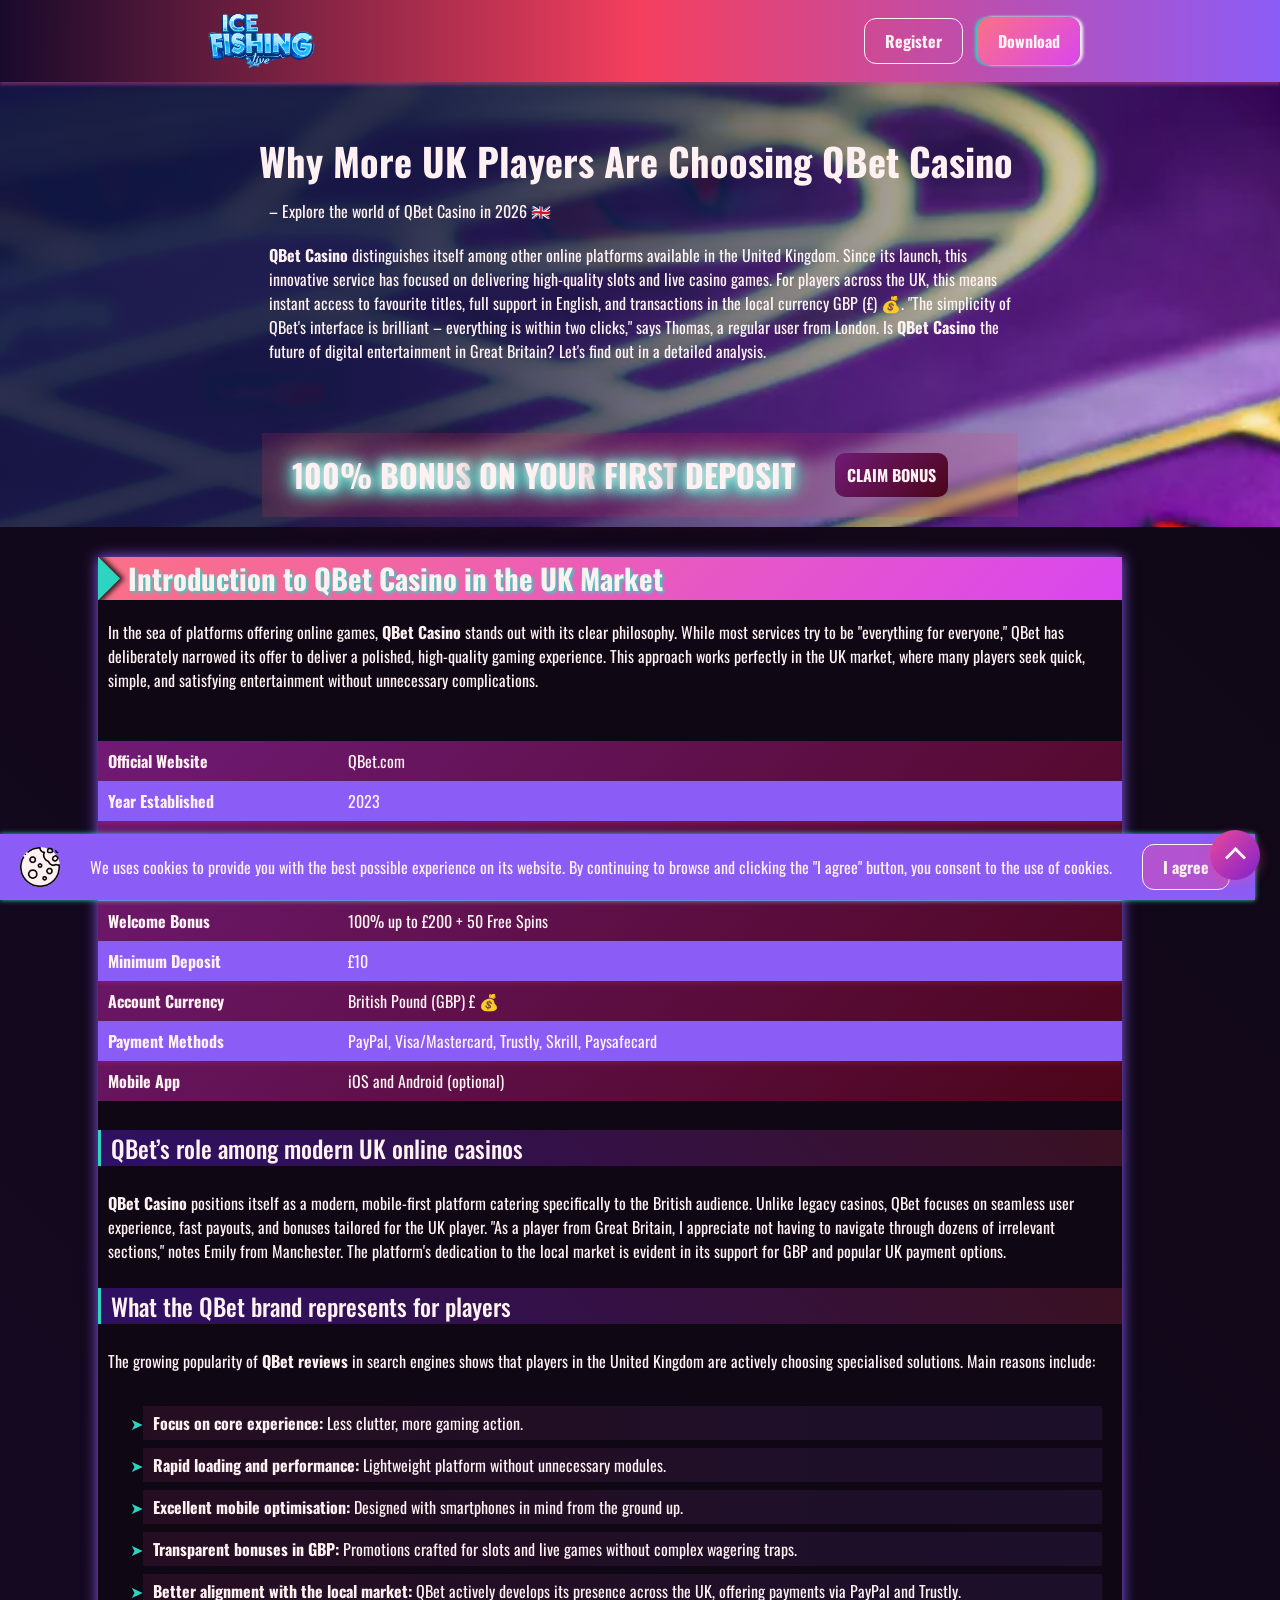
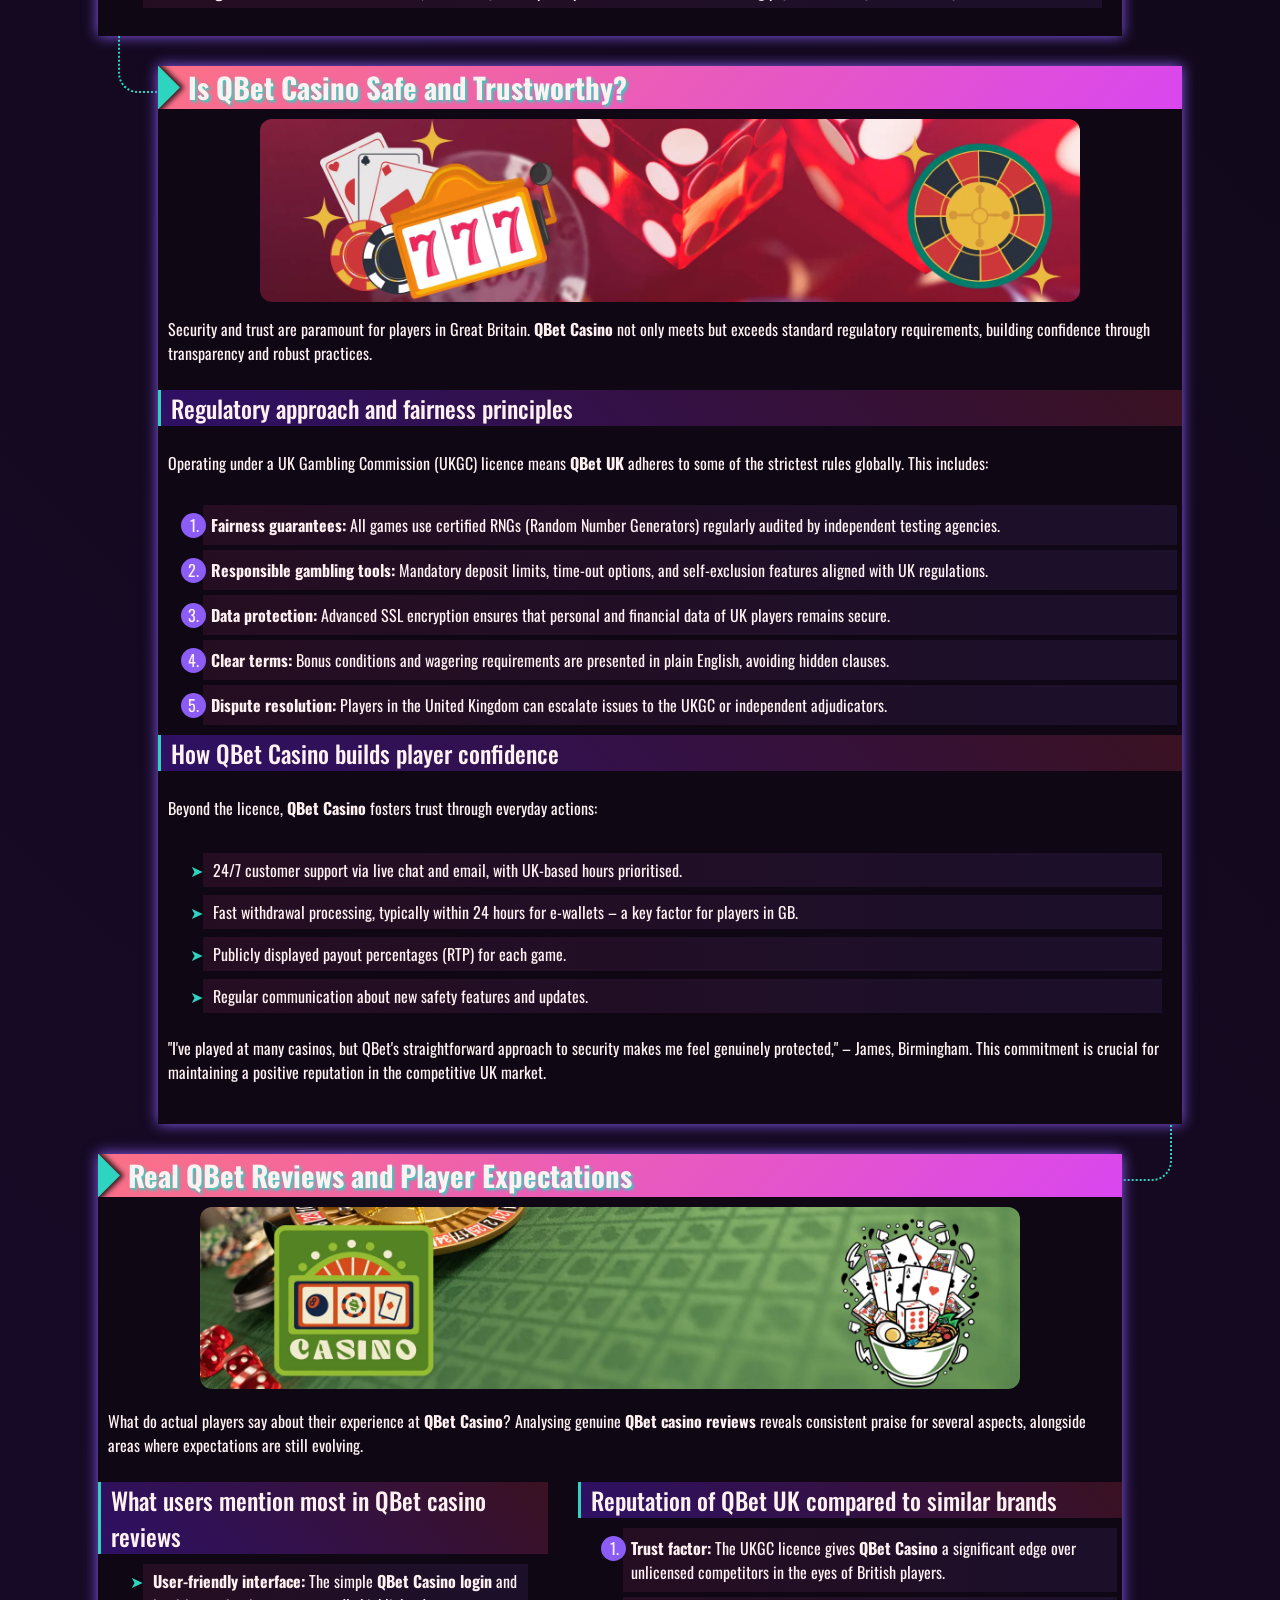
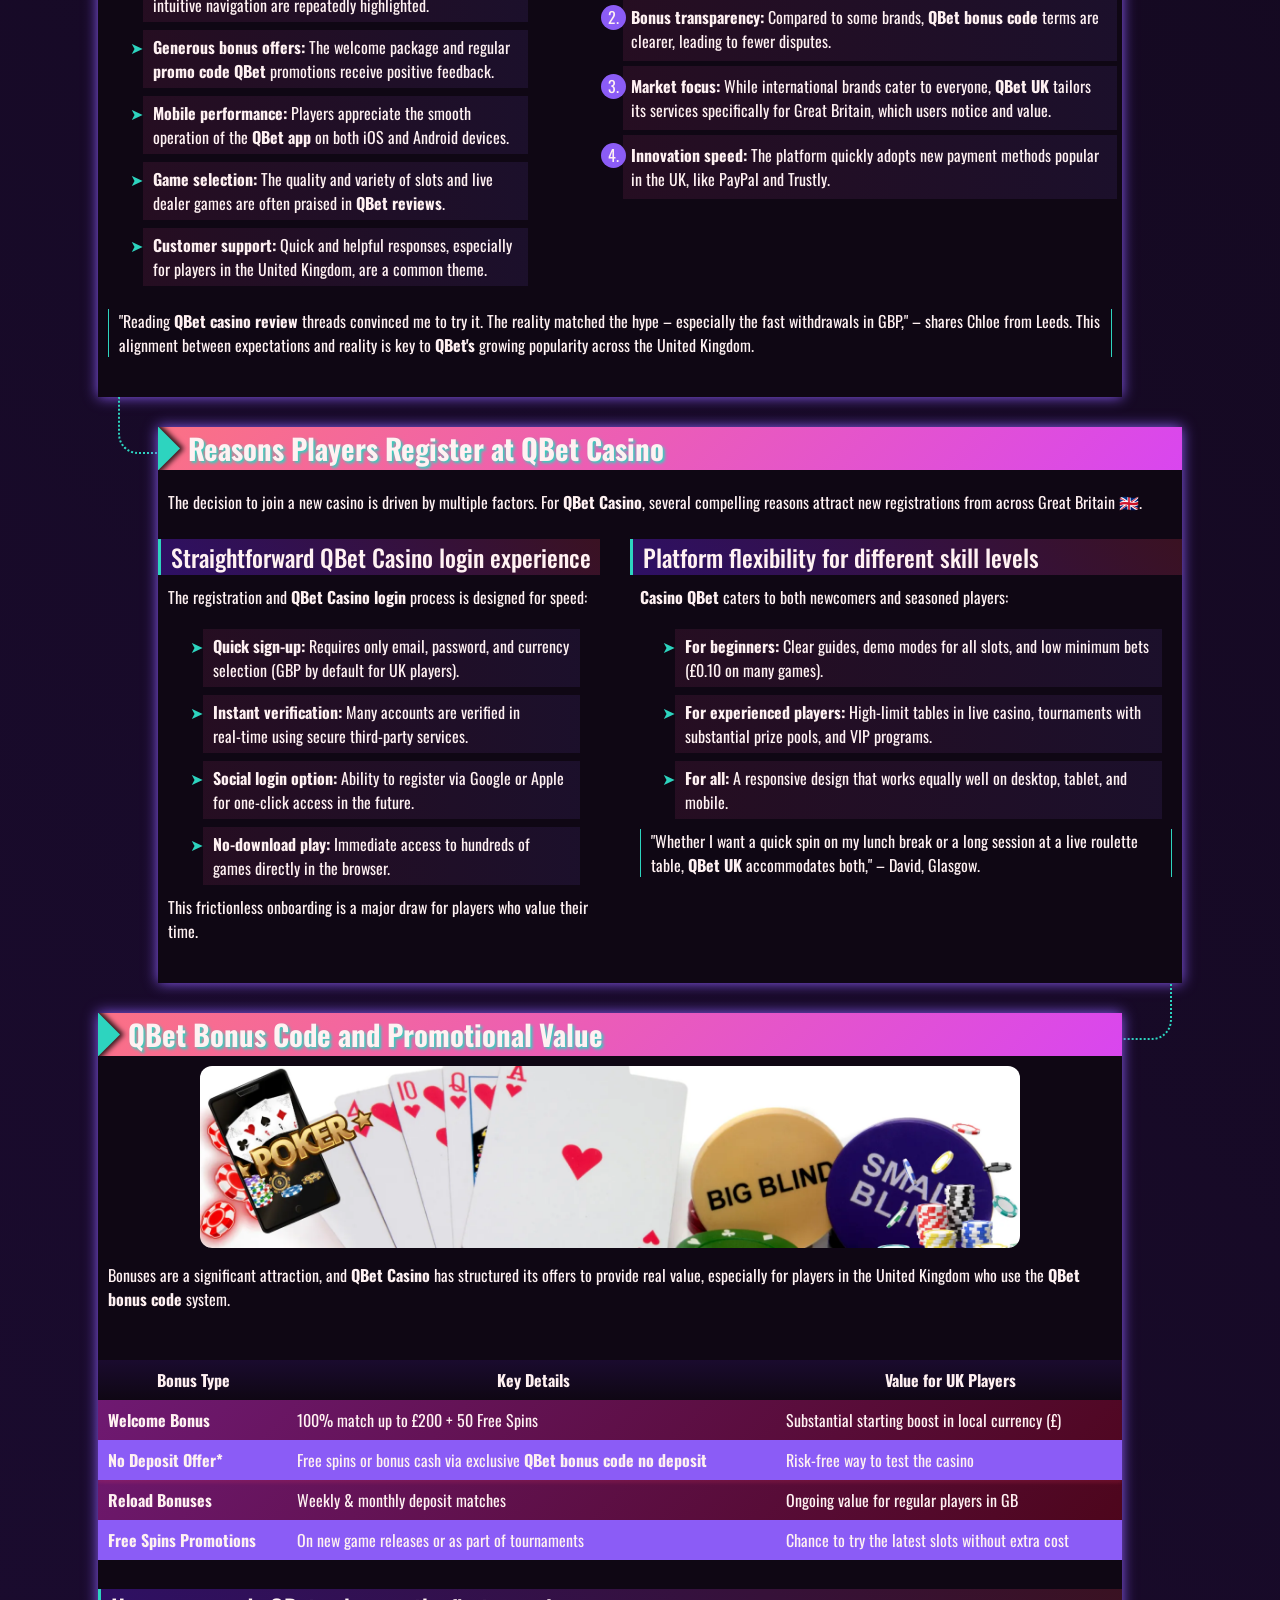
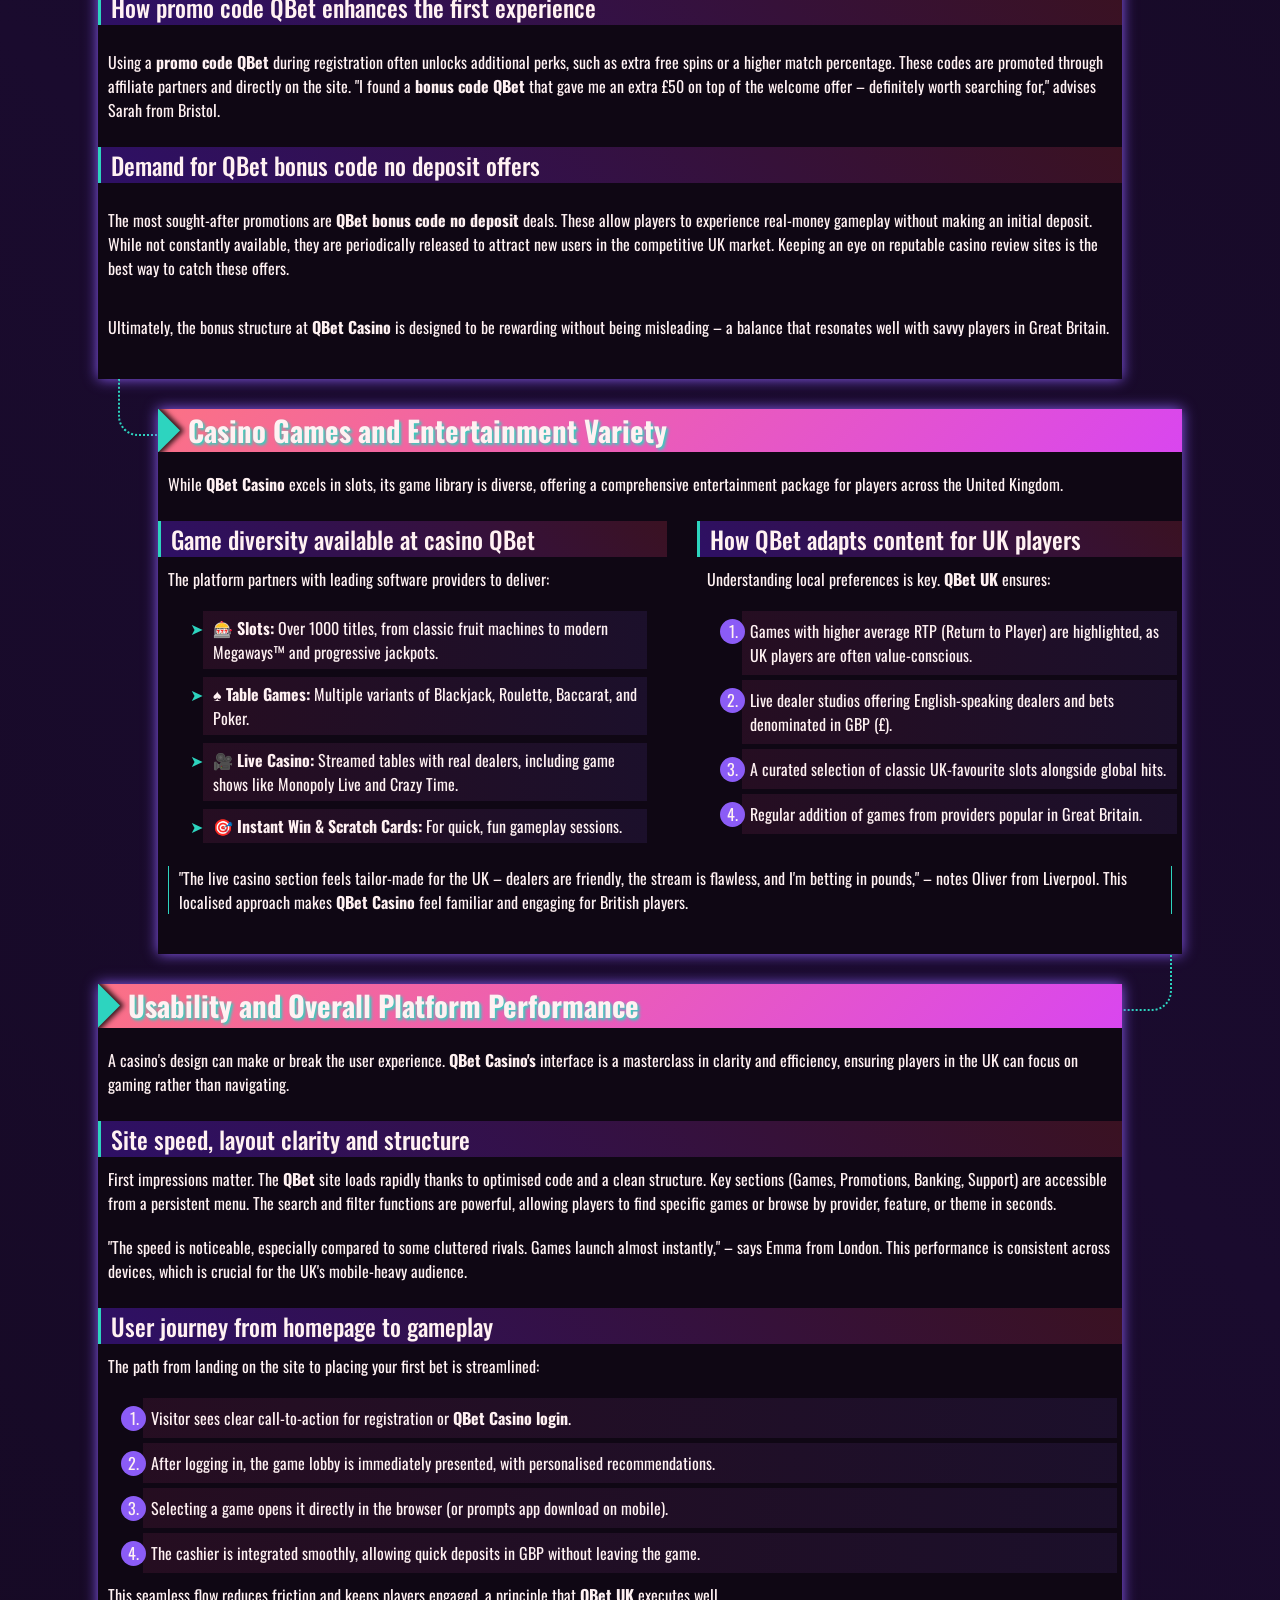
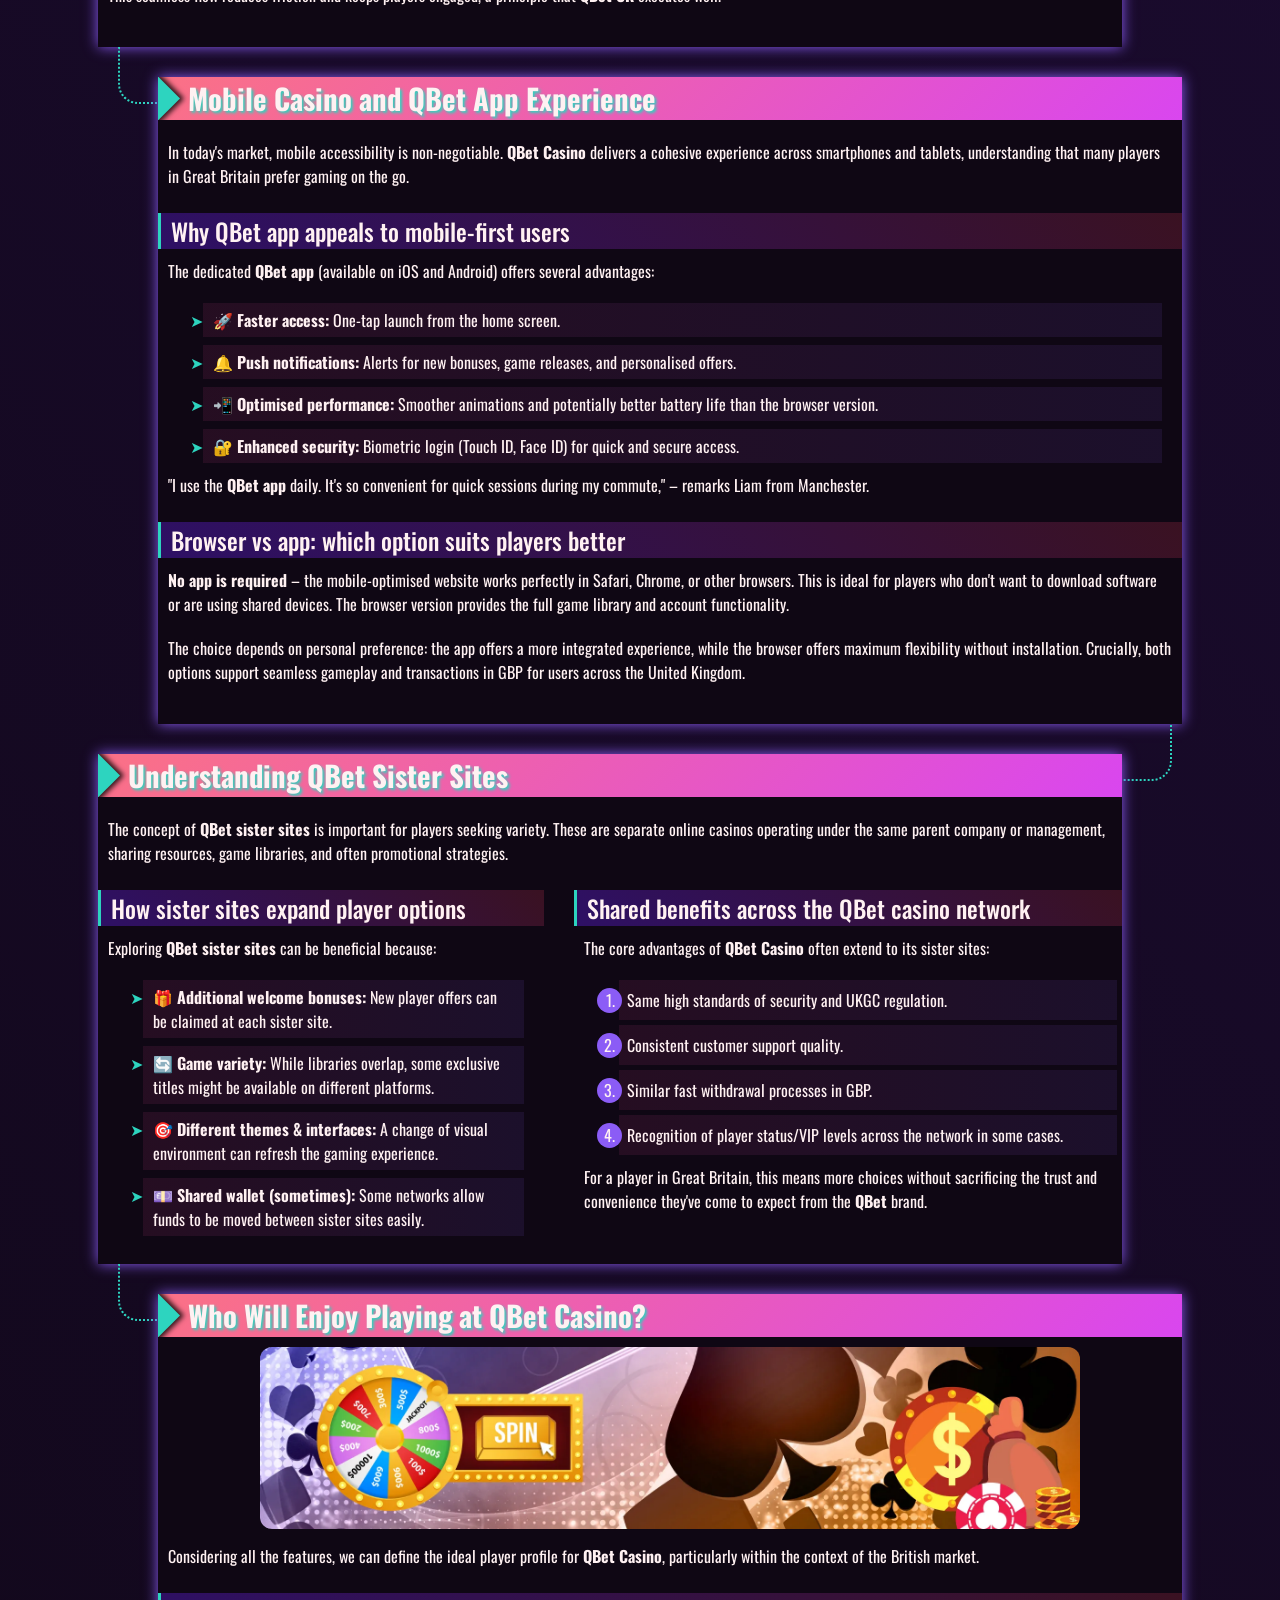
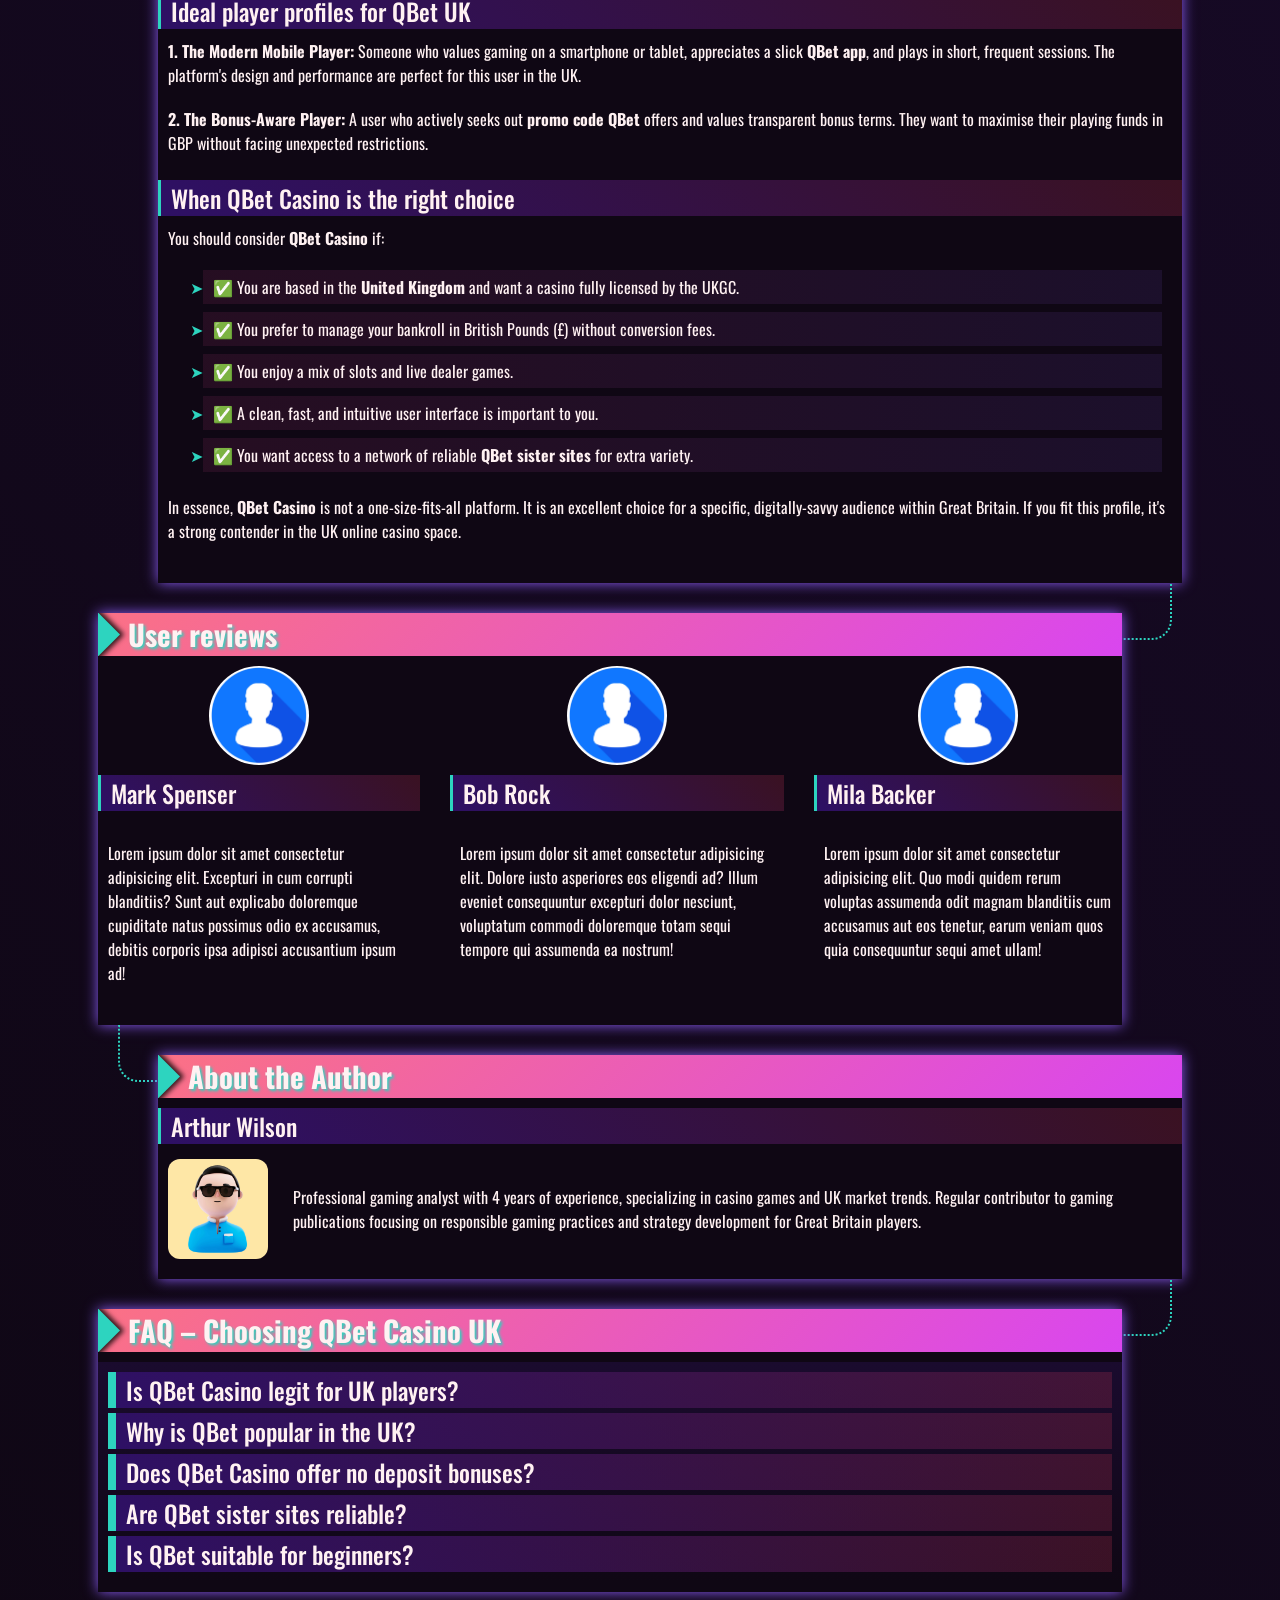
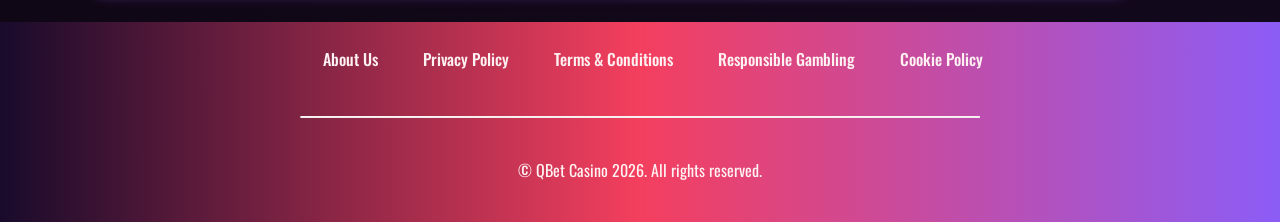
<file: index.html>
<!DOCTYPE html>
<html lang="en">

<head>
    <meta charset="UTF-8">
    <meta name="viewport" content="width=device-width, initial-scale=1.0">
    <link rel="stylesheet" href="style.css">
    <link rel="shortcut icon" href="favicon.ico" type="image/x-icon">
    <title>Why QBet Casino UK Is Gaining Popularity Among Players</title>
    <meta name="description"
        content="Learn why QBet Casino UK stands out: player-focused design, bonus codes, mobile access, sister sites and trusted reviews.">
<meta name="googlebot" content="index, follow, noarchive, max-snippet:-1">
    <link rel="alternate" hreflang="en-GB" href="https://vanessaswhimsicalworld.co.uk/en-gb/">
    <link rel="alternate" hreflang="x-default" href="https://vanessaswhimsicalworld.co.uk/">
    <link rel="canonical" href="https://vanessaswhimsicalworld.co.uk/en-gb/">

    <meta property="og:type" content="website" />
    <meta property="og:title" content="Why QBet Casino UK Is Gaining Popularity Among Players" />
    <meta property="og:description"
        content="Learn why QBet Casino UK stands out: player-focused design, bonus codes, mobile access, sister sites and trusted reviews." />
    <meta property="og:url" content="https://vanessaswhimsicalworld.co.uk/" />
    <meta property="og:site_name" content="QBet Casino" />
    <meta property="og:image" content="https://vanessaswhimsicalworld.co.uk/img/1.webp" />
    <meta property="og:locale" content="en_GB" />

    <meta name="twitter:card" content="summary_large_image" />
    <meta name="twitter:title" content="Why QBet Casino UK Is Gaining Popularity Among Players" />
    <meta name="twitter:description"
        content="Learn why QBet Casino UK stands out: player-focused design, bonus codes, mobile access, sister sites and trusted reviews." />
    <meta name="twitter:image" content="https://vanessaswhimsicalworld.co.uk/img/1.webp" />

    <script type="application/ld+json">
    {
        "@context": "https://schema.org",
        "@type": "Article",
        "headline": "Why QBet Casino UK Is Gaining Popularity Among Players",
        "description": "Learn why QBet Casino UK stands out: player-focused design, bonus codes, mobile access, sister sites and trusted reviews.",
        "mainEntityOfPage": {
            "@type": "WebPage",
            "@id": "https://vanessaswhimsicalworld.co.uk/"
        },
        "author": {
            "@type": "Person",
            "name": "John Smith",
            "url": "https://vanessaswhimsicalworld.co.uk/"
        },
        "publisher": {
            "@type": "Organization",
            "name": "QBet Casino",
            "logo": {
                "@type": "ImageObject",
                "url": "https://vanessaswhimsicalworld.co.uk/img/logo.webp"
            }
        },
        "datePublished": "2026-01-22",
        "dateModified": "2026-01-22"
    }
    </script>

    <script type="application/ld+json">
    {
        "@context": "https://schema.org",
        "@type": "WebSite",
        "url": "https://vanessaswhimsicalworld.co.uk/",
        "name": "QBet Casino",
        "description": "QBet in the United Kingdom: gaming platform, bonuses, and comprehensive reviews.",
        "inLanguage": "en-GB"
    }
    </script>

    <script type="application/ld+json">
    {
        "@context": "https://schema.org",
        "@type": "BreadcrumbList",
        "itemListElement": [{
                "@type": "ListItem",
                "position": 1,
                "name": "Home",
                "item": "https://vanessaswhimsicalworld.co.uk/"
            },
            {
                "@type": "ListItem",
                "position": 2,
                "name": "🎰 +100%",
                "item": "https://vanessaswhimsicalworld.co.uk/"
            }
        ]
    }
    </script>

    <script type="application/ld+json">
    {
      "@context": "https://schema.org",
      "@type": "FAQPage",
      "mainEntity": [
        {
          "@type": "Question",
          "name": "Is QBet Casino legit for UK players?",
          "acceptedAnswer": {
            "@type": "Answer",
            "text": "Yes, QBet Casino operates legally in the UK under a licence from the UK Gambling Commission (UKGC), ensuring fair play and security for all players in Great Britain."
          }
        },
        {
          "@type": "Question",
          "name": "Why is QBet popular in the UK?",
          "acceptedAnswer": {
            "@type": "Answer",
            "text": "QBet Casino's focus on the UK market means tailored bonuses in GBP (£), local payment methods, and an intuitive mobile experience, making it a top choice for players across the United Kingdom."
          }
        },
        {
          "@type": "Question",
          "name": "Does QBet Casino offer no deposit bonuses?",
          "acceptedAnswer": {
            "@type": "Answer",
            "text": "QBet occasionally provides no deposit offers through exclusive bonus codes. Check the promotions page or trusted affiliate sites for the latest QBet bonus code no deposit opportunities."
          }
        },
        {
          "@type": "Question",
          "name": "Are QBet sister sites reliable?",
          "acceptedAnswer": {
            "@type": "Answer",
            "text": "Yes, QBet sister sites operate under the same stringent regulatory standards, offering a consistent and secure experience for UK players."
          }
        },
        {
          "@type": "Question",
          "name": "Is QBet suitable for beginners?",
          "acceptedAnswer": {
            "@type": "Answer",
            "text": "Absolutely. The straightforward QBet Casino login, clear interface, and helpful guides make casino QBet an excellent starting point for new players in the UK."
          }
        }
      ]
    }
    </script>
</head>

<body>
    <header>
        <div class="logo">
            <a href="/"><img src="./img/logo.webp" alt="QBet Casino logo" width="140" height="70"></a>
        </div>
        <div class="header-btn">
            <a href="/play/" rel="nofollow" content="noindex" class="h-violet-btn">Register</a>
            <a href="/play/" rel="nofollow" content="noindex" class="h-accent-btn">Download</a>
        </div>
    </header>

    <main>
        <div class="promo">
            <div class="promo-l ">
                <h1>Why More UK Players Are Choosing QBet Casino</h1>
                <p class="txt">
                    – Explore the world of QBet Casino in 2026 🇬🇧
                </p>
                <p class="txt">
                    <strong>QBet Casino</strong> distinguishes itself among other online platforms available in the
                    United Kingdom. Since its launch, this innovative service has focused on delivering high-quality
                    slots and live casino games. For players across the UK, this means instant access to favourite
                    titles, full support in English, and transactions in the local currency GBP (£) 💰. "The simplicity
                    of QBet's interface is brilliant – everything is within two clicks," says Thomas, a regular user
                    from London. Is <strong>QBet Casino</strong> the future of digital entertainment in Great Britain?
                    Let's find out in a detailed analysis.
                </p>
            </div>

            <div class="promo-gift">
                <p class="txt-accent">
                    <span class="fast-flicker">100% bonus</span> on your <span class="flicker">first</span> deposit
                </p>

                <a href="/play/" rel="nofollow" content="noindex" class="btn-accent">Claim Bonus</a>
            </div>
        </div>

        <div class="wrapper">

            <div class="container" id="">
                <div class="container__header">
                    <h2>Introduction to QBet Casino in the UK Market</h2>
                </div>
                <div class="container__body">
                    <p class="txt">
                        In the sea of platforms offering online games, <strong>QBet Casino</strong> stands out with its
                        clear philosophy. While most services try to be "everything for everyone," QBet has deliberately
                        narrowed its offer to deliver a polished, high-quality gaming experience. This approach works
                        perfectly in the UK market, where many players seek quick, simple, and satisfying entertainment
                        without unnecessary complications.
                    </p>
                    <div class="table-wrapper">
                        <table>
                            <tbody>
                                <tr>
                                    <td class="row-title">Official Website</td>
                                    <td>QBet.com</td>
                                </tr>
                                <tr>
                                    <td class="row-title">Year Established</td>
                                    <td>2023</td>
                                </tr>
                                <tr>
                                    <td class="row-title">Licence</td>
                                    <td>UK Gambling Commission (UKGC) #39482</td>
                                </tr>
                                <tr>
                                    <td class="row-title">Game Providers</td>
                                    <td>NetEnt, Play'n GO, Pragmatic Play, Evolution Gaming, Big Time Gaming</td>
                                </tr>
                                <tr>
                                    <td class="row-title">Welcome Bonus</td>
                                    <td>100% up to £200 + 50 Free Spins</td>
                                </tr>
                                <tr>
                                    <td class="row-title">Minimum Deposit</td>
                                    <td>£10</td>
                                </tr>
                                <tr>
                                    <td class="row-title">Account Currency</td>
                                    <td>British Pound (GBP) £ 💰</td>
                                </tr>
                                <tr>
                                    <td class="row-title">Payment Methods</td>
                                    <td>PayPal, Visa/Mastercard, Trustly, Skrill, Paysafecard</td>
                                </tr>
                                <tr>
                                    <td class="row-title">Mobile App</td>
                                    <td>iOS and Android (optional)</td>
                                </tr>
                            </tbody>
                        </table>
                    </div>
                    <h3>QBet’s role among modern UK online casinos</h3>
                    <p class="txt">
                        <strong>QBet Casino</strong> positions itself as a modern, mobile-first platform catering
                        specifically to the British audience. Unlike legacy casinos, QBet focuses on seamless user
                        experience, fast payouts, and bonuses tailored for the UK player. "As a player from Great
                        Britain, I
                        appreciate not having to navigate through dozens of irrelevant sections," notes Emily from
                        Manchester. The platform's dedication to the local market is evident in its support for GBP and
                        popular UK payment options.
                    </p>
                    <h3>What the QBet brand represents for players</h3>
                    <p class="txt">
                        The growing popularity of <strong>QBet reviews</strong> in search engines shows that players in
                        the
                        United Kingdom are actively choosing specialised solutions. Main reasons include:
                    </p>
                    <ul class="item-list">
                        <li><strong>Focus on core experience:</strong> Less clutter, more gaming action.</li>
                        <li><strong>Rapid loading and performance:</strong> Lightweight platform without unnecessary
                            modules.</li>
                        <li><strong>Excellent mobile optimisation:</strong> Designed with smartphones in mind from
                            the
                            ground up.</li>
                        <li><strong>Transparent bonuses in GBP:</strong> Promotions crafted for slots and live games
                            without complex wagering traps.</li>
                        <li><strong>Better alignment with the local market:</strong> QBet actively develops its
                            presence across the UK, offering payments via PayPal and Trustly.</li>
                    </ul>
                </div>
            </div>

            <div class="container" id="inscription">
                <div class="container__header">
                    <h2>Is QBet Casino Safe and Trustworthy?</h2>
                </div>
                <div class="container__body">
                    <div class="img">
                        <img src="./img/2.webp" alt="QBet Casino Registration" width="1000" height="800">
                    </div>
                    <p class="txt">
                        Security and trust are paramount for players in Great Britain. <strong>QBet Casino</strong> not
                        only
                        meets but exceeds standard regulatory requirements, building confidence through transparency and
                        robust practices.
                    </p>
                    <h3>Regulatory approach and fairness principles</h3>
                    <p class="txt">
                        Operating under a UK Gambling Commission (UKGC) licence means <strong>QBet UK</strong> adheres
                        to
                        some of the strictest rules globally. This includes:
                    </p>
                    <ol>
                        <li><strong>Fairness guarantees:</strong> All games use certified RNGs (Random Number
                            Generators)
                            regularly audited by independent testing agencies.</li>
                        <li><strong>Responsible gambling tools:</strong> Mandatory deposit limits, time‑out options, and
                            self‑exclusion features aligned with UK regulations.</li>
                        <li><strong>Data protection:</strong> Advanced SSL encryption ensures that personal and
                            financial
                            data of UK players remains secure.</li>
                        <li><strong>Clear terms:</strong> Bonus conditions and wagering requirements are presented in
                            plain
                            English, avoiding hidden clauses.</li>
                        <li><strong>Dispute resolution:</strong> Players in the United Kingdom can escalate issues to
                            the
                            UKGC or independent adjudicators.</li>
                    </ol>
                    <h3>How QBet Casino builds player confidence</h3>
                    <p class="txt">
                        Beyond the licence, <strong>QBet Casino</strong> fosters trust through everyday actions:
                    </p>
                    <ul>
                        <li> 24/7 customer support via live chat and email, with UK‑based hours prioritised.</li>
                        <li> Fast withdrawal processing, typically within 24 hours for e‑wallets – a key factor for
                            players
                            in GB.</li>
                        <li> Publicly displayed payout percentages (RTP) for each game.</li>
                        <li> Regular communication about new safety features and updates.</li>
                    </ul>
                    <p class="txt">
                        "I've played at many casinos, but QBet's straightforward approach to security makes me feel
                        genuinely protected," – James, Birmingham. This commitment is crucial for maintaining a positive
                        reputation in the competitive UK market.
                    </p>
                </div>
            </div>

            <div class="container" id="review">
                <div class="container__header">
                    <h2>Real QBet Reviews and Player Expectations</h2>
                </div>
                <div class="img">
                    <img src="./img/1.webp" alt="QBet Casino Bonus" width="1000" height="800">
                </div>
                <div class="container__body">
                    <p class="txt">
                        What do actual players say about their experience at <strong>QBet Casino</strong>? Analysing
                        genuine
                        <strong>QBet casino reviews</strong> reveals consistent praise for several aspects, alongside
                        areas
                        where expectations are still evolving.
                    </p>
                    <div class="comparison-list">
                        <div>
                            <h3>What users mention most in QBet casino reviews</h3>
                            <ul>
                                <li><strong>User‑friendly interface:</strong> The simple <strong>QBet Casino
                                        login</strong>
                                    and intuitive navigation are repeatedly highlighted.</li>
                                <li><strong>Generous bonus offers:</strong> The welcome package and regular
                                    <strong>promo
                                        code QBet</strong> promotions receive positive feedback.
                                </li>
                                <li><strong>Mobile performance:</strong> Players appreciate the smooth operation of the
                                    <strong>QBet app</strong> on both iOS and Android devices.
                                </li>
                                <li><strong>Game selection:</strong> The quality and variety of slots and live dealer
                                    games
                                    are often praised in <strong>QBet reviews</strong>.</li>
                                <li><strong>Customer support:</strong> Quick and helpful responses, especially for
                                    players
                                    in the United Kingdom, are a common theme.</li>
                            </ul>
                        </div>
                        <div>
                            <h3>Reputation of QBet UK compared to similar brands</h3>
                            <ol>
                                <li><strong>Trust factor:</strong> The UKGC licence gives <strong>QBet Casino</strong> a
                                    significant edge over unlicensed competitors in the eyes of British players.</li>
                                <li><strong>Bonus transparency:</strong> Compared to some brands, <strong>QBet bonus
                                        code</strong> terms are clearer, leading to fewer disputes.</li>
                                <li><strong>Market focus:</strong> While international brands cater to everyone,
                                    <strong>QBet UK</strong> tailors its services specifically for Great Britain, which
                                    users notice and value.
                                </li>
                                <li><strong>Innovation speed:</strong> The platform quickly adopts new payment methods
                                    popular in the UK, like PayPal and Trustly.</li>
                            </ol>
                        </div>
                    </div>
                    <p class="txt quote">
                        "Reading <strong>QBet casino review</strong> threads convinced me to try it. The reality matched
                        the
                        hype – especially the fast withdrawals in GBP," – shares Chloe from Leeds. This alignment
                        between
                        expectations and reality is key to <strong>QBet's</strong> growing popularity across the United
                        Kingdom.
                    </p>
                </div>
            </div>
            <div class="container" id="games">
                <div class="container__header">
                    <h2>Reasons Players Register at QBet Casino</h2>
                </div>
                <div class="container__body">
                    <p class="txt">
                        The decision to join a new casino is driven by multiple factors. For <strong>QBet
                            Casino</strong>,
                        several compelling reasons attract new registrations from across Great Britain 🇬🇧.
                    </p>
                    <div class="comparison-list">
                        <div>
                            <h3>Straightforward QBet Casino login experience</h3>
                            <p class="txt">
                                The registration and <strong>QBet Casino login</strong> process is designed for speed:
                            </p>
                            <ul>
                                <li><strong>Quick sign‑up:</strong> Requires only email, password, and currency
                                    selection
                                    (GBP by default for UK players).</li>
                                <li><strong>Instant verification:</strong> Many accounts are verified in real‑time using
                                    secure third‑party services.</li>
                                <li><strong>Social login option:</strong> Ability to register via Google or Apple for
                                    one‑click access in the future.</li>
                                <li><strong>No‑download play:</strong> Immediate access to hundreds of games directly in
                                    the
                                    browser.</li>
                            </ul>
                            <p class="txt">
                                This frictionless onboarding is a major draw for players who value their time.
                            </p>
                        </div>
                        <div>
                            <h3>Platform flexibility for different skill levels</h3>
                            <p class="txt">
                                <strong>Casino QBet</strong> caters to both newcomers and seasoned players:
                            </p>
                            <ul>
                                <li><strong>For beginners:</strong> Clear guides, demo modes for all slots, and low
                                    minimum
                                    bets (£0.10 on many games).</li>
                                <li><strong>For experienced players:</strong> High‑limit tables in live casino,
                                    tournaments
                                    with substantial prize pools, and VIP programs.</li>
                                <li><strong>For all:</strong> A responsive design that works equally well on desktop,
                                    tablet, and mobile.</li>
                            </ul>
                            <p class="txt quote">
                                "Whether I want a quick spin on my lunch break or a long session at a live roulette
                                table,
                                <strong>QBet UK</strong> accommodates both," – David, Glasgow.
                            </p>
                        </div>
                    </div>
                </div>
            </div>
            <div class="container" id="bonus">
                <div class="container__header">
                    <h2>QBet Bonus Code and Promotional Value</h2>
                </div>
                <div class="container__body">
                    <div class="img">
                        <img src="./img/3.webp" alt="QBet Bonus Code and Promotional Value" width="1000" height="800">
                    </div>
                    <p class="txt">
                        Bonuses are a significant attraction, and <strong>QBet Casino</strong> has structured its offers
                        to
                        provide real value, especially for players in the United Kingdom who use the <strong>QBet bonus
                            code</strong> system.
                    </p>
                    <div class="table-wrapper">
                        <table>
                            <thead>
                                <tr>
                                    <th>Bonus Type</th>
                                    <th>Key Details</th>
                                    <th>Value for UK Players</th>
                                </tr>
                            </thead>
                            <tbody>
                                <tr>
                                    <td class="row-title">Welcome Bonus</td>
                                    <td>100% match up to £200 + 50 Free Spins</td>
                                    <td>Substantial starting boost in local currency (£)</td>
                                </tr>
                                <tr>
                                    <td class="row-title">No Deposit Offer*</td>
                                    <td>Free spins or bonus cash via exclusive <strong>QBet bonus code no
                                            deposit</strong>
                                    </td>
                                    <td>Risk‑free way to test the casino</td>
                                </tr>
                                <tr>
                                    <td class="row-title">Reload Bonuses</td>
                                    <td>Weekly & monthly deposit matches</td>
                                    <td>Ongoing value for regular players in GB</td>
                                </tr>
                                <tr>
                                    <td class="row-title">Free Spins Promotions</td>
                                    <td>On new game releases or as part of tournaments</td>
                                    <td>Chance to try the latest slots without extra cost</td>
                                </tr>
                            </tbody>
                        </table>
                    </div>
                    <h3>How promo code QBet enhances the first experience</h3>
                    <p class="txt">
                        Using a <strong>promo code QBet</strong> during registration often unlocks additional perks,
                        such as
                        extra free spins or a higher match percentage. These codes are promoted through affiliate
                        partners
                        and directly on the site. "I found a <strong>bonus code QBet</strong> that gave me an extra £50
                        on
                        top of the welcome offer – definitely worth searching for," advises Sarah from Bristol.
                    </p>
                    <h3>Demand for QBet bonus code no deposit offers</h3>
                    <p class="txt">
                        The most sought‑after promotions are <strong>QBet bonus code no deposit</strong> deals. These
                        allow
                        players to experience real‑money gameplay without making an initial deposit. While not
                        constantly
                        available, they are periodically released to attract new users in the competitive UK market.
                        Keeping
                        an eye on reputable casino review sites is the best way to catch these offers.
                    </p>
                    <p class="txt">
                        Ultimately, the bonus structure at <strong>QBet Casino</strong> is designed to be rewarding
                        without
                        being misleading – a balance that resonates well with savvy players in Great Britain.
                    </p>
                </div>
            </div>

            <div class="container" id="conseils">
                <div class="container__header">
                    <h2>Casino Games and Entertainment Variety</h2>
                </div>
                <div class="container__body">
                    <p class="txt">
                        While <strong>QBet Casino</strong> excels in slots, its game library is diverse, offering a
                        comprehensive entertainment package for players across the United Kingdom.
                    </p>
                    <div class="comparison-list">
                        <div>
                            <h3>Game diversity available at casino QBet</h3>
                            <p class="txt">
                                The platform partners with leading software providers to deliver:
                            </p>
                            <ul>
                                <li>🎰 <strong>Slots:</strong> Over 1000 titles, from classic fruit machines to modern
                                    Megaways™ and progressive jackpots.</li>
                                <li>♠️ <strong>Table Games:</strong> Multiple variants of Blackjack, Roulette, Baccarat,
                                    and
                                    Poker.</li>
                                <li>🎥 <strong>Live Casino:</strong> Streamed tables with real dealers, including game
                                    shows
                                    like Monopoly Live and Crazy Time.</li>
                                <li>🎯 <strong>Instant Win & Scratch Cards:</strong> For quick, fun gameplay sessions.
                                </li>
                            </ul>
                        </div>
                        <div>
                            <h3>How QBet adapts content for UK players</h3>
                            <p class="txt">
                                Understanding local preferences is key. <strong>QBet UK</strong> ensures:
                            </p>
                            <ol>
                                <li>Games with higher average RTP (Return to Player) are highlighted, as UK players are
                                    often value‑conscious.</li>
                                <li>Live dealer studios offering English‑speaking dealers and bets denominated in GBP
                                    (£).
                                </li>
                                <li>A curated selection of classic UK‑favourite slots alongside global hits.</li>
                                <li>Regular addition of games from providers popular in Great Britain.</li>
                            </ol>
                        </div>
                    </div>
                    <p class="txt quote">
                        "The live casino section feels tailor‑made for the UK – dealers are friendly, the stream is
                        flawless, and I'm betting in pounds," – notes Oliver from Liverpool. This localised approach
                        makes
                        <strong>QBet Casino</strong> feel familiar and engaging for British players.
                    </p>
                </div>
            </div>

            <div class="container" id="mobile">
                <div class="container__header">
                    <h2>Usability and Overall Platform Performance</h2>
                </div>
                <div class="container__body">
                    <p class="txt">
                        A casino's design can make or break the user experience. <strong>QBet Casino's</strong>
                        interface is
                        a masterclass in clarity and efficiency, ensuring players in the UK can focus on gaming rather
                        than
                        navigating.
                    </p>
                    <div>
                        <h3>Site speed, layout clarity and structure</h3>
                        <p class="txt">
                            First impressions matter. The <strong>QBet</strong> site loads rapidly thanks to optimised
                            code and a clean structure. Key sections (Games, Promotions, Banking, Support) are
                            accessible from a persistent menu. The search and filter functions are powerful, allowing
                            players to find specific games or browse by provider, feature, or theme in seconds.
                        </p>
                        <p class="txt">
                            "The speed is noticeable, especially compared to some cluttered rivals. Games launch almost
                            instantly," – says Emma from London. This performance is consistent across devices, which is
                            crucial for the UK's mobile‑heavy audience.
                        </p>
                    </div>
                    <div>
                        <h3>User journey from homepage to gameplay</h3>
                        <p class="txt">
                            The path from landing on the site to placing your first bet is streamlined:
                        </p>
                        <ol>
                            <li>Visitor sees clear call‑to‑action for registration or <strong>QBet Casino
                                    login</strong>.</li>
                            <li>After logging in, the game lobby is immediately presented, with personalised
                                recommendations.</li>
                            <li>Selecting a game opens it directly in the browser (or prompts app download on mobile).
                            </li>
                            <li>The cashier is integrated smoothly, allowing quick deposits in GBP without leaving the
                                game.</li>
                        </ol>
                        <p class="txt">
                            This seamless flow reduces friction and keeps players engaged, a principle that <strong>QBet
                                UK</strong> executes well.
                        </p>
                    </div>
                </div>

            </div>

            <div class="container" id="demo">
                <div class="container__header">
                    <h2>Mobile Casino and QBet App Experience</h2>
                </div>
                <div class="container__body">
                    <p class="txt">
                        In today's market, mobile accessibility is non‑negotiable. <strong>QBet Casino</strong> delivers
                        a
                        cohesive experience across smartphones and tablets, understanding that many players in Great
                        Britain
                        prefer gaming on the go.
                    </p>
                    <div>
                        <h3>Why QBet app appeals to mobile‑first users</h3>
                        <p class="txt">
                            The dedicated <strong>QBet app</strong> (available on iOS and Android) offers several
                            advantages:
                        </p>
                        <ul>
                            <li>🚀 <strong>Faster access:</strong> One‑tap launch from the home screen.</li>
                            <li>🔔 <strong>Push notifications:</strong> Alerts for new bonuses, game releases, and
                                personalised offers.</li>
                            <li>📲 <strong>Optimised performance:</strong> Smoother animations and potentially better
                                battery life than the browser version.</li>
                            <li>🔐 <strong>Enhanced security:</strong> Biometric login (Touch ID, Face ID) for quick and
                                secure access.</li>
                        </ul>
                        <p class="txt">
                            "I use the <strong>QBet app</strong> daily. It's so convenient for quick sessions during my
                            commute," – remarks Liam from Manchester.
                        </p>
                    </div>
                    <div>
                        <h3>Browser vs app: which option suits players better</h3>
                        <p class="txt">
                            <strong>No app is required</strong> – the mobile‑optimised website works perfectly in
                            Safari, Chrome, or other browsers. This is ideal for players who don't want to download
                            software or are using shared devices. The browser version provides the full game library and
                            account functionality.
                        </p>
                        <p class="txt">
                            The choice depends on personal preference: the app offers a more integrated experience,
                            while the browser offers maximum flexibility without installation. Crucially, both options
                            support seamless gameplay and transactions in GBP for users across the United Kingdom.
                        </p>
                    </div>
                </div>
            </div>

            <div class="container" id="deposit">
                <div class="container__header">
                    <h2>Understanding QBet Sister Sites</h2>
                </div>
                <div class="container__body">
                    <p class="txt">
                        The concept of <strong>QBet sister sites</strong> is important for players seeking variety.
                        These
                        are separate online casinos operating under the same parent company or management, sharing
                        resources, game libraries, and often promotional strategies.
                    </p>
                    <div class="comparison-list">
                        <div>
                            <h3>How sister sites expand player options</h3>
                            <p class="txt">
                                Exploring <strong>QBet sister sites</strong> can be beneficial because:
                            </p>
                            <ul>
                                <li>🎁 <strong>Additional welcome bonuses:</strong> New player offers can be claimed at
                                    each
                                    sister site.</li>
                                <li>🔄 <strong>Game variety:</strong> While libraries overlap, some exclusive titles
                                    might
                                    be available on different platforms.</li>
                                <li>🎯 <strong>Different themes & interfaces:</strong> A change of visual environment
                                    can
                                    refresh the gaming experience.</li>
                                <li>💷 <strong>Shared wallet (sometimes):</strong> Some networks allow funds to be moved
                                    between sister sites easily.</li>
                            </ul>
                        </div>
                        <div>
                            <h3>Shared benefits across the QBet casino network</h3>
                            <p class="txt">
                                The core advantages of <strong>QBet Casino</strong> often extend to its sister sites:
                            </p>
                            <ol>
                                <li>Same high standards of security and UKGC regulation.</li>
                                <li>Consistent customer support quality.</li>
                                <li>Similar fast withdrawal processes in GBP.</li>
                                <li>Recognition of player status/VIP levels across the network in some cases.</li>
                            </ol>
                            <p class="txt">
                                For a player in Great Britain, this means more choices without sacrificing the trust and
                                convenience they've come to expect from the <strong>QBet</strong> brand.
                            </p>
                        </div>
                    </div>
                </div>
            </div>

            <div class="container" id="withdrawal">
                <div class="container__header">
                    <h2>Who Will Enjoy Playing at QBet Casino?</h2>
                </div>
                <div class="container__body">
                    <div class="img">
                        <img src="./img/4.webp" alt="Who Will Enjoy Playing at QBet Casino?" width="1000" height="800">
                    </div>
                    <p class="txt">
                        Considering all the features, we can define the ideal player profile for <strong>QBet
                            Casino</strong>, particularly within the context of the British market.
                    </p>
                    <div>
                        <h3>Ideal player profiles for QBet UK</h3>
                        <p class="txt">
                            <strong>1. The Modern Mobile Player:</strong> Someone who values gaming on a smartphone or
                            tablet, appreciates a slick <strong>QBet app</strong>, and plays in short, frequent
                            sessions. The platform's design and performance are perfect for this user in the UK.
                        </p>
                        <p class="txt">
                            <strong>2. The Bonus‑Aware Player:</strong> A user who actively seeks out <strong>promo code
                                QBet</strong> offers and values transparent bonus terms. They want to maximise their
                            playing funds in GBP without facing unexpected restrictions.
                        </p>
                    </div>
                    <div>
                        <h3>When QBet Casino is the right choice</h3>
                        <p class="txt">
                            You should consider <strong>QBet Casino</strong> if:
                        </p>
                        <ul>
                            <li>✅ You are based in the <strong>United Kingdom</strong> and want a casino fully licensed
                                by the UKGC.</li>
                            <li>✅ You prefer to manage your bankroll in British Pounds (£) without conversion fees.</li>
                            <li>✅ You enjoy a mix of slots and live dealer games.</li>
                            <li>✅ A clean, fast, and intuitive user interface is important to you.</li>
                            <li>✅ You want access to a network of reliable <strong>QBet sister sites</strong> for extra
                                variety.</li>
                        </ul>
                    </div>
                    <p class="txt">
                        In essence, <strong>QBet Casino</strong> is not a one‑size‑fits‑all platform. It is an excellent
                        choice for a specific, digitally‑savvy audience within Great Britain. If you fit this profile,
                        it's
                        a strong contender in the UK online casino space.
                    </p>
                </div>
            </div>

            <div class="container" id="user-reviews">
                <div class="container__header">
                    <h2>User reviews</h2>
                </div>
                <div class="container__body">
                    <div class="comparison-list">
                        <div class="rewiev-item">
                            <img src="./img/user.webp" alt="User1" class="user-img">
                            <h3>Mark Spenser</h3>
                            <p class="txt">Lorem ipsum dolor sit amet consectetur adipisicing elit. Excepturi in cum
                                corrupti blanditiis? Sunt aut explicabo doloremque cupiditate natus possimus odio ex
                                accusamus, debitis corporis ipsa adipisci accusantium ipsum ad!</p>
                        </div>
                        <div class="rewiev-item">
                            <img src="./img/user.webp" alt="user2" class="user-img">
                            <h3>Bob Rock</h3>
                            <p class="txt">Lorem ipsum dolor sit amet consectetur adipisicing elit. Dolore iusto
                                asperiores eos eligendi ad? Illum eveniet consequuntur excepturi dolor nesciunt,
                                voluptatum commodi doloremque totam sequi tempore qui assumenda ea nostrum!
                            </p>
                        </div>
                        <div class="rewiev-item">
                            <img src="./img/user.webp" alt="user3" class="user-img">
                            <h3>Mila Backer</h3>
                            <p class="txt">Lorem ipsum dolor sit amet consectetur adipisicing elit. Quo modi quidem
                                rerum voluptas assumenda odit magnam blanditiis cum accusamus aut eos tenetur, earum
                                veniam quos quia consequuntur sequi amet ullam!
                            </p>
                        </div>
                    </div>
                </div>
            </div>

            <div class="container" id="author">
                <div class="container__header">
                    <h2>About the Author</h2>
                </div>
                <div class="container__body">
                    <h3>Arthur Wilson</h3>
                    <div class="about-author">
                        <img src="./img/author.webp" alt="Author" class="author-img">
                        <p class="txt">Professional gaming analyst with 4 years of experience, specializing in casino
                            games
                            and UK market trends. Regular
                            contributor to gaming publications focusing on responsible gaming practices and strategy
                            development for Great Britain
                            players.</p>
                    </div>
                </div>
            </div>

            <div class="container" id="faq">
                <div class="container__header">
                    <h2>FAQ – Choosing QBet Casino UK</h2>
                </div>

                <div class="faq-content">
                    <details class="qa-content__item">
                        <summary>
                            <h3 class="qa-title">
                                Is QBet Casino legit for UK players?
                            </h3>
                        </summary>
                        <div class="qa-answaer">
                            Yes, absolutely. <strong>QBet Casino</strong> operates under a valid licence from the United
                            Kingdom Gambling Commission (UKGC), one of the most stringent regulators globally. This
                            ensures fair games, protection of player funds, and adherence to responsible gambling
                            standards for all users in Great Britain.
                        </div>
                    </details>

                    <details class="qa-content__item">
                        <summary>
                            <h3 class="qa-title">
                                Why is QBet popular in the UK?
                            </h3>
                        </summary>
                        <div class="qa-answaer">
                            <strong>QBet Casino</strong> has gained popularity in the <strong>UK</strong> due to its
                            focused approach on the local market. Key factors include: offering all transactions in GBP
                            (£), supporting UK‑favoured payment methods like PayPal, providing a superior mobile
                            experience via the <strong>QBet app</strong>, and maintaining transparent bonus terms.
                            Players in GB appreciate a platform that feels tailored to their needs.
                        </div>
                    </details>

                    <details class="qa-content__item">
                        <summary>
                            <h3 class="qa-title">
                                Does QBet Casino offer no deposit bonuses?
                            </h3>
                        </summary>
                        <div class="qa-answaer">
                            <strong>QBet Casino</strong> periodically releases <strong>no deposit bonus</strong> offers,
                            often accessible via a specific <strong>QBet bonus code no deposit</strong>. These
                            promotions provide free spins or a small amount of bonus cash without requiring an initial
                            deposit. They are ideal for new players in the United Kingdom to test the platform
                            risk‑free. Availability varies, so check the promotions page regularly.
                        </div>
                    </details>

                    <details class="qa-content__item">
                        <summary>
                            <h3 class="qa-title">
                                Are QBet sister sites reliable?
                            </h3>
                        </summary>
                        <div class="qa-answaer">
                            Yes, <strong>QBet sister sites</strong> are generally as reliable as the main <strong>QBet
                                Casino</strong> platform. They typically operate under the same or similar licences
                            (like the UKGC) and share the same commitment to security and fair play. For players across
                            the United Kingdom, this means you can explore different themed casinos within the network
                            with confidence, knowing your safety and rights are protected.
                        </div>
                    </details>

                    <details class="qa-content__item">
                        <summary>
                            <h3 class="qa-title">
                                Is QBet suitable for beginners?
                            </h3>
                        </summary>
                        <div class="qa-answaer">
                            Yes, <strong>QBet Casino</strong> is an excellent choice for beginners in the
                            <strong>UK</strong>. The registration and <strong>QBet Casino login</strong> process is
                            simple. The interface is clean and intuitive, preventing overwhelm. Most games offer a
                            "demo" or "play for fun" mode, allowing new players to learn rules without risking real
                            money. Furthermore, customer support is readily available to answer any questions from
                            newcomers in Great Britain.
                        </div>
                    </details>
                </div>
            </div>
        </div>
        <div class="top-btn">
            <a href="#"></a>
        </div>
        <input type="checkbox" id="cookie-check" class="cookie-checkbox" hidden>
        <div class="cookie-modal">
            <div class="icon">
                <img src="./img/cookie_icon.webp" alt="cookie icon">
            </div>
            <p class="txt">We uses cookies to provide you with the best possible experience on its
                website. By continuing to
                browse and clicking the "I agree" button, you consent to the use of cookies.</p>
            <label for="cookie-check" class="h-violet-btn agree">I agree</a>
        </div>
    </main>

    <footer>
        <ul class="f-nav">
            <li>
                <a href="/about-us/">About Us</a>
            </li>
            <li>
                <a href="/privacy-policy/">Privacy Policy</a>
            </li>
            <li>
                <a href="/terms-and-conditions/">Terms & Conditions</a>
            </li>
            <li>
                <a href="/responsible-gambling/">Responsible Gambling</a>
            </li>
            <li>
                <a href="/cookie-policy/">Cookie Policy</a>
            </li>
        </ul>


        <hr>

        <p class="txt">
            © QBet Casino 2026. All rights reserved.
        </p>
    </footer>
</body>

</html>
</file>
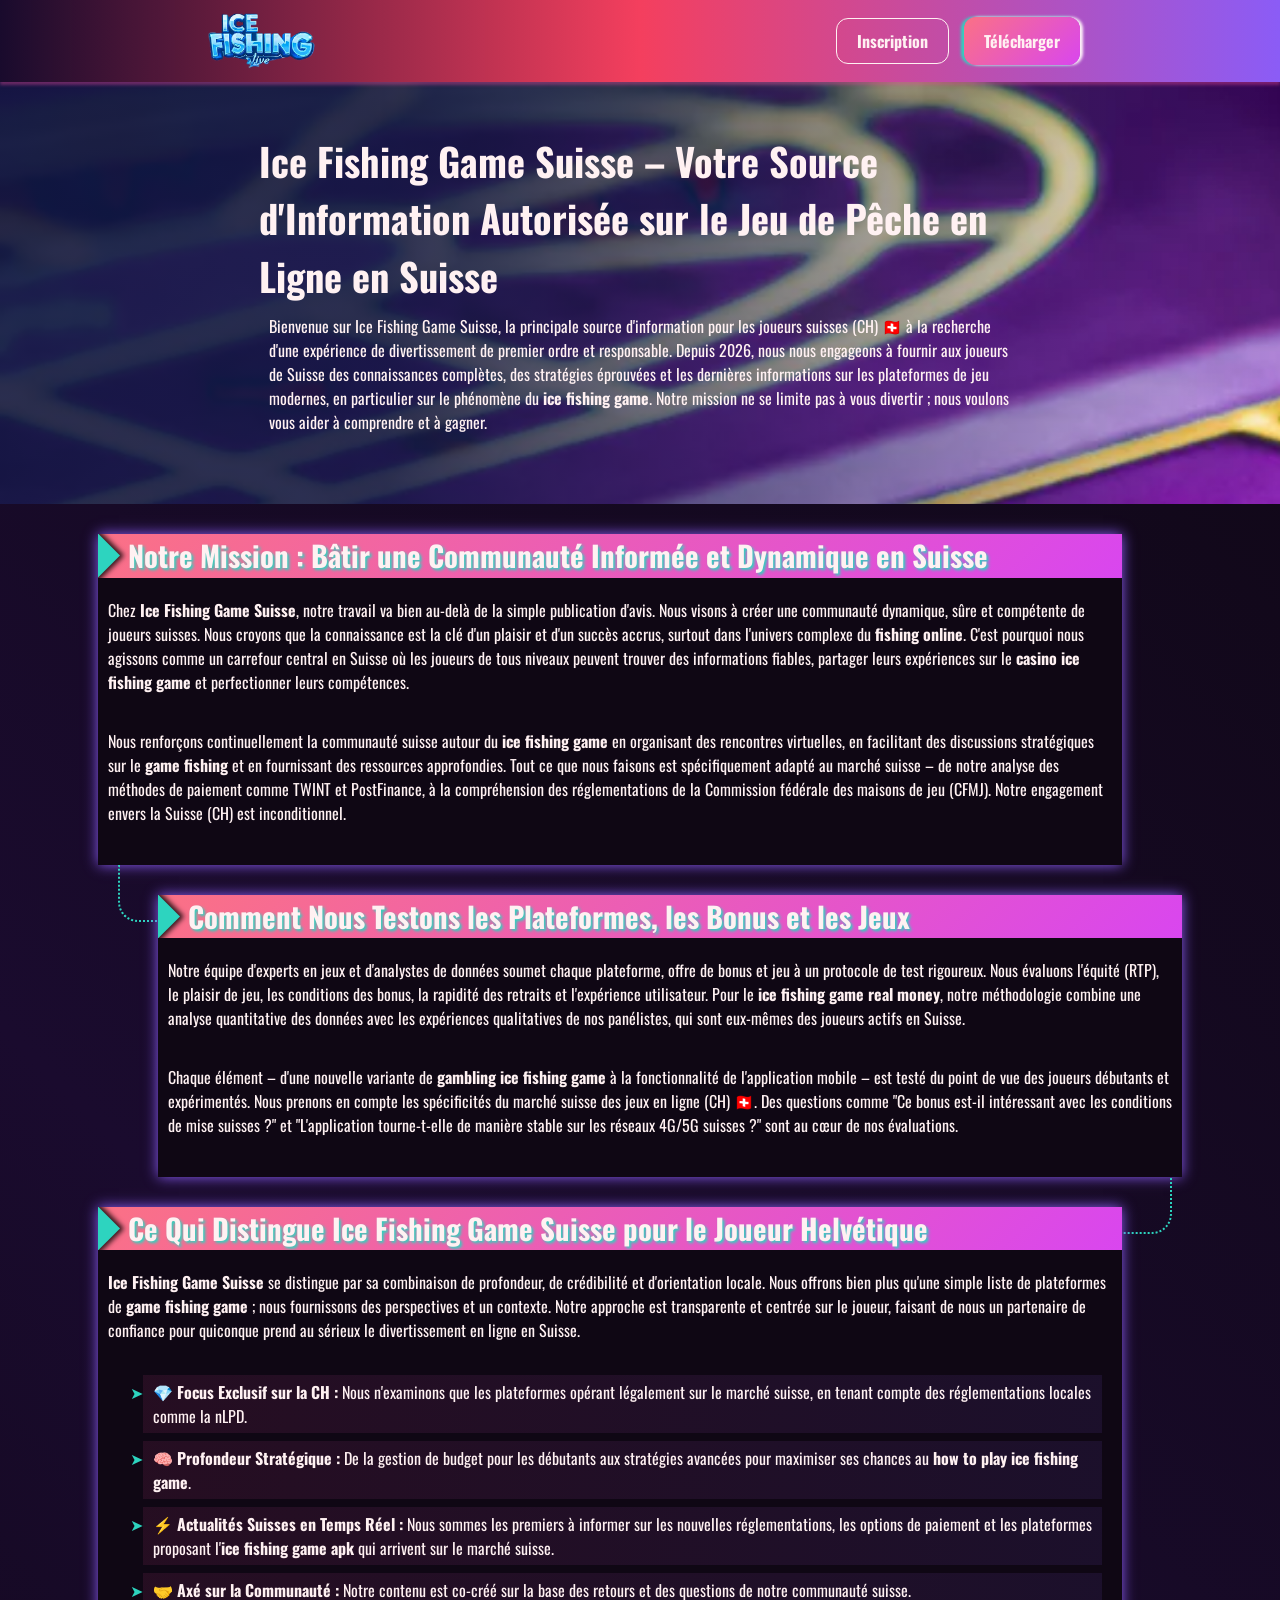
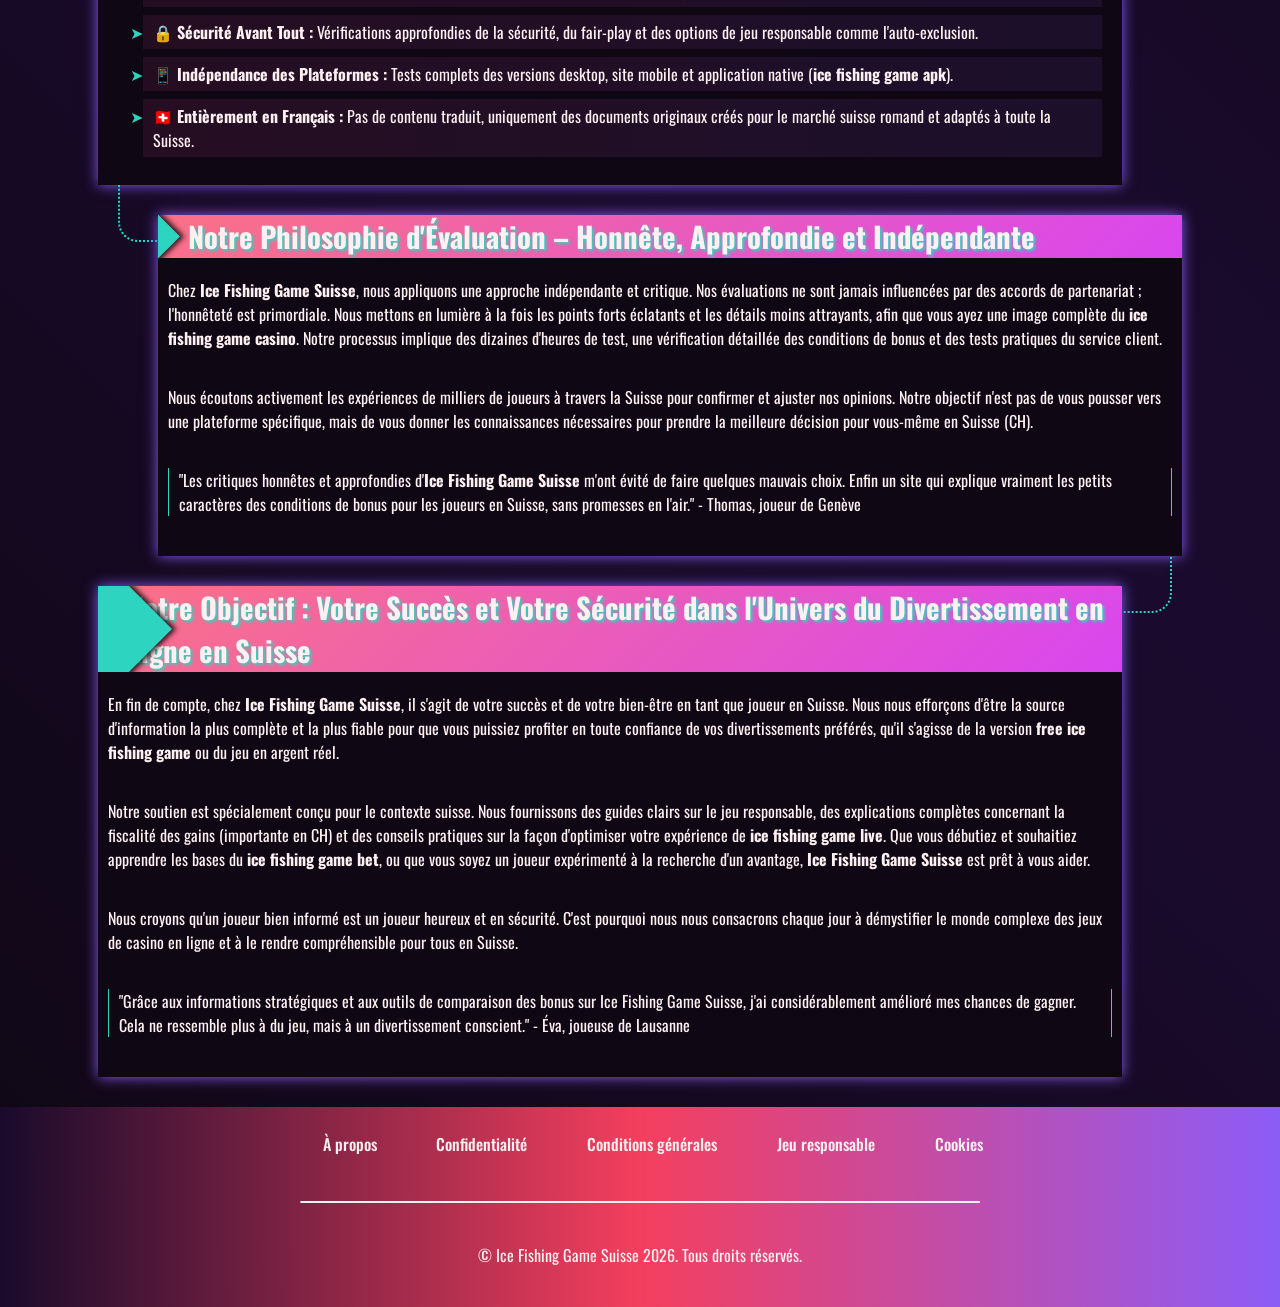
<file: about-us/index.html>
<!DOCTYPE html>
<html lang="fr">

<head>
    <meta charset="UTF-8">
    <meta name="viewport" content="width=device-width, initial-scale=1.0">
    <link rel="stylesheet" href="/style.css">
    <link rel="shortcut icon" href="/favicon.ico" type="image/x-icon">
    <title>Ice Fishing Game Suisse – Votre Guide de Confiance sur le Jeu de Pêche en Ligne en Suisse</title>
    <meta name="description"
        content="Découvrez tout sur Ice Fishing Game : guides complets, stratégies gagnantes, conseils d'experts et dernières actualités spécialement pour les joueurs en Suisse.">
    <meta name="googlebot" content="index,follow,noarchive">

    <link rel="canonical" href="https://feldheim-rothenburg.ch/about-us/">

    <meta property="og:type" content="website" />
    <meta property="og:title"
        content="Ice Fishing Game Suisse – Votre Guide de Confiance sur le Jeu de Pêche en Ligne en Suisse" />
    <meta property="og:description"
        content="Découvrez tout sur Ice Fishing Game : guides complets, stratégies gagnantes, conseils d'experts et dernières actualités spécialement pour les joueurs en Suisse." />
    <meta property="og:url" content="https://feldheim-rothenburg.ch/about-us/" />
    <meta property="og:site_name" content="Ice Fishing Game Suisse" />
    <meta property="og:image" content="https://feldheim-rothenburg.ch/img/1.webp" />
    <meta property="og:locale" content="fr_CH" />

    <meta name="twitter:card" content="summary_large_image" />
    <meta name="twitter:title"
        content="Ice Fishing Game Suisse – Votre Guide de Confiance sur le Jeu de Pêche en Ligne en Suisse" />
    <meta name="twitter:description"
        content="Guides complets et stratégies éprouvées pour les joueurs de Ice Fishing Game en Suisse." />
    <meta name="twitter:image" content="https://feldheim-rothenburg.ch/img/1.webp" />
</head>

<body>

    <header>
        <div class="logo">
            <a href="/"><img src="/img/logo.webp" alt="Logo Ice Fishing Game Casino" width="140" height="70"></a>
        </div>

        <div class="header-btn">
            <a href="/play/" rel="nofollow" content="noindex" class="h-violet-btn">Inscription</a>
            <a href="/play/" rel="nofollow" content="noindex" class="h-accent-btn">Télécharger</a>
        </div>
    </header>

    <main>
        <div class="promo">
            <div class="promo-l">
                <h1>Ice Fishing Game Suisse – Votre Source d'Information Autorisée sur le Jeu de Pêche en Ligne en
                    Suisse</h1>
                <p class="txt">
                    Bienvenue sur Ice Fishing Game Suisse, la principale source d'information pour les joueurs suisses
                    (CH) 🇨🇭 à la recherche d'une expérience de divertissement de premier ordre et responsable. Depuis
                    2026, nous nous engageons à fournir aux joueurs de Suisse des connaissances complètes, des
                    stratégies éprouvées et les dernières informations sur les plateformes de jeu modernes, en
                    particulier sur le phénomène du <strong>ice fishing game</strong>. Notre mission ne se limite pas à
                    vous divertir ; nous voulons vous aider à comprendre et à gagner.
                </p>
            </div>
        </div>

        <div class="wrapper">
            <div class="container">
                <div class="container__header">
                    <h2>Notre Mission : Bâtir une Communauté Informée et Dynamique en Suisse</h2>
                </div>
                <div class="container__body">
                    <p class="txt">
                        Chez <strong>Ice Fishing Game Suisse</strong>, notre travail va bien au-delà de la simple
                        publication d'avis. Nous visons à créer une communauté dynamique, sûre et compétente de joueurs
                        suisses. Nous croyons que la connaissance est la clé d'un plaisir et d'un succès accrus, surtout
                        dans l'univers complexe du <strong>fishing online</strong>. C'est pourquoi nous agissons comme
                        un carrefour central en Suisse où les joueurs de tous niveaux peuvent trouver des informations
                        fiables, partager leurs expériences sur le <strong>casino ice fishing game</strong> et
                        perfectionner leurs compétences.
                    </p>
                    <p class="txt">
                        Nous renforçons continuellement la communauté suisse autour du <strong>ice fishing game</strong>
                        en organisant des rencontres virtuelles, en facilitant des discussions stratégiques sur le
                        <strong>game fishing</strong> et en fournissant des ressources approfondies. Tout ce que nous
                        faisons est spécifiquement adapté au marché suisse – de notre analyse des méthodes de paiement
                        comme TWINT et PostFinance, à la compréhension des réglementations de la Commission fédérale des
                        maisons de jeu (CFMJ). Notre engagement envers la Suisse (CH) est inconditionnel.
                    </p>
                </div>
            </div>

            <div class="container">
                <div class="container__header">
                    <h2>Comment Nous Testons les Plateformes, les Bonus et les Jeux</h2>
                </div>
                <div class="container__body">
                    <p class="txt">
                        Notre équipe d'experts en jeux et d'analystes de données soumet chaque plateforme, offre de
                        bonus et jeu à un protocole de test rigoureux. Nous évaluons l'équité (RTP), le plaisir de jeu,
                        les conditions des bonus, la rapidité des retraits et l'expérience utilisateur. Pour le
                        <strong>ice fishing game real money</strong>, notre méthodologie combine une analyse
                        quantitative des données avec les expériences qualitatives de nos panélistes, qui sont eux-mêmes
                        des joueurs actifs en Suisse.
                    </p>
                    <p class="txt">
                        Chaque élément – d'une nouvelle variante de <strong>gambling ice fishing game</strong> à la
                        fonctionnalité de l'application mobile – est testé du point de vue des joueurs débutants et
                        expérimentés. Nous prenons en compte les spécificités du marché suisse des jeux en ligne (CH)
                        🇨🇭. Des questions comme "Ce bonus est-il intéressant avec les conditions de mise suisses ?" et
                        "L'application tourne-t-elle de manière stable sur les réseaux 4G/5G suisses ?" sont au cœur de
                        nos évaluations.
                    </p>
                </div>
            </div>

            <div class="container">
                <div class="container__header">
                    <h2>Ce Qui Distingue Ice Fishing Game Suisse pour le Joueur Helvétique</h2>
                </div>
                <div class="container__body">
                    <p class="txt">
                        <strong>Ice Fishing Game Suisse</strong> se distingue par sa combinaison de profondeur, de
                        crédibilité et d'orientation locale. Nous offrons bien plus qu'une simple liste de plateformes
                        de <strong>game fishing game</strong> ; nous fournissons des perspectives et un contexte. Notre
                        approche est transparente et centrée sur le joueur, faisant de nous un partenaire de confiance
                        pour quiconque prend au sérieux le divertissement en ligne en Suisse.
                    </p>
                    <ul>
                        <li>💎 <strong>Focus Exclusif sur la CH :</strong> Nous n'examinons que les plateformes opérant
                            légalement sur le marché suisse, en tenant compte des réglementations locales comme la nLPD.
                        </li>
                        <li>🧠 <strong>Profondeur Stratégique :</strong> De la gestion de budget pour les débutants aux
                            stratégies avancées pour maximiser ses chances au <strong>how to play ice fishing
                                game</strong>.</li>
                        <li>⚡ <strong>Actualités Suisses en Temps Réel :</strong> Nous sommes les premiers à informer
                            sur les nouvelles réglementations, les options de paiement et les plateformes proposant
                            l'<strong>ice fishing game apk</strong> qui arrivent sur le marché suisse.</li>
                        <li>🤝 <strong>Axé sur la Communauté :</strong> Notre contenu est co-créé sur la base des
                            retours et des questions de notre communauté suisse.</li>
                        <li>🔒 <strong>Sécurité Avant Tout :</strong> Vérifications approfondies de la sécurité, du
                            fair-play et des options de jeu responsable comme l'auto-exclusion.</li>
                        <li>📱 <strong>Indépendance des Plateformes :</strong> Tests complets des versions desktop, site
                            mobile et application native (<strong>ice fishing game apk</strong>).</li>
                        <li>🇨🇭 <strong>Entièrement en Français :</strong> Pas de contenu traduit, uniquement des
                            documents originaux créés pour le marché suisse romand et adaptés à toute la Suisse.</li>
                    </ul>
                </div>
            </div>

            <div class="container">
                <div class="container__header">
                    <h2>Notre Philosophie d'Évaluation – Honnête, Approfondie et Indépendante</h2>
                </div>
                <div class="container__body">
                    <p class="txt">
                        Chez <strong>Ice Fishing Game Suisse</strong>, nous appliquons une approche indépendante et
                        critique. Nos évaluations ne sont jamais influencées par des accords de partenariat ;
                        l'honnêteté est primordiale. Nous mettons en lumière à la fois les points forts éclatants et les
                        détails moins attrayants, afin que vous ayez une image complète du <strong>ice fishing game
                            casino</strong>. Notre processus implique des dizaines d'heures de test, une vérification
                        détaillée des conditions de bonus et des tests pratiques du service client.
                    </p>
                    <p class="txt">
                        Nous écoutons activement les expériences de milliers de joueurs à travers la Suisse pour
                        confirmer et ajuster nos opinions. Notre objectif n'est pas de vous pousser vers une plateforme
                        spécifique, mais de vous donner les connaissances nécessaires pour prendre la meilleure décision
                        pour vous-même en Suisse (CH).
                    </p>
                    <p class="txt quote">
                        "Les critiques honnêtes et approfondies d'<strong>Ice Fishing Game Suisse</strong> m'ont évité
                        de faire quelques mauvais choix. Enfin un site qui explique vraiment les petits caractères des
                        conditions de bonus pour les joueurs en Suisse, sans promesses en l'air." - Thomas, joueur de
                        Genève
                    </p>
                </div>
            </div>

            <div class="container">
                <div class="container__header">
                    <h2>Notre Objectif : Votre Succès et Votre Sécurité dans l'Univers du Divertissement en Ligne en
                        Suisse</h2>
                </div>
                <div class="container__body">
                    <p class="txt">
                        En fin de compte, chez <strong>Ice Fishing Game Suisse</strong>, il s'agit de votre succès et de
                        votre bien-être en tant que joueur en Suisse. Nous nous efforçons d'être la source d'information
                        la plus complète et la plus fiable pour que vous puissiez profiter en toute confiance de vos
                        divertissements préférés, qu'il s'agisse de la version <strong>free ice fishing game</strong> ou
                        du jeu en argent réel.
                    </p>
                    <p class="txt">
                        Notre soutien est spécialement conçu pour le contexte suisse. Nous fournissons des guides clairs
                        sur le jeu responsable, des explications complètes concernant la fiscalité des gains (importante
                        en CH) et des conseils pratiques sur la façon d'optimiser votre expérience de <strong>ice
                            fishing game live</strong>. Que vous débutiez et souhaitiez apprendre les bases du
                        <strong>ice fishing game bet</strong>, ou que vous soyez un joueur expérimenté à la recherche
                        d'un avantage, <strong>Ice Fishing Game Suisse</strong> est prêt à vous aider.
                    </p>
                    <p class="txt">
                        Nous croyons qu'un joueur bien informé est un joueur heureux et en sécurité. C'est pourquoi nous
                        nous consacrons chaque jour à démystifier le monde complexe des jeux de casino en ligne et à le
                        rendre compréhensible pour tous en Suisse.
                    </p>
                    <p class="txt quote">
                        "Grâce aux informations stratégiques et aux outils de comparaison des bonus sur Ice Fishing Game
                        Suisse, j'ai considérablement amélioré mes chances de gagner. Cela ne ressemble plus à du jeu,
                        mais à un divertissement conscient." - Éva, joueuse de Lausanne
                    </p>
                </div>
            </div>
        </div>
    </main>

    <footer>
        <ul class="f-nav">
            <li>
                <a href="/about-us/">À propos</a>
            </li>
            <li>
                <a href="/privacy-policy/">Confidentialité</a>
            </li>
            <li>
                <a href="/terms-and-conditions/">Conditions générales</a>
            </li>
            <li>
                <a href="/responsible-gambling/">Jeu responsable</a>
            </li>
            <li>
                <a href="/cookie-policy/">Cookies</a>
            </li>
        </ul>

        <hr>

        <p class="txt">
            © Ice Fishing Game Suisse 2026. Tous droits réservés.
        </p>
    </footer>
</body>

</html>
</file>
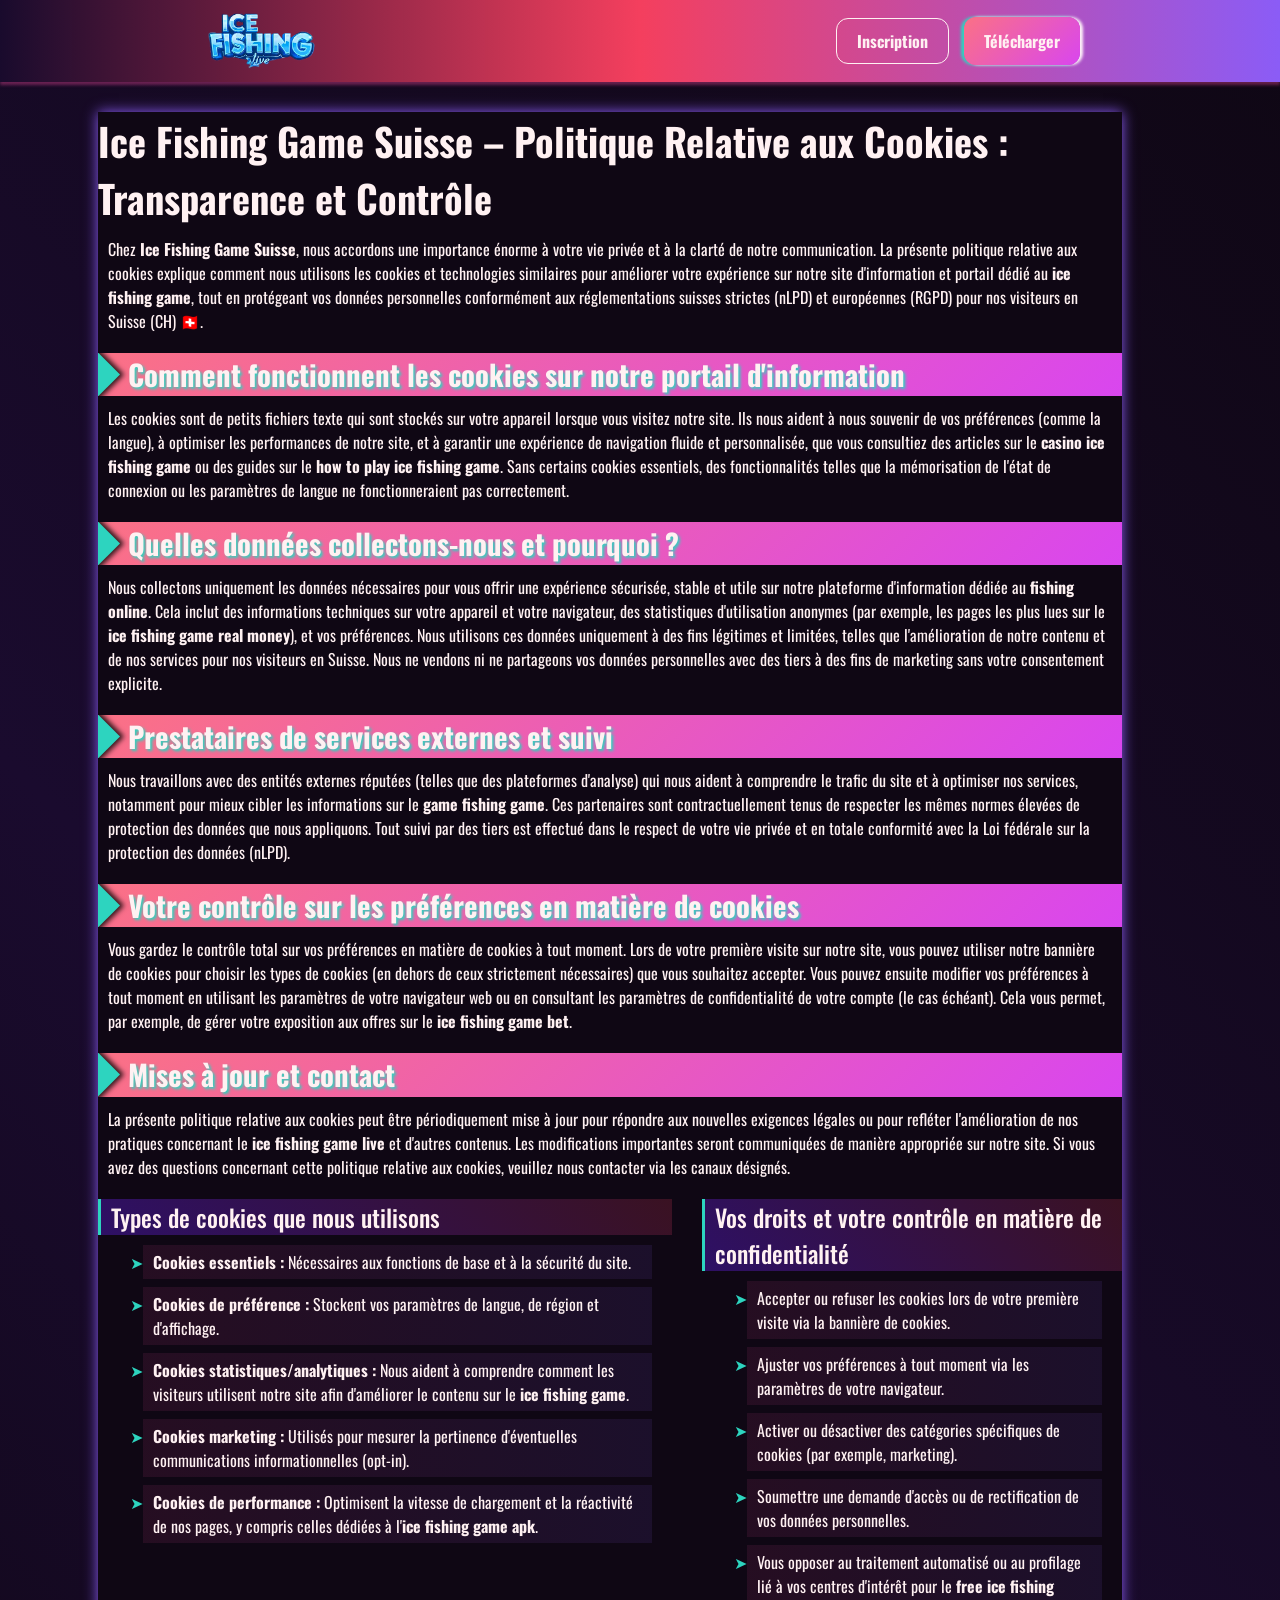
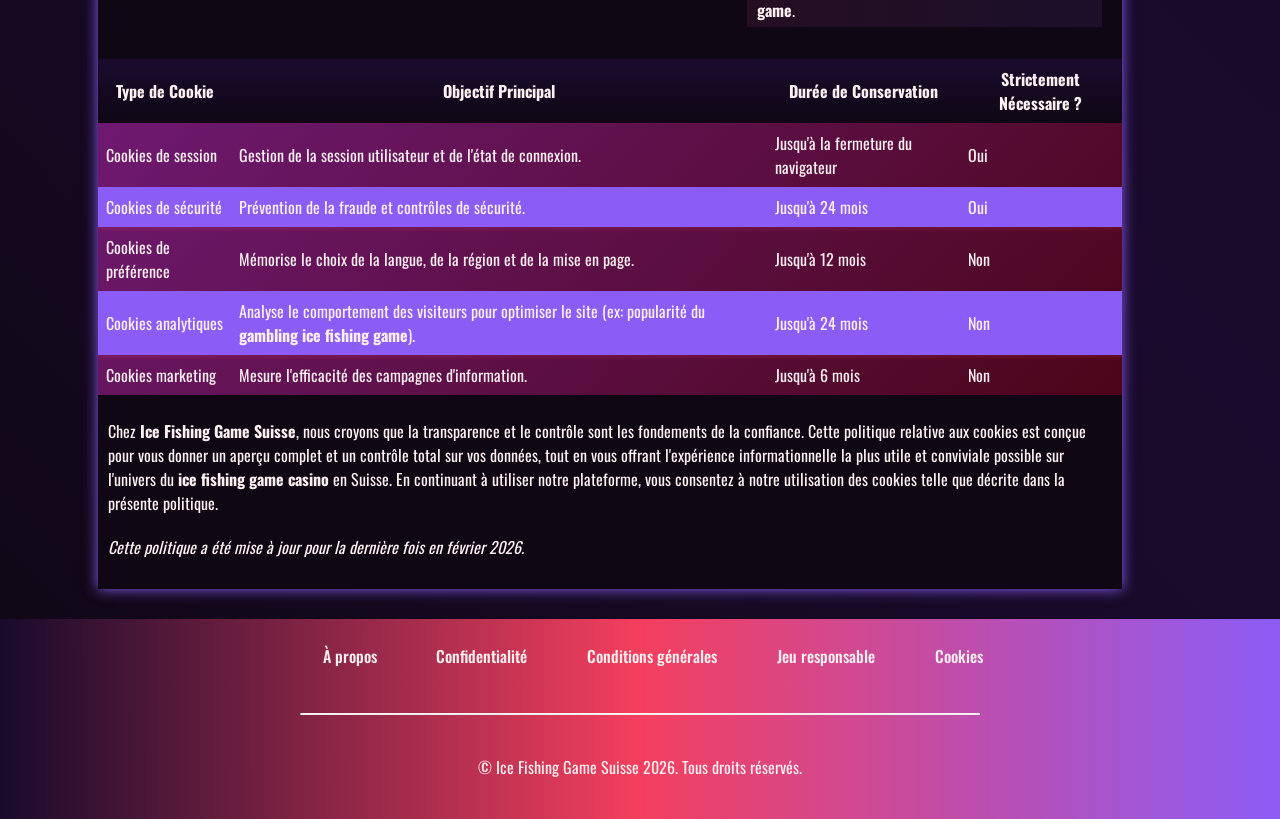
<file: cookie-policy/index.html>
<!DOCTYPE html>
<html lang="fr">

<head>
    <meta charset="UTF-8">
    <meta name="viewport" content="width=device-width, initial-scale=1.0">
    <link rel="stylesheet" href="/style.css">
    <link rel="shortcut icon" href="/favicon.ico" type="image/x-icon">
    <title>Ice Fishing Game Suisse – Votre vie privée et notre transparence sont notre priorité</title>
    <meta name="description"
        content="Chez Ice Fishing Game Suisse, nous traitons vos données avec le plus grand soin. Consultez notre politique relative aux cookies pour voir comment les cookies améliorent votre expérience, en toute transparence concernant votre vie privée en Suisse.">
    <meta name="googlebot" content="index,follow,noarchive">

    <link rel="canonical" href="https://feldheim-rothenburg.ch/cookie-policy/">

    <meta property="og:type" content="website" />
    <meta property="og:title"
        content="Ice Fishing Game Suisse – Votre vie privée et notre transparence sont notre priorité" />
    <meta property="og:description"
        content="Politique relative aux cookies de Ice Fishing Game Suisse - Comment nous protégeons vos données et optimisons votre expérience informationnelle." />
    <meta property="og:url" content="https://feldheim-rothenburg.ch/cookie-policy/" />
    <meta property="og:site_name" content="Ice Fishing Game Suisse" />
    <meta property="og:locale" content="fr_CH" />

    <meta name="twitter:card" content="summary" />
    <meta name="twitter:title" content="Politique relative aux cookies - Ice Fishing Game Suisse" />
    <meta name="twitter:description"
        content="Découvrez comment Ice Fishing Game Suisse utilise les cookies pour améliorer votre expérience informationnelle et utilisateur." />
</head>

<body>

    <header>
        <div class="logo">
            <a href="/"><img src="/img/logo.webp" alt="Logo Ice Fishing Game Casino" width="140" height="70"></a>
        </div>

        <div class="header-btn">
            <a href="/play/" rel="nofollow" content="noindex" class="h-violet-btn">Inscription</a>
            <a href="/play/" rel="nofollow" content="noindex" class="h-accent-btn">Télécharger</a>
        </div>
    </header>

    <main>
        <div class="wrapper">
            <div class="container">
                <h1>Ice Fishing Game Suisse – Politique Relative aux Cookies : Transparence et Contrôle</h1>
                <p class="txt">
                    Chez <strong>Ice Fishing Game Suisse</strong>, nous accordons une importance énorme à votre vie
                    privée et à la clarté de notre communication. La présente politique relative aux cookies explique
                    comment nous utilisons les cookies et technologies similaires pour améliorer votre expérience sur
                    notre site d'information et portail dédié au <strong>ice fishing game</strong>, tout en protégeant
                    vos données personnelles conformément aux réglementations suisses strictes (nLPD) et européennes
                    (RGPD) pour nos visiteurs en Suisse (CH) 🇨🇭.
                </p>

                <div class="container__header">
                    <h2>Comment fonctionnent les cookies sur notre portail d'information</h2>
                </div>
                <p class="txt">
                    Les cookies sont de petits fichiers texte qui sont stockés sur votre appareil lorsque vous visitez
                    notre site. Ils nous aident à nous souvenir de vos préférences (comme la langue), à optimiser les
                    performances de notre site, et à garantir une expérience de navigation fluide et personnalisée, que
                    vous consultiez des articles sur le <strong>casino ice fishing game</strong> ou des guides sur le
                    <strong>how to play ice fishing game</strong>. Sans certains cookies essentiels, des fonctionnalités
                    telles que la mémorisation de l'état de connexion ou les paramètres de langue ne fonctionneraient
                    pas correctement.
                </p>

                <div class="container__header">
                    <h2>Quelles données collectons-nous et pourquoi ?</h2>
                </div>
                <p class="txt">
                    Nous collectons uniquement les données nécessaires pour vous offrir une expérience sécurisée, stable
                    et utile sur notre plateforme d'information dédiée au <strong>fishing online</strong>. Cela inclut
                    des informations techniques sur votre appareil et votre navigateur, des statistiques d'utilisation
                    anonymes (par exemple, les pages les plus lues sur le <strong>ice fishing game real money</strong>),
                    et vos préférences. Nous utilisons ces données uniquement à des fins légitimes et limitées, telles
                    que l'amélioration de notre contenu et de nos services pour nos visiteurs en Suisse. Nous ne vendons
                    ni ne partageons vos données personnelles avec des tiers à des fins de marketing sans votre
                    consentement explicite.
                </p>

                <div class="container__header">
                    <h2>Prestataires de services externes et suivi</h2>
                </div>
                <p class="txt">
                    Nous travaillons avec des entités externes réputées (telles que des plateformes d'analyse) qui nous
                    aident à comprendre le trafic du site et à optimiser nos services, notamment pour mieux cibler les
                    informations sur le <strong>game fishing game</strong>. Ces partenaires sont contractuellement tenus
                    de respecter les mêmes normes élevées de protection des données que nous appliquons. Tout suivi par
                    des tiers est effectué dans le respect de votre vie privée et en totale conformité avec la Loi
                    fédérale sur la protection des données (nLPD).
                </p>

                <div class="container__header">
                    <h2>Votre contrôle sur les préférences en matière de cookies</h2>
                </div>
                <p class="txt">
                    Vous gardez le contrôle total sur vos préférences en matière de cookies à tout moment. Lors de votre
                    première visite sur notre site, vous pouvez utiliser notre bannière de cookies pour choisir les
                    types de cookies (en dehors de ceux strictement nécessaires) que vous souhaitez accepter. Vous
                    pouvez ensuite modifier vos préférences à tout moment en utilisant les paramètres de votre
                    navigateur web ou en consultant les paramètres de confidentialité de votre compte (le cas échéant).
                    Cela vous permet, par exemple, de gérer votre exposition aux offres sur le <strong>ice fishing game
                        bet</strong>.
                </p>

                <div class="container__header">
                    <h2>Mises à jour et contact</h2>
                </div>
                <p class="txt">
                    La présente politique relative aux cookies peut être périodiquement mise à jour pour répondre aux
                    nouvelles exigences légales ou pour refléter l'amélioration de nos pratiques concernant le
                    <strong>ice fishing game live</strong> et d'autres contenus. Les modifications importantes seront
                    communiquées de manière appropriée sur notre site. Si vous avez des questions concernant cette
                    politique relative aux cookies, veuillez nous contacter via les canaux désignés.
                </p>

                <div class="comparison-list">
                    <div>
                        <h3>Types de cookies que nous utilisons</h3>
                        <ul>
                            <li><strong>Cookies essentiels :</strong> Nécessaires aux fonctions de base et à la sécurité
                                du site.</li>
                            <li><strong>Cookies de préférence :</strong> Stockent vos paramètres de langue, de région et
                                d'affichage.</li>
                            <li><strong>Cookies statistiques/analytiques :</strong> Nous aident à comprendre comment les
                                visiteurs utilisent notre site afin d'améliorer le contenu sur le <strong>ice fishing
                                    game</strong>.</li>
                            <li><strong>Cookies marketing :</strong> Utilisés pour mesurer la pertinence d'éventuelles
                                communications informationnelles (opt-in).</li>
                            <li><strong>Cookies de performance :</strong> Optimisent la vitesse de chargement et la
                                réactivité de nos pages, y compris celles dédiées à l'<strong>ice fishing game
                                    apk</strong>.</li>
                        </ul>
                    </div>

                    <div>
                        <h3>Vos droits et votre contrôle en matière de confidentialité</h3>
                        <ul>
                            <li>Accepter ou refuser les cookies lors de votre première visite via la bannière de
                                cookies.</li>
                            <li>Ajuster vos préférences à tout moment via les paramètres de votre navigateur.</li>
                            <li>Activer ou désactiver des catégories spécifiques de cookies (par exemple, marketing).
                            </li>
                            <li>Soumettre une demande d'accès ou de rectification de vos données personnelles.</li>
                            <li>Vous opposer au traitement automatisé ou au profilage lié à vos centres d'intérêt pour
                                le <strong>free ice fishing game</strong>.</li>
                        </ul>
                    </div>
                </div>

                <div class="table-wrapper">
                    <table>
                        <thead>
                            <tr>
                                <th>Type de Cookie</th>
                                <th>Objectif Principal</th>
                                <th>Durée de Conservation</th>
                                <th>Strictement Nécessaire ?</th>
                            </tr>
                        </thead>
                        <tbody>
                            <tr>
                                <td>Cookies de session</td>
                                <td>Gestion de la session utilisateur et de l'état de connexion.</td>
                                <td>Jusqu'à la fermeture du navigateur</td>
                                <td>Oui</td>
                            </tr>
                            <tr>
                                <td>Cookies de sécurité</td>
                                <td>Prévention de la fraude et contrôles de sécurité.</td>
                                <td>Jusqu'à 24 mois</td>
                                <td>Oui</td>
                            </tr>
                            <tr>
                                <td>Cookies de préférence</td>
                                <td>Mémorise le choix de la langue, de la région et de la mise en page.</td>
                                <td>Jusqu'à 12 mois</td>
                                <td>Non</td>
                            </tr>
                            <tr>
                                <td>Cookies analytiques</td>
                                <td>Analyse le comportement des visiteurs pour optimiser le site (ex: popularité du
                                    <strong>gambling ice fishing game</strong>).
                                </td>
                                <td>Jusqu'à 24 mois</td>
                                <td>Non</td>
                            </tr>
                            <tr>
                                <td>Cookies marketing</td>
                                <td>Mesure l'efficacité des campagnes d'information.</td>
                                <td>Jusqu'à 6 mois</td>
                                <td>Non</td>
                            </tr>
                        </tbody>
                    </table>
                </div>

                <p class="txt">
                    Chez <strong>Ice Fishing Game Suisse</strong>, nous croyons que la transparence et le contrôle sont
                    les fondements de la confiance. Cette politique relative aux cookies est conçue pour vous donner un
                    aperçu complet et un contrôle total sur vos données, tout en vous offrant l'expérience
                    informationnelle la plus utile et conviviale possible sur l'univers du <strong>ice fishing game
                        casino</strong> en Suisse. En continuant à utiliser notre plateforme, vous consentez à notre
                    utilisation des cookies telle que décrite dans la présente politique.
                </p>
                <p class="txt">
                    <em>Cette politique a été mise à jour pour la dernière fois en février 2026.</em>
                </p>
            </div>
        </div>
    </main>

    <footer>
        <ul class="f-nav">
            <li>
                <a href="/about-us/">À propos</a>
            </li>
            <li>
                <a href="/privacy-policy/">Confidentialité</a>
            </li>
            <li>
                <a href="/terms-and-conditions/">Conditions générales</a>
            </li>
            <li>
                <a href="/responsible-gambling/">Jeu responsable</a>
            </li>
            <li>
                <a href="/cookie-policy/">Cookies</a>
            </li>
        </ul>

        <hr>

        <p class="txt">
            © Ice Fishing Game Suisse 2026. Tous droits réservés.
        </p>
    </footer>
</body>

</html>
</file>
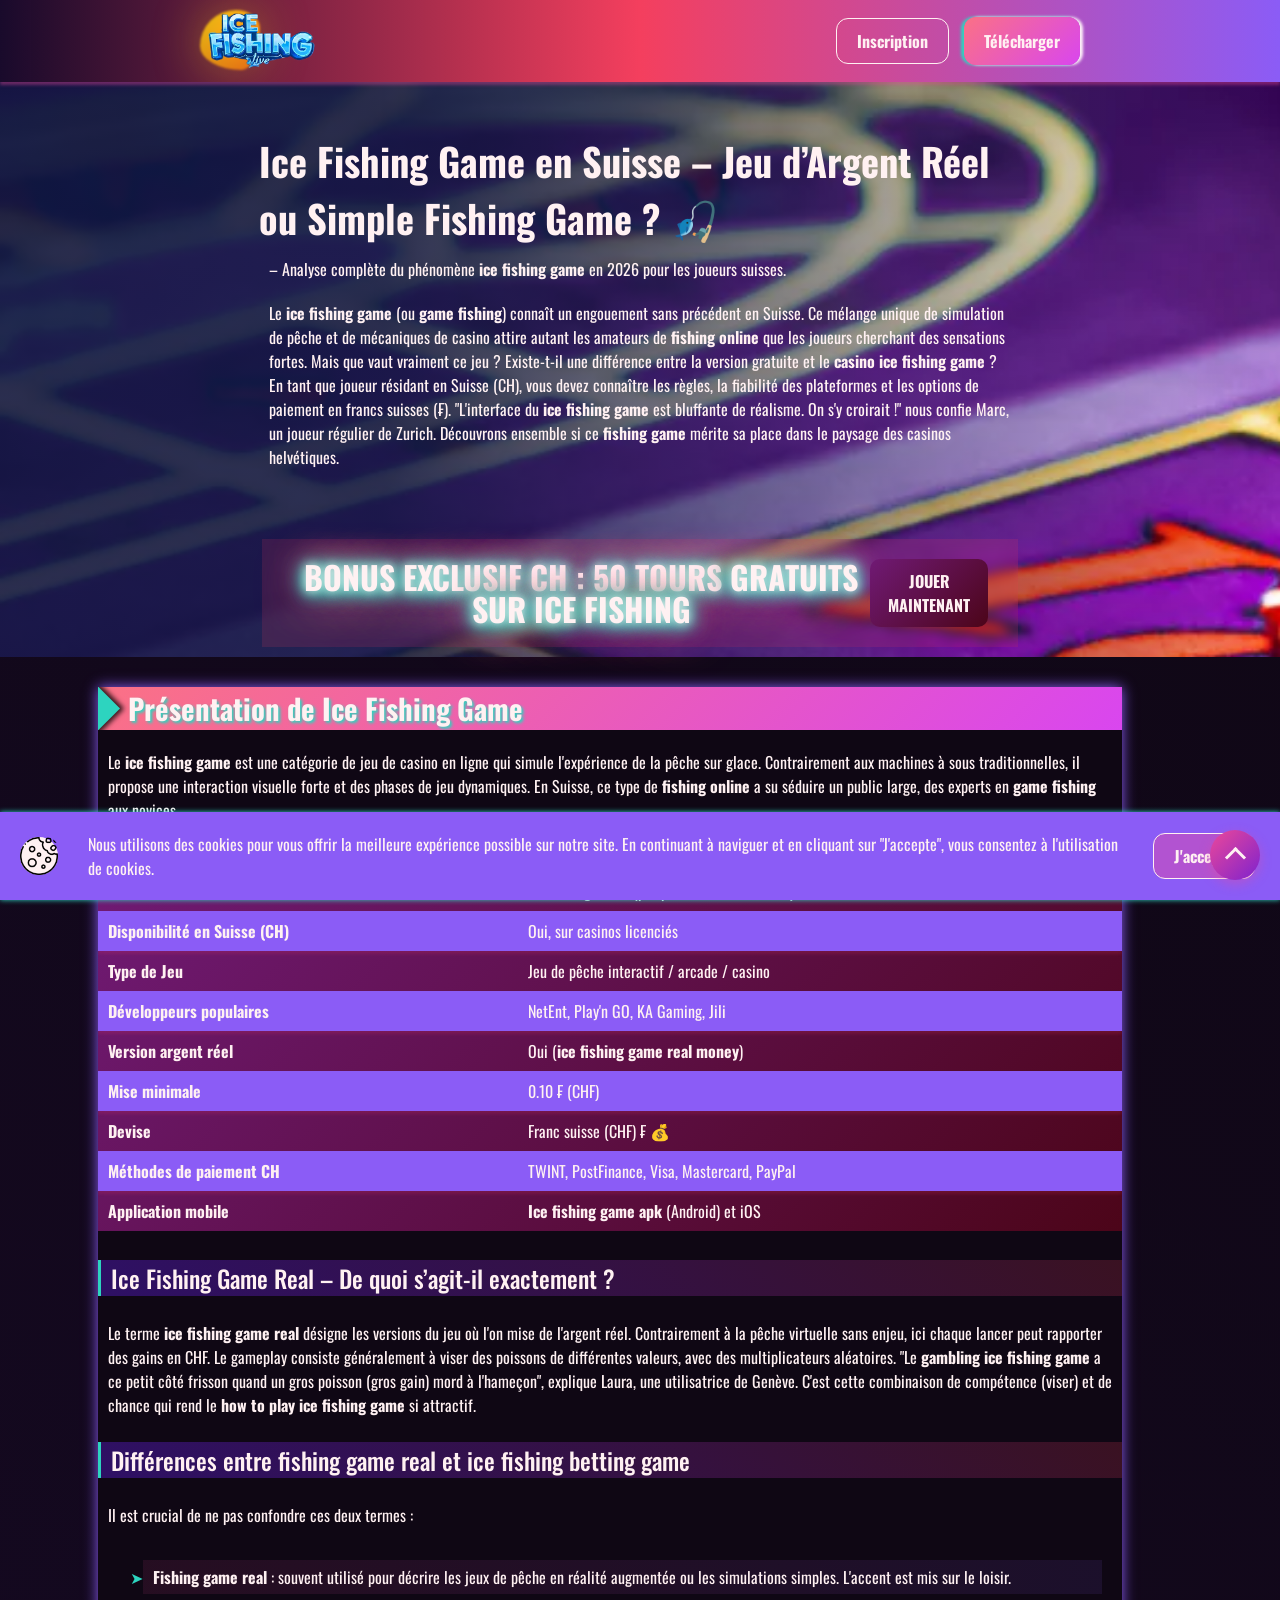
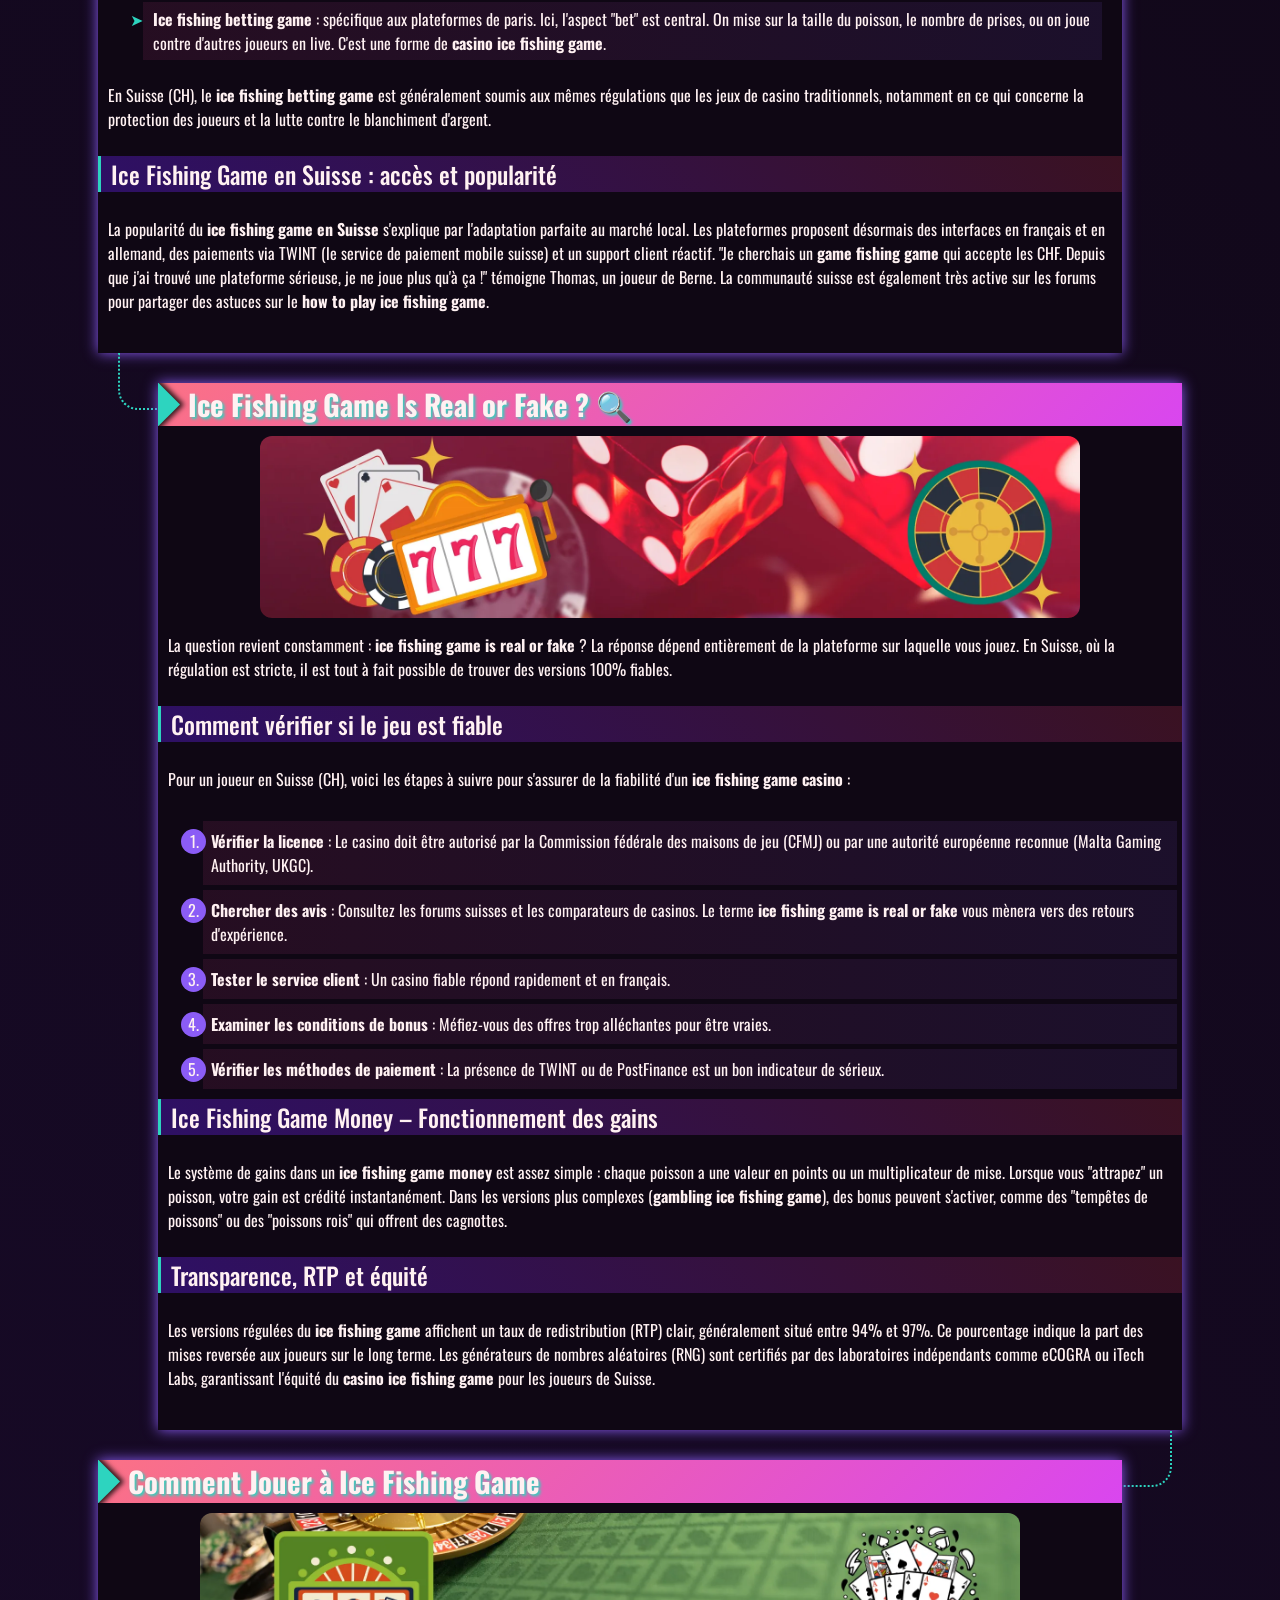
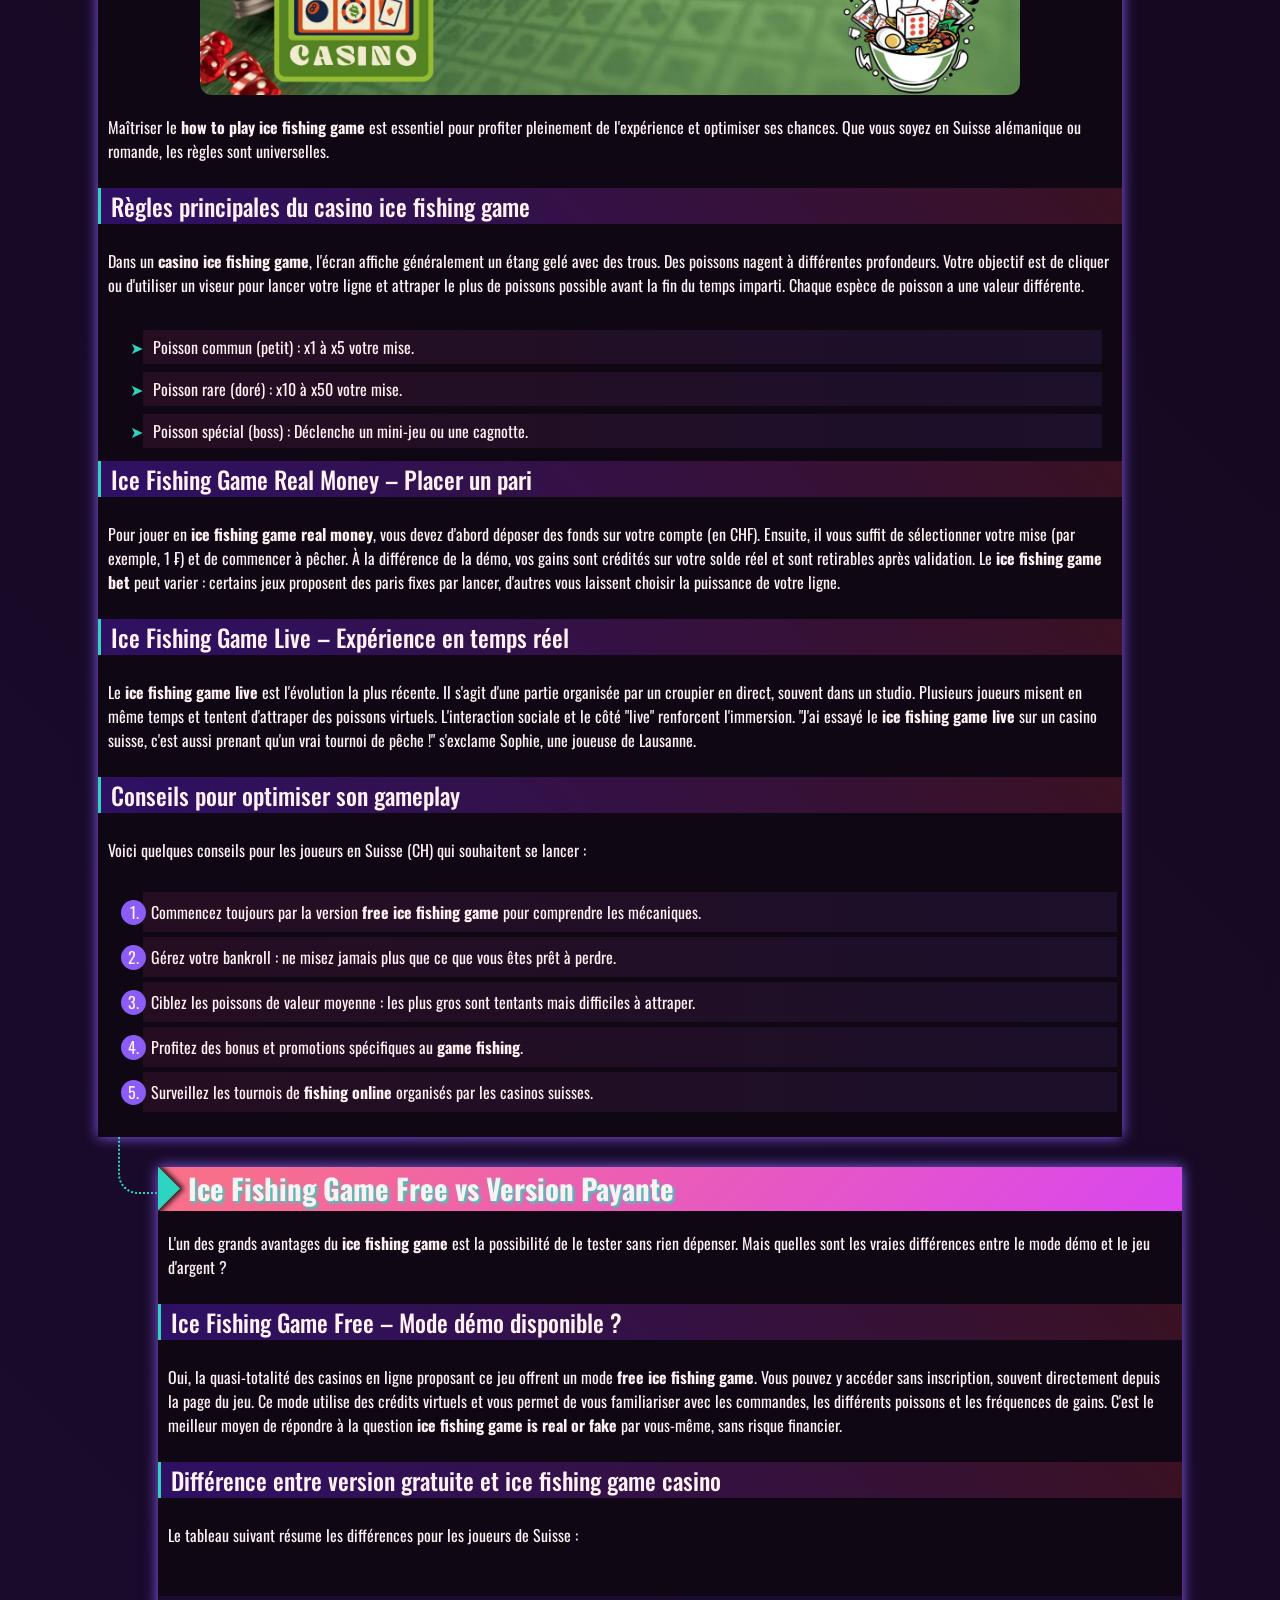
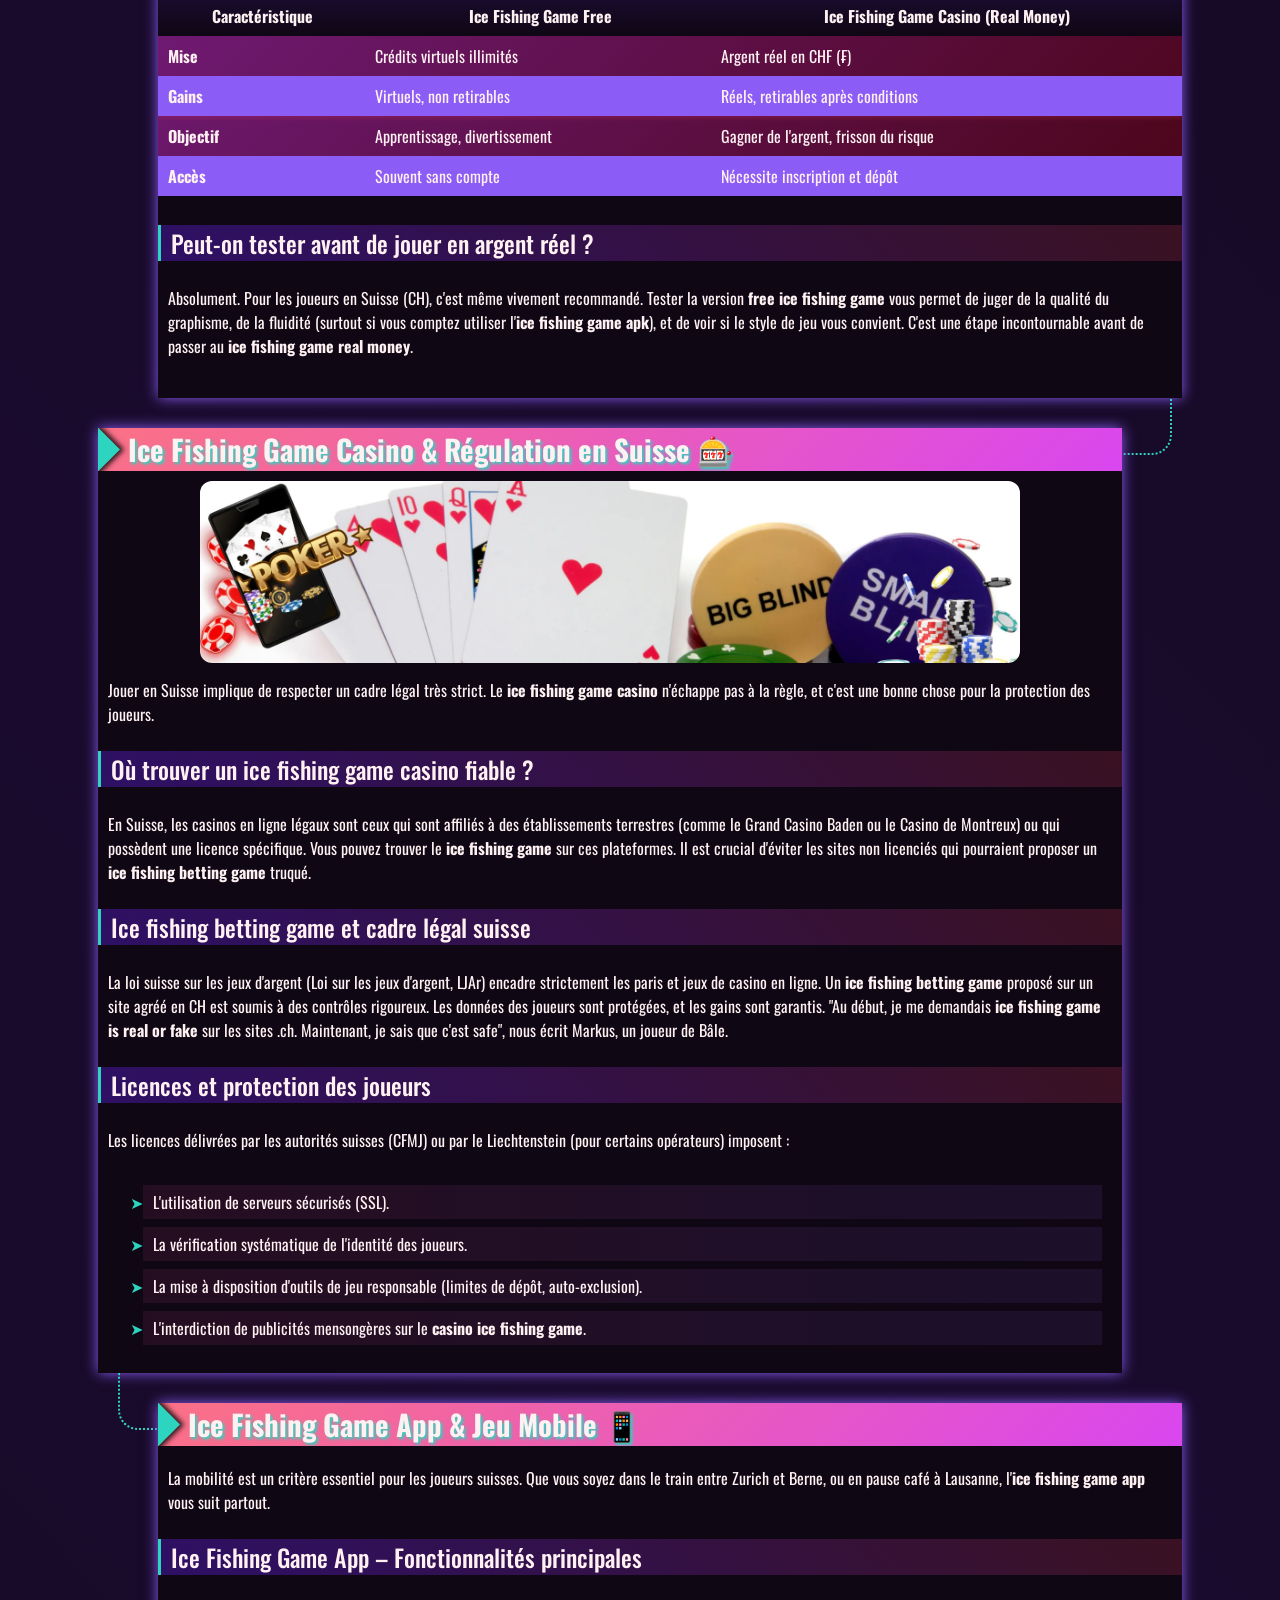
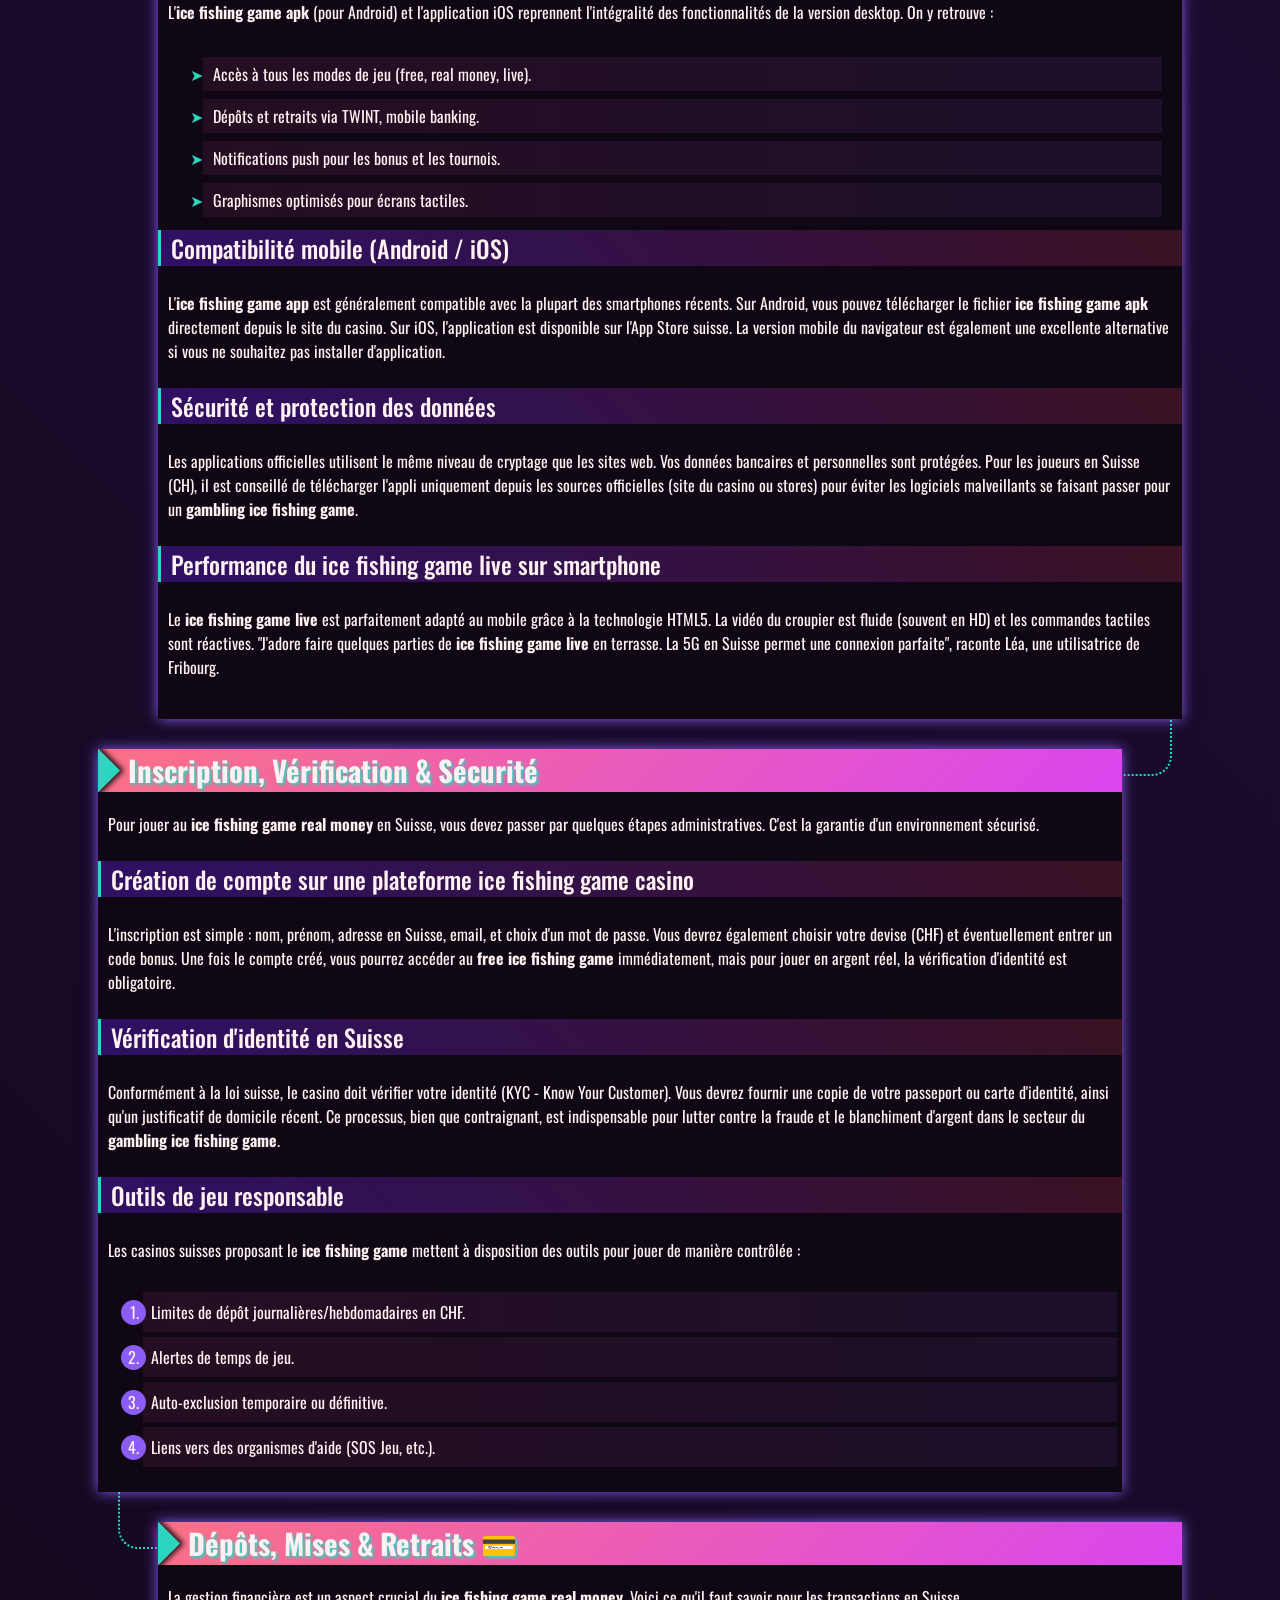
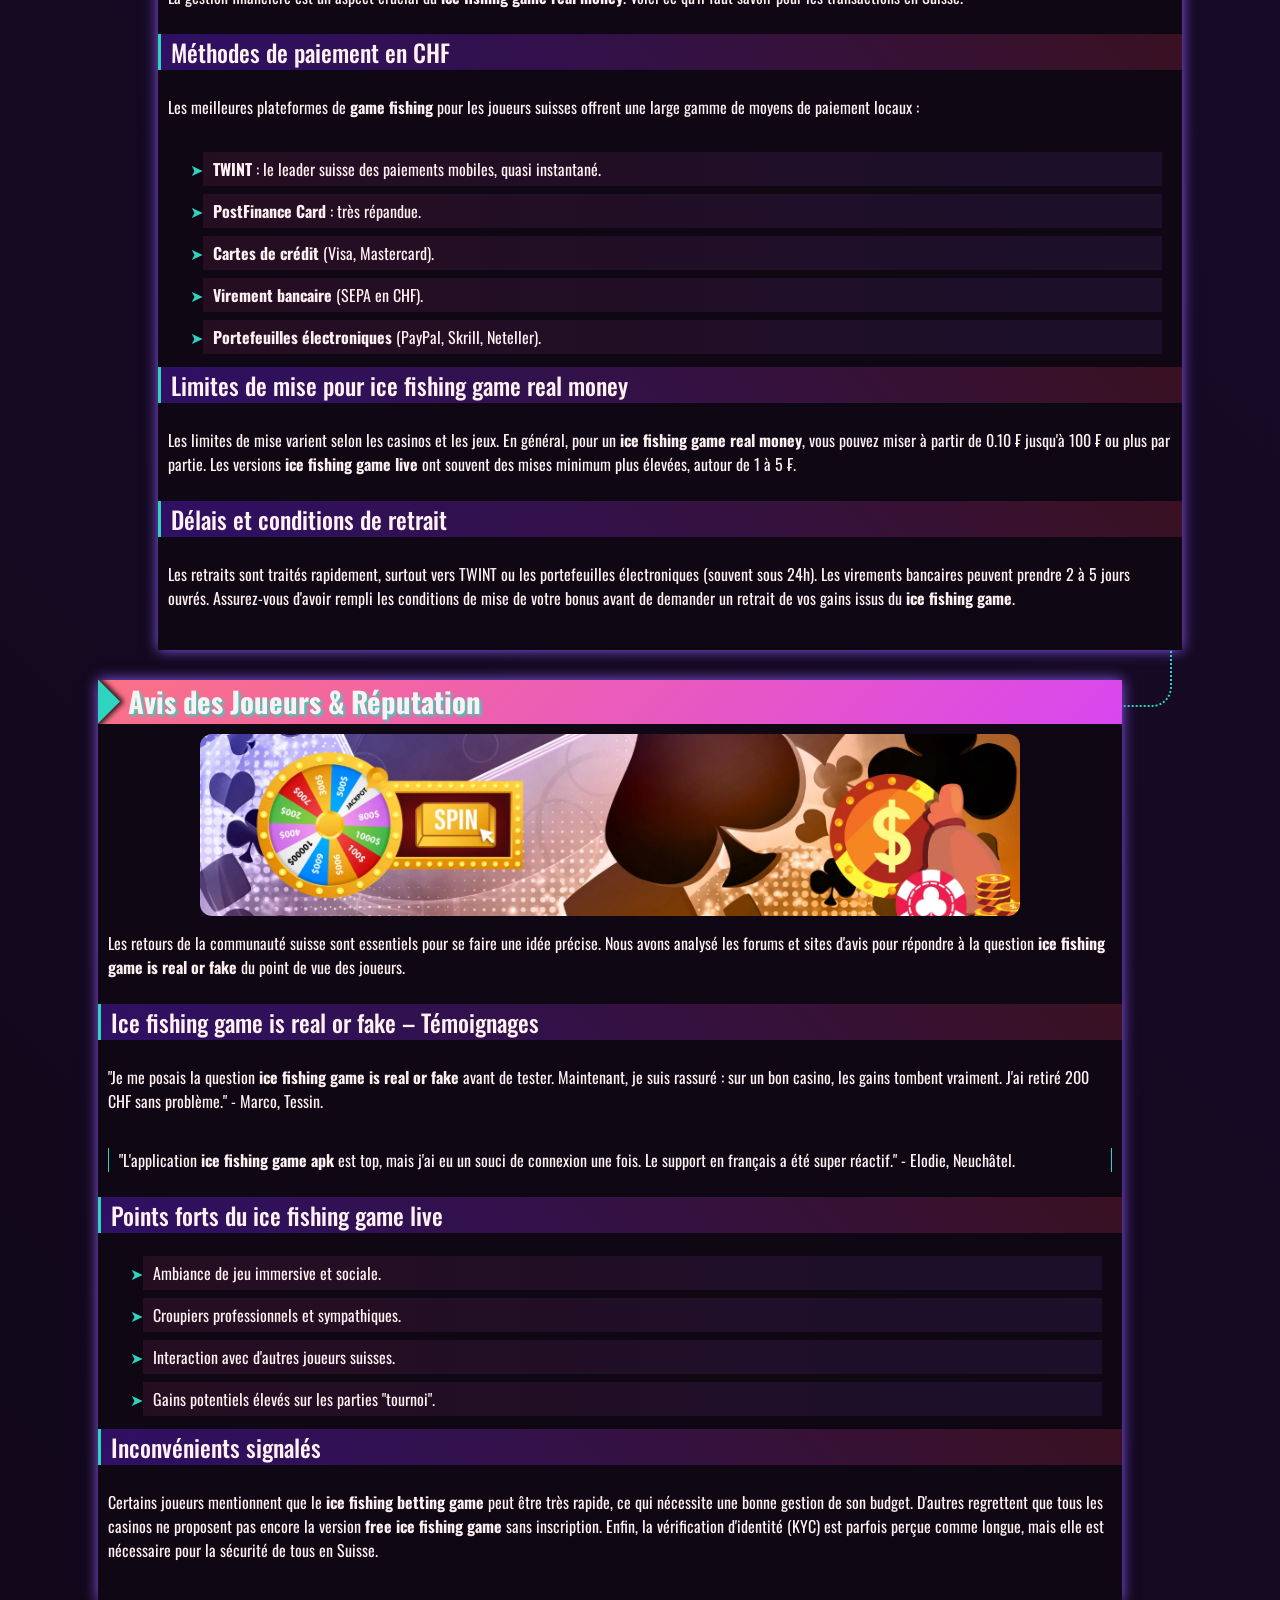
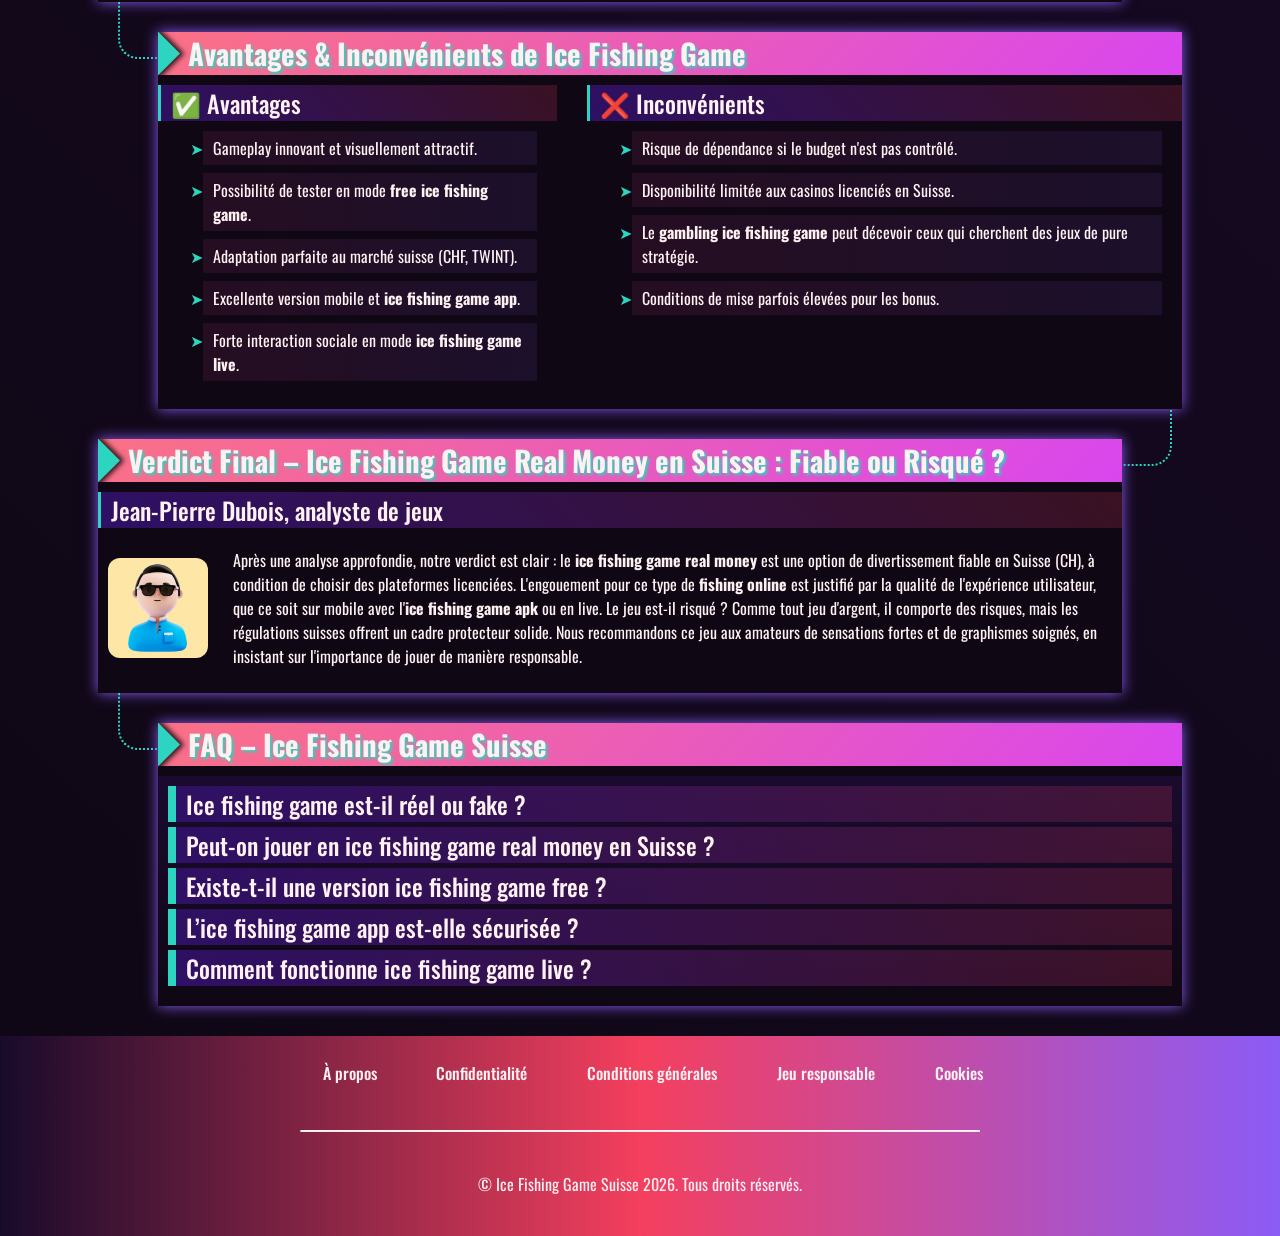
<file: fr-ch/index.html>
<!DOCTYPE html>
<html lang="fr-CH">

<head>
    <meta charset="UTF-8">
    <meta name="viewport" content="width=device-width, initial-scale=1.0">
    <link rel="stylesheet" href="/style.css">
    <link rel="shortcut icon" href="/favicon.ico" type="image/x-icon">
    <title>Ice Fishing Game Suisse – Real Money, App & Casino Review</title>
    <meta name="description"
        content="Analyse complète de ice fishing game en Suisse : ice fishing game real money, casino ice fishing game, version free, application mobile et fiabilité du jeu.">
    <meta name="googlebot" content="index, follow, noarchive, max-snippet:-1">

    <link rel="alternate" hreflang="fr-CH" href="https://feldheim-rothenburg.ch/fr-ch/">
    <link rel="alternate" hreflang="x-default" href="https://feldheim-rothenburg.ch/">
    <link rel="canonical" href="https://feldheim-rothenburg.ch/fr-ch/">

    <meta property="og:type" content="website" />
    <meta property="og:title" content="Ice Fishing Game Suisse – Real Money, App & Casino Review" />
    <meta property="og:description"
        content="Analyse complète de ice fishing game en Suisse : ice fishing game real money, casino ice fishing game, version free, application mobile et fiabilité du jeu." />
    <meta property="og:url" content="https://feldheim-rothenburg.ch/" />
    <meta property="og:site_name" content="Ice Fishing Game Suisse" />
    <meta property="og:image" content="https://feldheim-rothenburg.ch/img/1.webp" />
    <meta property="og:locale" content="fr_CH" />

    <meta name="twitter:card" content="summary_large_image" />
    <meta name="twitter:title" content="Ice Fishing Game Suisse – Real Money, App & Casino Review" />
    <meta name="twitter:description"
        content="Analyse complète de ice fishing game en Suisse : ice fishing game real money, casino ice fishing game, version free, application mobile et fiabilité du jeu." />
    <meta name="twitter:image" content="https://feldheim-rothenburg.ch/img/1.webp" />

    <script type="application/ld+json">
    {
        "@context": "https://schema.org",
        "@type": "Article",
        "headline": "Ice Fishing Game Suisse – Real Money, App & Casino Review",
        "description": "Analyse complète de ice fishing game en Suisse : ice fishing game real money, casino ice fishing game, version free, application mobile et fiabilité du jeu.",
        "mainEntityOfPage": {
            "@type": "WebPage",
            "@id": "https://feldheim-rothenburg.ch/"
        },
        "author": {
            "@type": "Person",
            "name": "Jean-Pierre Dubois",
            "url": "https://feldheim-rothenburg.ch/"
        },
        "publisher": {
            "@type": "Organization",
            "name": "Ice Fishing Game CH",
            "logo": {
                "@type": "ImageObject",
                "url": "https://feldheim-rothenburg.ch/img/logo.webp"
            }
        },
        "datePublished": "2026-02-15",
        "dateModified": "2026-02-15"
    }
    </script>

    <script type="application/ld+json">
    {
        "@context": "https://schema.org",
        "@type": "WebSite",
        "url": "https://feldheim-rothenburg.ch/",
        "name": "Ice Fishing Game Suisse",
        "description": "Plateforme de jeu de pêche en ligne, avis et bonus pour la Suisse.",
        "inLanguage": "fr-CH"
    }
    </script>

    <script type="application/ld+json">
    {
        "@context": "https://schema.org",
        "@type": "BreadcrumbList",
        "itemListElement": [{
                "@type": "ListItem",
                "position": 1,
                "name": "Accueil",
                "item": "https://feldheim-rothenburg.ch/"
            },
            {
                "@type": "ListItem",
                "position": 2,
                "name": "🎣 Ice Fishing",
                "item": "https://feldheim-rothenburg.ch/"
            }
        ]
    }
    </script>

    <script type="application/ld+json">
    {
      "@context": "https://schema.org",
      "@type": "FAQPage",
      "mainEntity": [
        {
          "@type": "Question",
          "name": "Ice fishing game est-il réel ou fake ?",
          "acceptedAnswer": {
            "@type": "Answer",
            "text": "Sur les plateformes licenciées en Suisse, le ice fishing game est tout à fait réel. Les résultats sont basés sur un RNG certifié et les gains sont payés en CHF."
          }
        },
        {
          "@type": "Question",
          "name": "Peut-on jouer en ice fishing game real money en Suisse ?",
          "acceptedAnswer": {
            "@type": "Answer",
            "text": "Oui, les joueurs résidant en Suisse peuvent jouer au ice fishing game real money sur des casinos en ligne détenteurs d'une licence suisse, avec des transactions en francs suisses (CHF)."
          }
        },
        {
          "@type": "Question",
          "name": "Existe-t-il une version ice fishing game free ?",
          "acceptedAnswer": {
            "@type": "Answer",
            "text": "La plupart des casinos proposent une démo ou un mode free ice fishing game. Cela permet de tester le gameplay sans risquer d'argent réel."
          }
        },
        {
          "@type": "Question",
          "name": "L’ice fishing game app est-elle sécurisée ?",
          "acceptedAnswer": {
            "@type": "Answer",
            "text": "Oui, l'application mobile ice fishing game utilise le même cryptage SSL que la version desktop. Elle est sécurisée pour les joueurs en Suisse (CH)."
          }
        },
        {
          "@type": "Question",
          "name": "Comment fonctionne ice fishing game live ?",
          "acceptedAnswer": {
            "@type": "Answer",
            "text": "Le ice fishing game live oppose le joueur à un croupier en direct ou à d'autres joueurs. Les parties sont retransmises en streaming HD et les mises sont placées en temps réel."
          }
        }
      ]
    }
    </script>
</head>

<body>
    <header>
        <div class="logo">
            <div class="blob"></div>
            <a href="/"><img src="/img/logo.webp" alt="Ice Fishing Game Casino logo" width="140" height="70"></a>
        </div>
        <div class="header-btn">
            <a href="/play/" rel="nofollow" content="noindex" class="h-violet-btn">Inscription</a>
            <a href="/play/" rel="nofollow" content="noindex" class="h-accent-btn">Télécharger</a>
        </div>
    </header>

    <main>
        <div class="promo">
            <div class="promo-l ">
                <h1>Ice Fishing Game en Suisse – Jeu d’Argent Réel ou Simple Fishing Game ? 🎣</h1>
                <p class="txt">
                    – Analyse complète du phénomène <strong>ice fishing game</strong> en 2026 pour les joueurs suisses.
                </p>
                <p class="txt">
                    Le <strong>ice fishing game</strong> (ou <strong>game fishing</strong>) connaît un engouement sans
                    précédent en Suisse. Ce mélange unique de simulation de pêche et de mécaniques de casino attire
                    autant les amateurs de <strong>fishing online</strong> que les joueurs cherchant des sensations
                    fortes. Mais que vaut vraiment ce jeu ? Existe-t-il une différence entre la version gratuite et le
                    <strong>casino ice fishing game</strong> ? En tant que joueur résidant en Suisse (CH), vous devez
                    connaître les règles, la fiabilité des plateformes et les options de paiement en francs suisses (₣).
                    "L'interface du <strong>ice fishing game</strong> est bluffante de réalisme. On s'y croirait !" nous
                    confie Marc, un joueur régulier de Zurich. Découvrons ensemble si ce <strong>fishing game</strong>
                    mérite sa place dans le paysage des casinos helvétiques.
                </p>
            </div>

            <div class="promo-gift">
                <p class="txt-accent">
                    <span class="fast-flicker">Bonus exclusif CH</span> : 50 tours <span class="flicker">gratuits</span>
                    sur Ice Fishing
                </p>

                <a href="/play/" rel="nofollow" content="noindex" class="btn-accent">Jouer maintenant</a>
            </div>
        </div>

        <div class="wrapper">
            <!-- Présentation de Ice Fishing Game -->
            <div class="container" id="">
                <div class="container__header">
                    <h2>Présentation de Ice Fishing Game</h2>
                </div>
                <div class="container__body">
                    <p class="txt">
                        Le <strong>ice fishing game</strong> est une catégorie de jeu de casino en ligne qui simule
                        l'expérience de la pêche sur glace. Contrairement aux machines à sous traditionnelles, il
                        propose une interaction visuelle forte et des phases de jeu dynamiques. En Suisse, ce type de
                        <strong>fishing online</strong> a su séduire un public large, des experts en <strong>game
                            fishing</strong> aux novices.
                    </p>
                    <div class="table-wrapper">
                        <table>
                            <tbody>
                                <tr>
                                    <td class="row-title">Nom du Jeu</td>
                                    <td>Ice Fishing Game (par plusieurs fournisseurs)</td>
                                </tr>
                                <tr>
                                    <td class="row-title">Disponibilité en Suisse (CH)</td>
                                    <td>Oui, sur casinos licenciés</td>
                                </tr>
                                <tr>
                                    <td class="row-title">Type de Jeu</td>
                                    <td>Jeu de pêche interactif / arcade / casino</td>
                                </tr>
                                <tr>
                                    <td class="row-title">Développeurs populaires</td>
                                    <td>NetEnt, Play'n GO, KA Gaming, Jili</td>
                                </tr>
                                <tr>
                                    <td class="row-title">Version argent réel</td>
                                    <td>Oui (<strong>ice fishing game real money</strong>)</td>
                                </tr>
                                <tr>
                                    <td class="row-title">Mise minimale</td>
                                    <td>0.10 ₣ (CHF)</td>
                                </tr>
                                <tr>
                                    <td class="row-title">Devise</td>
                                    <td>Franc suisse (CHF) ₣ 💰</td>
                                </tr>
                                <tr>
                                    <td class="row-title">Méthodes de paiement CH</td>
                                    <td>TWINT, PostFinance, Visa, Mastercard, PayPal</td>
                                </tr>
                                <tr>
                                    <td class="row-title">Application mobile</td>
                                    <td><strong>Ice fishing game apk</strong> (Android) et iOS</td>
                                </tr>
                            </tbody>
                        </table>
                    </div>

                    <h3>Ice Fishing Game Real – De quoi s’agit-il exactement ?</h3>
                    <p class="txt">
                        Le terme <strong>ice fishing game real</strong> désigne les versions du jeu où l'on mise de
                        l'argent réel. Contrairement à la pêche virtuelle sans enjeu, ici chaque lancer peut rapporter
                        des gains en CHF. Le gameplay consiste généralement à viser des poissons de différentes valeurs,
                        avec des multiplicateurs aléatoires. "Le <strong>gambling ice fishing game</strong> a ce petit
                        côté frisson quand un gros poisson (gros gain) mord à l'hameçon", explique Laura, une
                        utilisatrice de Genève. C'est cette combinaison de compétence (viser) et de chance qui rend le
                        <strong>how to play ice fishing game</strong> si attractif.
                    </p>

                    <h3>Différences entre fishing game real et ice fishing betting game</h3>
                    <p class="txt">
                        Il est crucial de ne pas confondre ces deux termes :
                    </p>
                    <ul class="item-list">
                        <li><strong>Fishing game real</strong> : souvent utilisé pour décrire les jeux de pêche en
                            réalité augmentée ou les simulations simples. L'accent est mis sur le loisir.</li>
                        <li><strong>Ice fishing betting game</strong> : spécifique aux plateformes de paris. Ici,
                            l'aspect "bet" est central. On mise sur la taille du poisson, le nombre de prises, ou on
                            joue contre d'autres joueurs en live. C'est une forme de <strong>casino ice fishing
                                game</strong>.</li>
                    </ul>
                    <p class="txt">
                        En Suisse (CH), le <strong>ice fishing betting game</strong> est généralement soumis aux mêmes
                        régulations que les jeux de casino traditionnels, notamment en ce qui concerne la protection des
                        joueurs et la lutte contre le blanchiment d'argent.
                    </p>

                    <h3>Ice Fishing Game en Suisse : accès et popularité</h3>
                    <p class="txt">
                        La popularité du <strong>ice fishing game en Suisse</strong> s'explique par l'adaptation
                        parfaite au marché local. Les plateformes proposent désormais des interfaces en français et en
                        allemand, des paiements via TWINT (le service de paiement mobile suisse) et un support client
                        réactif. "Je cherchais un <strong>game fishing game</strong> qui accepte les CHF. Depuis que
                        j'ai trouvé une plateforme sérieuse, je ne joue plus qu'à ça !" témoigne Thomas, un joueur de
                        Berne. La communauté suisse est également très active sur les forums pour partager des astuces
                        sur le <strong>how to play ice fishing game</strong>.
                    </p>
                </div>
            </div>

            <!-- Ice Fishing Game Is Real or Fake ? 🔍 -->
            <div class="container" id="inscription">
                <div class="container__header">
                    <h2>Ice Fishing Game Is Real or Fake ? 🔍</h2>
                </div>
                <div class="container__body">
                    <div class="img">
                        <img src="/img/2.webp" alt="Ice Fishing Game fiabilité" width="1000" height="800">
                    </div>
                    <p class="txt">
                        La question revient constamment : <strong>ice fishing game is real or fake</strong> ? La réponse
                        dépend entièrement de la plateforme sur laquelle vous jouez. En Suisse, où la régulation est
                        stricte, il est tout à fait possible de trouver des versions 100% fiables.
                    </p>

                    <h3>Comment vérifier si le jeu est fiable</h3>
                    <p class="txt">
                        Pour un joueur en Suisse (CH), voici les étapes à suivre pour s'assurer de la fiabilité d'un
                        <strong>ice fishing game casino</strong> :
                    </p>
                    <ol>
                        <li><strong>Vérifier la licence</strong> : Le casino doit être autorisé par la Commission
                            fédérale des maisons de jeu (CFMJ) ou par une autorité européenne reconnue (Malta Gaming
                            Authority, UKGC).</li>
                        <li><strong>Chercher des avis</strong> : Consultez les forums suisses et les comparateurs de
                            casinos. Le terme <strong>ice fishing game is real or fake</strong> vous mènera vers des
                            retours d'expérience.</li>
                        <li><strong>Tester le service client</strong> : Un casino fiable répond rapidement et en
                            français.</li>
                        <li><strong>Examiner les conditions de bonus</strong> : Méfiez-vous des offres trop alléchantes
                            pour être vraies.</li>
                        <li><strong>Vérifier les méthodes de paiement</strong> : La présence de TWINT ou de PostFinance
                            est un bon indicateur de sérieux.</li>
                    </ol>

                    <h3>Ice Fishing Game Money – Fonctionnement des gains</h3>
                    <p class="txt">
                        Le système de gains dans un <strong>ice fishing game money</strong> est assez simple : chaque
                        poisson a une valeur en points ou un multiplicateur de mise. Lorsque vous "attrapez" un poisson,
                        votre gain est crédité instantanément. Dans les versions plus complexes (<strong>gambling ice
                            fishing game</strong>), des bonus peuvent s'activer, comme des "tempêtes de poissons" ou des
                        "poissons rois" qui offrent des cagnottes.
                    </p>

                    <h3>Transparence, RTP et équité</h3>
                    <p class="txt">
                        Les versions régulées du <strong>ice fishing game</strong> affichent un taux de redistribution
                        (RTP) clair, généralement situé entre 94% et 97%. Ce pourcentage indique la part des mises
                        reversée aux joueurs sur le long terme. Les générateurs de nombres aléatoires (RNG) sont
                        certifiés par des laboratoires indépendants comme eCOGRA ou iTech Labs, garantissant l'équité du
                        <strong>casino ice fishing game</strong> pour les joueurs de Suisse.
                    </p>
                </div>
            </div>

            <!-- Comment Jouer à Ice Fishing Game -->
            <div class="container" id="review">
                <div class="container__header">
                    <h2>Comment Jouer à Ice Fishing Game</h2>
                </div>
                <div class="img">
                    <img src="/img/1.webp" alt="Comment jouer à Ice Fishing Game" width="1000" height="800">
                </div>
                <div class="container__body">
                    <p class="txt">
                        Maîtriser le <strong>how to play ice fishing game</strong> est essentiel pour profiter
                        pleinement de l'expérience et optimiser ses chances. Que vous soyez en Suisse alémanique ou
                        romande, les règles sont universelles.
                    </p>

                    <h3>Règles principales du casino ice fishing game</h3>
                    <p class="txt">
                        Dans un <strong>casino ice fishing game</strong>, l'écran affiche généralement un étang gelé
                        avec des trous. Des poissons nagent à différentes profondeurs. Votre objectif est de cliquer ou
                        d'utiliser un viseur pour lancer votre ligne et attraper le plus de poissons possible avant la
                        fin du temps imparti. Chaque espèce de poisson a une valeur différente.
                    </p>
                    <ul>
                        <li>Poisson commun (petit) : x1 à x5 votre mise.</li>
                        <li>Poisson rare (doré) : x10 à x50 votre mise.</li>
                        <li>Poisson spécial (boss) : Déclenche un mini-jeu ou une cagnotte.</li>
                    </ul>

                    <h3>Ice Fishing Game Real Money – Placer un pari</h3>
                    <p class="txt">
                        Pour jouer en <strong>ice fishing game real money</strong>, vous devez d'abord déposer des fonds
                        sur votre compte (en CHF). Ensuite, il vous suffit de sélectionner votre mise (par exemple, 1 ₣)
                        et de commencer à pêcher. À la différence de la démo, vos gains sont crédités sur votre solde
                        réel et sont retirables après validation. Le <strong>ice fishing game bet</strong> peut varier :
                        certains jeux proposent des paris fixes par lancer, d'autres vous laissent choisir la puissance
                        de votre ligne.
                    </p>

                    <h3>Ice Fishing Game Live – Expérience en temps réel</h3>
                    <p class="txt">
                        Le <strong>ice fishing game live</strong> est l'évolution la plus récente. Il s'agit d'une
                        partie organisée par un croupier en direct, souvent dans un studio. Plusieurs joueurs misent en
                        même temps et tentent d'attraper des poissons virtuels. L'interaction sociale et le côté "live"
                        renforcent l'immersion. "J'ai essayé le <strong>ice fishing game live</strong> sur un casino
                        suisse, c'est aussi prenant qu'un vrai tournoi de pêche !" s'exclame Sophie, une joueuse de
                        Lausanne.
                    </p>

                    <h3>Conseils pour optimiser son gameplay</h3>
                    <p class="txt">
                        Voici quelques conseils pour les joueurs en Suisse (CH) qui souhaitent se lancer :
                    </p>
                    <ol>
                        <li>Commencez toujours par la version <strong>free ice fishing game</strong> pour comprendre les
                            mécaniques.</li>
                        <li>Gérez votre bankroll : ne misez jamais plus que ce que vous êtes prêt à perdre.</li>
                        <li>Ciblez les poissons de valeur moyenne : les plus gros sont tentants mais difficiles à
                            attraper.</li>
                        <li>Profitez des bonus et promotions spécifiques au <strong>game fishing</strong>.</li>
                        <li>Surveillez les tournois de <strong>fishing online</strong> organisés par les casinos
                            suisses.</li>
                    </ol>
                </div>
            </div>

            <!-- Ice Fishing Game Free vs Version Payante -->
            <div class="container" id="games">
                <div class="container__header">
                    <h2>Ice Fishing Game Free vs Version Payante</h2>
                </div>
                <div class="container__body">
                    <p class="txt">
                        L'un des grands avantages du <strong>ice fishing game</strong> est la possibilité de le tester
                        sans rien dépenser. Mais quelles sont les vraies différences entre le mode démo et le jeu
                        d'argent ?
                    </p>

                    <h3>Ice Fishing Game Free – Mode démo disponible ?</h3>
                    <p class="txt">
                        Oui, la quasi-totalité des casinos en ligne proposant ce jeu offrent un mode <strong>free ice
                            fishing game</strong>. Vous pouvez y accéder sans inscription, souvent directement depuis la
                        page du jeu. Ce mode utilise des crédits virtuels et vous permet de vous familiariser avec les
                        commandes, les différents poissons et les fréquences de gains. C'est le meilleur moyen de
                        répondre à la question <strong>ice fishing game is real or fake</strong> par vous-même, sans
                        risque financier.
                    </p>

                    <h3>Différence entre version gratuite et ice fishing game casino</h3>
                    <p class="txt">
                        Le tableau suivant résume les différences pour les joueurs de Suisse :
                    </p>
                    <div class="table-wrapper">
                        <table>
                            <thead>
                                <tr>
                                    <th>Caractéristique</th>
                                    <th>Ice Fishing Game Free</th>
                                    <th>Ice Fishing Game Casino (Real Money)</th>
                                </tr>
                            </thead>
                            <tbody>
                                <tr>
                                    <td class="row-title">Mise</td>
                                    <td>Crédits virtuels illimités</td>
                                    <td>Argent réel en CHF (₣)</td>
                                </tr>
                                <tr>
                                    <td class="row-title">Gains</td>
                                    <td>Virtuels, non retirables</td>
                                    <td>Réels, retirables après conditions</td>
                                </tr>
                                <tr>
                                    <td class="row-title">Objectif</td>
                                    <td>Apprentissage, divertissement</td>
                                    <td>Gagner de l'argent, frisson du risque</td>
                                </tr>
                                <tr>
                                    <td class="row-title">Accès</td>
                                    <td>Souvent sans compte</td>
                                    <td>Nécessite inscription et dépôt</td>
                                </tr>
                            </tbody>
                        </table>
                    </div>

                    <h3>Peut-on tester avant de jouer en argent réel ?</h3>
                    <p class="txt">
                        Absolument. Pour les joueurs en Suisse (CH), c'est même vivement recommandé. Tester la version
                        <strong>free ice fishing game</strong> vous permet de juger de la qualité du graphisme, de la
                        fluidité (surtout si vous comptez utiliser l'<strong>ice fishing game apk</strong>), et de voir
                        si le style de jeu vous convient. C'est une étape incontournable avant de passer au <strong>ice
                            fishing game real money</strong>.
                    </p>
                </div>
            </div>

            <!-- Ice Fishing Game Casino & Régulation en Suisse 🎰 -->
            <div class="container" id="bonus">
                <div class="container__header">
                    <h2>Ice Fishing Game Casino & Régulation en Suisse 🎰</h2>
                </div>
                <div class="container__body">
                    <div class="img">
                        <img src="/img/3.webp" alt="Ice Fishing Game Casino Régulation" width="1000" height="800">
                    </div>
                    <p class="txt">
                        Jouer en Suisse implique de respecter un cadre légal très strict. Le <strong>ice fishing game
                            casino</strong> n'échappe pas à la règle, et c'est une bonne chose pour la protection des
                        joueurs.
                    </p>

                    <h3>Où trouver un ice fishing game casino fiable ?</h3>
                    <p class="txt">
                        En Suisse, les casinos en ligne légaux sont ceux qui sont affiliés à des établissements
                        terrestres (comme le Grand Casino Baden ou le Casino de Montreux) ou qui possèdent une licence
                        spécifique. Vous pouvez trouver le <strong>ice fishing game</strong> sur ces plateformes. Il est
                        crucial d'éviter les sites non licenciés qui pourraient proposer un <strong>ice fishing betting
                            game</strong> truqué.
                    </p>

                    <h3>Ice fishing betting game et cadre légal suisse</h3>
                    <p class="txt">
                        La loi suisse sur les jeux d'argent (Loi sur les jeux d'argent, LJAr) encadre strictement les
                        paris et jeux de casino en ligne. Un <strong>ice fishing betting game</strong> proposé sur un
                        site agréé en CH est soumis à des contrôles rigoureux. Les données des joueurs sont protégées,
                        et les gains sont garantis. "Au début, je me demandais <strong>ice fishing game is real or
                            fake</strong> sur les sites .ch. Maintenant, je sais que c'est safe", nous écrit Markus, un
                        joueur de Bâle.
                    </p>

                    <h3>Licences et protection des joueurs</h3>
                    <p class="txt">
                        Les licences délivrées par les autorités suisses (CFMJ) ou par le Liechtenstein (pour certains
                        opérateurs) imposent :
                    </p>
                    <ul>
                        <li>L'utilisation de serveurs sécurisés (SSL).</li>
                        <li>La vérification systématique de l'identité des joueurs.</li>
                        <li>La mise à disposition d'outils de jeu responsable (limites de dépôt, auto-exclusion).</li>
                        <li>L'interdiction de publicités mensongères sur le <strong>casino ice fishing game</strong>.
                        </li>
                    </ul>
                </div>
            </div>

            <!-- Ice Fishing Game App & Jeu Mobile 📱 -->
            <div class="container" id="conseils">
                <div class="container__header">
                    <h2>Ice Fishing Game App & Jeu Mobile 📱</h2>
                </div>
                <div class="container__body">
                    <p class="txt">
                        La mobilité est un critère essentiel pour les joueurs suisses. Que vous soyez dans le train
                        entre Zurich et Berne, ou en pause café à Lausanne, l'<strong>ice fishing game app</strong> vous
                        suit partout.
                    </p>

                    <h3>Ice Fishing Game App – Fonctionnalités principales</h3>
                    <p class="txt">
                        L'<strong>ice fishing game apk</strong> (pour Android) et l'application iOS reprennent
                        l'intégralité des fonctionnalités de la version desktop. On y retrouve :
                    </p>
                    <ul>
                        <li>Accès à tous les modes de jeu (free, real money, live).</li>
                        <li>Dépôts et retraits via TWINT, mobile banking.</li>
                        <li>Notifications push pour les bonus et les tournois.</li>
                        <li>Graphismes optimisés pour écrans tactiles.</li>
                    </ul>

                    <h3>Compatibilité mobile (Android / iOS)</h3>
                    <p class="txt">
                        L'<strong>ice fishing game app</strong> est généralement compatible avec la plupart des
                        smartphones récents. Sur Android, vous pouvez télécharger le fichier <strong>ice fishing game
                            apk</strong> directement depuis le site du casino. Sur iOS, l'application est disponible sur
                        l'App Store suisse. La version mobile du navigateur est également une excellente alternative si
                        vous ne souhaitez pas installer d'application.
                    </p>

                    <h3>Sécurité et protection des données</h3>
                    <p class="txt">
                        Les applications officielles utilisent le même niveau de cryptage que les sites web. Vos données
                        bancaires et personnelles sont protégées. Pour les joueurs en Suisse (CH), il est conseillé de
                        télécharger l'appli uniquement depuis les sources officielles (site du casino ou stores) pour
                        éviter les logiciels malveillants se faisant passer pour un <strong>gambling ice fishing
                            game</strong>.
                    </p>

                    <h3>Performance du ice fishing game live sur smartphone</h3>
                    <p class="txt">
                        Le <strong>ice fishing game live</strong> est parfaitement adapté au mobile grâce à la
                        technologie HTML5. La vidéo du croupier est fluide (souvent en HD) et les commandes tactiles
                        sont réactives. "J'adore faire quelques parties de <strong>ice fishing game live</strong> en
                        terrasse. La 5G en Suisse permet une connexion parfaite", raconte Léa, une utilisatrice de
                        Fribourg.
                    </p>
                </div>
            </div>

            <!-- Inscription, Vérification & Sécurité -->
            <div class="container" id="demo">
                <div class="container__header">
                    <h2>Inscription, Vérification & Sécurité</h2>
                </div>
                <div class="container__body">
                    <p class="txt">
                        Pour jouer au <strong>ice fishing game real money</strong> en Suisse, vous devez passer par
                        quelques étapes administratives. C'est la garantie d'un environnement sécurisé.
                    </p>

                    <h3>Création de compte sur une plateforme ice fishing game casino</h3>
                    <p class="txt">
                        L'inscription est simple : nom, prénom, adresse en Suisse, email, et choix d'un mot de passe.
                        Vous devrez également choisir votre devise (CHF) et éventuellement entrer un code bonus. Une
                        fois le compte créé, vous pourrez accéder au <strong>free ice fishing game</strong>
                        immédiatement, mais pour jouer en argent réel, la vérification d'identité est obligatoire.
                    </p>

                    <h3>Vérification d'identité en Suisse</h3>
                    <p class="txt">
                        Conformément à la loi suisse, le casino doit vérifier votre identité (KYC - Know Your Customer).
                        Vous devrez fournir une copie de votre passeport ou carte d'identité, ainsi qu'un justificatif
                        de domicile récent. Ce processus, bien que contraignant, est indispensable pour lutter contre la
                        fraude et le blanchiment d'argent dans le secteur du <strong>gambling ice fishing game</strong>.
                    </p>

                    <h3>Outils de jeu responsable</h3>
                    <p class="txt">
                        Les casinos suisses proposant le <strong>ice fishing game</strong> mettent à disposition des
                        outils pour jouer de manière contrôlée :
                    </p>
                    <ol>
                        <li>Limites de dépôt journalières/hebdomadaires en CHF.</li>
                        <li>Alertes de temps de jeu.</li>
                        <li>Auto-exclusion temporaire ou définitive.</li>
                        <li>Liens vers des organismes d'aide (SOS Jeu, etc.).</li>
                    </ol>
                </div>
            </div>

            <!-- Dépôts, Mises & Retraits 💳 -->
            <div class="container" id="deposit">
                <div class="container__header">
                    <h2>Dépôts, Mises & Retraits 💳</h2>
                </div>
                <div class="container__body">
                    <p class="txt">
                        La gestion financière est un aspect crucial du <strong>ice fishing game real money</strong>.
                        Voici ce qu'il faut savoir pour les transactions en Suisse.
                    </p>

                    <h3>Méthodes de paiement en CHF</h3>
                    <p class="txt">
                        Les meilleures plateformes de <strong>game fishing</strong> pour les joueurs suisses offrent une
                        large gamme de moyens de paiement locaux :
                    </p>
                    <ul>
                        <li><strong>TWINT</strong> : le leader suisse des paiements mobiles, quasi instantané.</li>
                        <li><strong>PostFinance Card</strong> : très répandue.</li>
                        <li><strong>Cartes de crédit</strong> (Visa, Mastercard).</li>
                        <li><strong>Virement bancaire</strong> (SEPA en CHF).</li>
                        <li><strong>Portefeuilles électroniques</strong> (PayPal, Skrill, Neteller).</li>
                    </ul>

                    <h3>Limites de mise pour ice fishing game real money</h3>
                    <p class="txt">
                        Les limites de mise varient selon les casinos et les jeux. En général, pour un <strong>ice
                            fishing game real money</strong>, vous pouvez miser à partir de 0.10 ₣ jusqu'à 100 ₣ ou plus
                        par partie. Les versions <strong>ice fishing game live</strong> ont souvent des mises minimum
                        plus élevées, autour de 1 à 5 ₣.
                    </p>

                    <h3>Délais et conditions de retrait</h3>
                    <p class="txt">
                        Les retraits sont traités rapidement, surtout vers TWINT ou les portefeuilles électroniques
                        (souvent sous 24h). Les virements bancaires peuvent prendre 2 à 5 jours ouvrés. Assurez-vous
                        d'avoir rempli les conditions de mise de votre bonus avant de demander un retrait de vos gains
                        issus du <strong>ice fishing game</strong>.
                    </p>
                </div>
            </div>

            <!-- Avis des Joueurs & Réputation -->
            <div class="container" id="withdrawal">
                <div class="container__header">
                    <h2>Avis des Joueurs & Réputation</h2>
                </div>
                <div class="container__body">
                    <div class="img">
                        <img src="/img/4.webp" alt="Avis Ice Fishing Game" width="1000" height="800">
                    </div>
                    <p class="txt">
                        Les retours de la communauté suisse sont essentiels pour se faire une idée précise. Nous avons
                        analysé les forums et sites d'avis pour répondre à la question <strong>ice fishing game is real
                            or fake</strong> du point de vue des joueurs.
                    </p>

                    <h3>Ice fishing game is real or fake – Témoignages</h3>
                    <p class="txt">
                        "Je me posais la question <strong>ice fishing game is real or fake</strong> avant de tester.
                        Maintenant, je suis rassuré : sur un bon casino, les gains tombent vraiment. J'ai retiré 200 CHF
                        sans problème." - Marco, Tessin.
                    </p>
                    <p class="txt quote">
                        "L'application <strong>ice fishing game apk</strong> est top, mais j'ai eu un souci de connexion
                        une fois. Le support en français a été super réactif." - Elodie, Neuchâtel.
                    </p>

                    <h3>Points forts du ice fishing game live</h3>
                    <ul>
                        <li>Ambiance de jeu immersive et sociale.</li>
                        <li>Croupiers professionnels et sympathiques.</li>
                        <li>Interaction avec d'autres joueurs suisses.</li>
                        <li>Gains potentiels élevés sur les parties "tournoi".</li>
                    </ul>

                    <h3>Inconvénients signalés</h3>
                    <p class="txt">
                        Certains joueurs mentionnent que le <strong>ice fishing betting game</strong> peut être très
                        rapide, ce qui nécessite une bonne gestion de son budget. D'autres regrettent que tous les
                        casinos ne proposent pas encore la version <strong>free ice fishing game</strong> sans
                        inscription. Enfin, la vérification d'identité (KYC) est parfois perçue comme longue, mais elle
                        est nécessaire pour la sécurité de tous en Suisse.
                    </p>
                </div>
            </div>

            <!-- Avantages & Inconvénients -->
            <div class="container" id="user-reviews">
                <div class="container__header">
                    <h2>Avantages & Inconvénients de Ice Fishing Game</h2>
                </div>
                <div class="container__body">
                    <div class="comparison-list">
                        <div>
                            <h3>✅ Avantages</h3>
                            <ul>
                                <li>Gameplay innovant et visuellement attractif.</li>
                                <li>Possibilité de tester en mode <strong>free ice fishing game</strong>.</li>
                                <li>Adaptation parfaite au marché suisse (CHF, TWINT).</li>
                                <li>Excellente version mobile et <strong>ice fishing game app</strong>.</li>
                                <li>Forte interaction sociale en mode <strong>ice fishing game live</strong>.</li>
                            </ul>
                        </div>
                        <div>
                            <h3>❌ Inconvénients</h3>
                            <ul>
                                <li>Risque de dépendance si le budget n'est pas contrôlé.</li>
                                <li>Disponibilité limitée aux casinos licenciés en Suisse.</li>
                                <li>Le <strong>gambling ice fishing game</strong> peut décevoir ceux qui cherchent des
                                    jeux de pure stratégie.</li>
                                <li>Conditions de mise parfois élevées pour les bonus.</li>
                            </ul>
                        </div>
                    </div>
                </div>
            </div>

            <!-- Verdict Final -->
            <div class="container" id="author">
                <div class="container__header">
                    <h2>Verdict Final – Ice Fishing Game Real Money en Suisse : Fiable ou Risqué ?</h2>
                </div>
                <div class="container__body">
                    <h3>Jean-Pierre Dubois, analyste de jeux</h3>
                    <div class="about-author">
                        <img src="/img/author.webp" alt="Author" class="author-img">
                        <p class="txt">Après une analyse approfondie, notre verdict est clair : le <strong>ice fishing
                                game real money</strong> est une option de divertissement fiable en Suisse (CH), à
                            condition de choisir des plateformes licenciées. L'engouement pour ce type de
                            <strong>fishing online</strong> est justifié par la qualité de l'expérience utilisateur, que
                            ce soit sur mobile avec l'<strong>ice fishing game apk</strong> ou en live. Le jeu est-il
                            risqué ? Comme tout jeu d'argent, il comporte des risques, mais les régulations suisses
                            offrent un cadre protecteur solide. Nous recommandons ce jeu aux amateurs de sensations
                            fortes et de graphismes soignés, en insistant sur l'importance de jouer de manière
                            responsable.
                        </p>
                    </div>
                </div>
            </div>

            <!-- FAQ -->
            <div class="container" id="faq">
                <div class="container__header">
                    <h2>FAQ – Ice Fishing Game Suisse</h2>
                </div>

                <div class="faq-content">
                    <details class="qa-content__item">
                        <summary>
                            <h3 class="qa-title">Ice fishing game est-il réel ou fake ?</h3>
                        </summary>
                        <div class="qa-answaer">
                            Sur les plateformes licenciées (comme celles agréées en Suisse), le <strong>ice fishing
                                game</strong> est tout à fait réel. Il utilise un générateur de nombres aléatoires (RNG)
                            certifié pour garantir l'équité des parties. Si vous voyez le terme <strong>ice fishing game
                                is real or fake</strong> sur les forums, la réponse est "réel" pour les casinos légaux.
                        </div>
                    </details>

                    <details class="qa-content__item">
                        <summary>
                            <h3 class="qa-title">Peut-on jouer en ice fishing game real money en Suisse ?</h3>
                        </summary>
                        <div class="qa-answaer">
                            Oui, absolument. Les joueurs résidant en Suisse (CH) peuvent jouer au <strong>ice fishing
                                game real money</strong> sur des casinos en ligne détenteurs d'une licence suisse. Les
                            transactions se font en francs suisses (₣) et les méthodes de paiement locales comme TWINT
                            sont acceptées. Assurez-vous d'avoir l'âge légal (18 ou 21 ans selon les cantons).
                        </div>
                    </details>

                    <details class="qa-content__item">
                        <summary>
                            <h3 class="qa-title">Existe-t-il une version ice fishing game free ?</h3>
                        </summary>
                        <div class="qa-answaer">
                            Oui, la plupart des casinos proposent une démo ou un mode <strong>free ice fishing
                                game</strong>. Cela vous permet de tester le jeu, d'apprendre les règles (<strong>how to
                                play ice fishing game</strong>) et de voir si le style vous plaît, sans dépenser
                            d'argent. C'est le meilleur moyen de commencer.
                        </div>
                    </details>

                    <details class="qa-content__item">
                        <summary>
                            <h3 class="qa-title">L’ice fishing game app est-elle sécurisée ?</h3>
                        </summary>
                        <div class="qa-answaer">
                            Oui, l'application mobile (<strong>ice fishing game apk</strong> pour Android, app pour iOS)
                            téléchargée depuis un casino fiable est sécurisée. Elle utilise un cryptage SSL pour
                            protéger vos données. Évitez de télécharger des APK sur des sites tiers non vérifiés.
                        </div>
                    </details>

                    <details class="qa-content__item">
                        <summary>
                            <h3 class="qa-title">Comment fonctionne ice fishing game live ?</h3>
                        </summary>
                        <div class="qa-answaer">
                            Le <strong>ice fishing game live</strong> est une version animée par un croupier en direct.
                            Vous vous connectez à une table, placez vos mises en CHF, et le jeu se déroule en streaming
                            vidéo. Vous pouvez interagir avec le croupier et les autres joueurs. C'est une expérience
                            très immersive, populaire en Suisse.
                        </div>
                    </details>
                </div>
            </div>
        </div>

        <div class="top-btn">
            <a href="#"></a>
        </div>
        <input type="checkbox" id="cookie-check" class="cookie-checkbox" hidden>
        <div class="cookie-modal">
            <div class="icon">
                <img src="/img/cookie_icon.webp" alt="cookie icon">
            </div>
            <p class="txt">Nous utilisons des cookies pour vous offrir la meilleure expérience possible sur notre site.
                En continuant à naviguer et en cliquant sur "J'accepte", vous consentez à l'utilisation de cookies.</p>
            <label for="cookie-check" class="h-violet-btn agree">J'accepte</label>
        </div>
    </main>

    <footer>
        <ul class="f-nav">
            <li>
                <a href="/about-us/">À propos</a>
            </li>
            <li>
                <a href="/privacy-policy/">Confidentialité</a>
            </li>
            <li>
                <a href="/terms-and-conditions/">Conditions générales</a>
            </li>
            <li>
                <a href="/responsible-gambling/">Jeu responsable</a>
            </li>
            <li>
                <a href="/cookie-policy/">Cookies</a>
            </li>
        </ul>

        <hr>

        <p class="txt">
            © Ice Fishing Game Suisse 2026. Tous droits réservés.
        </p>
    </footer>
</body>

</html>
</file>
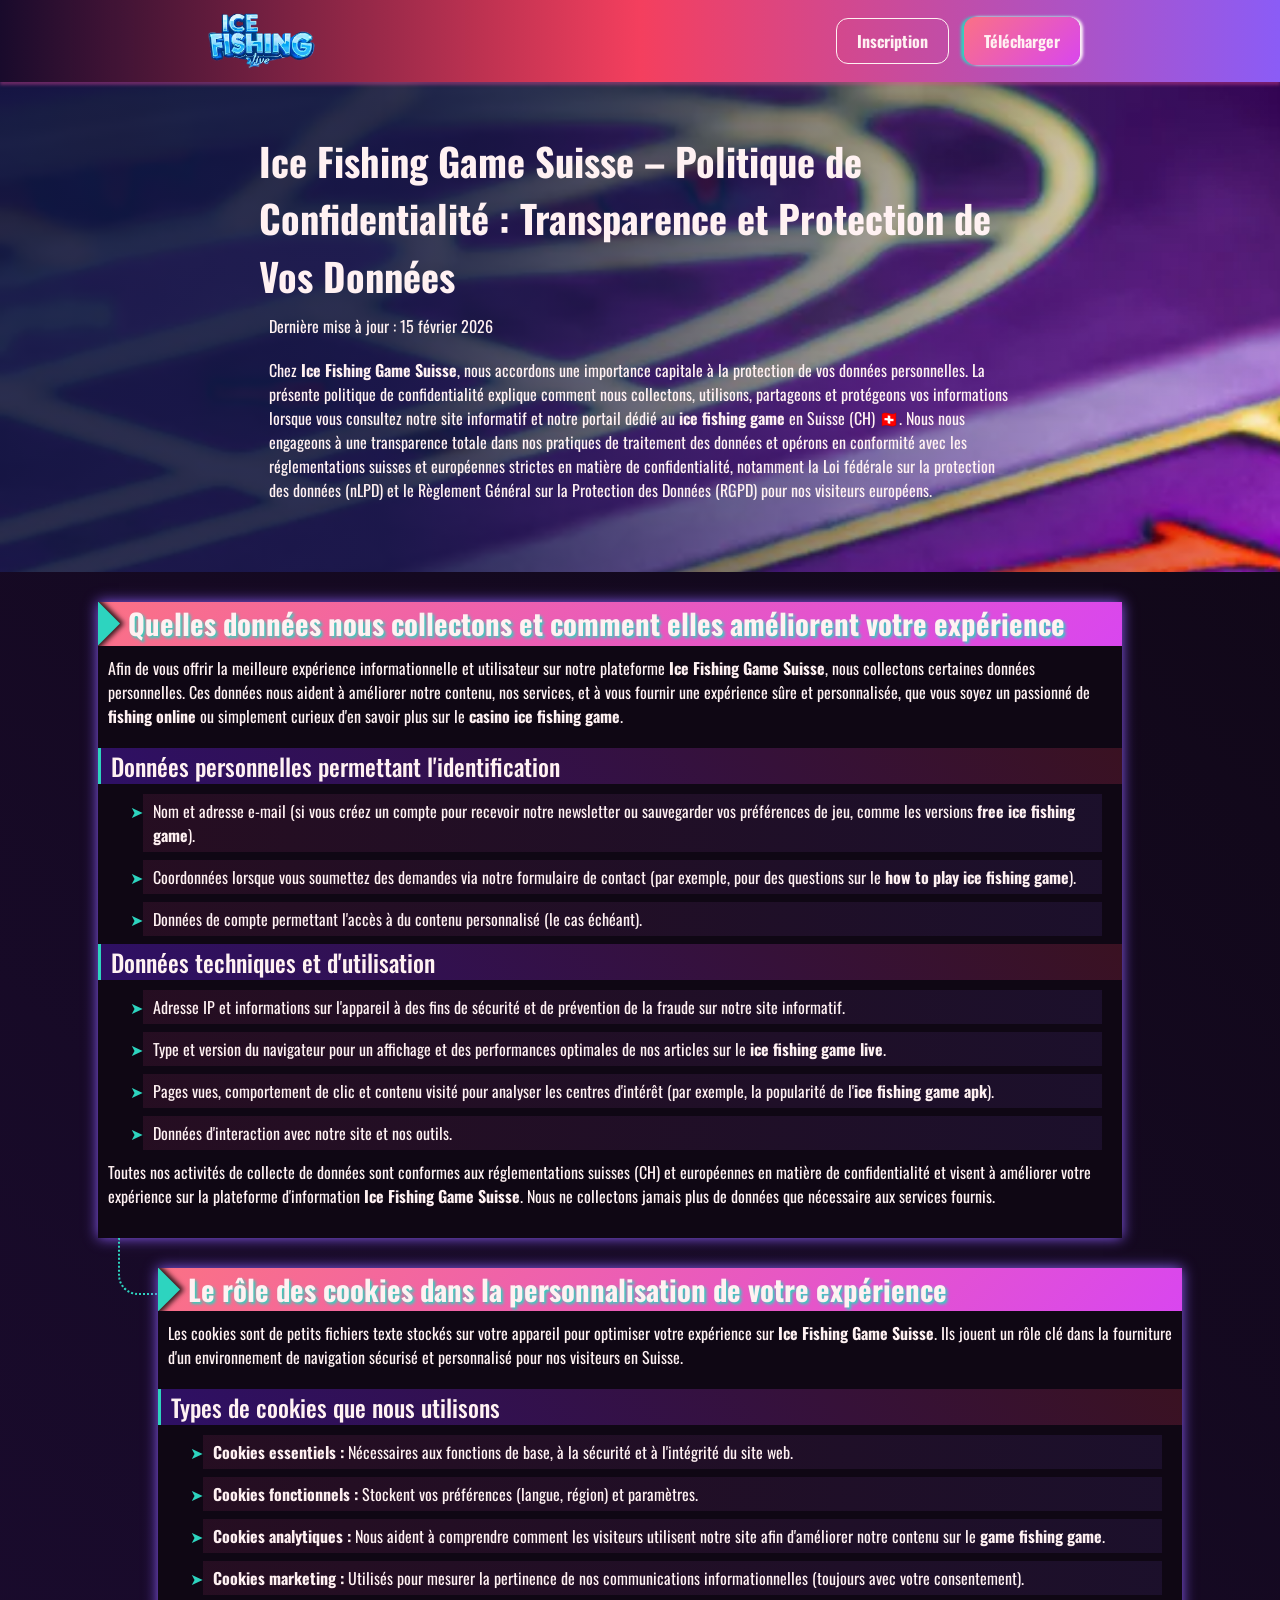
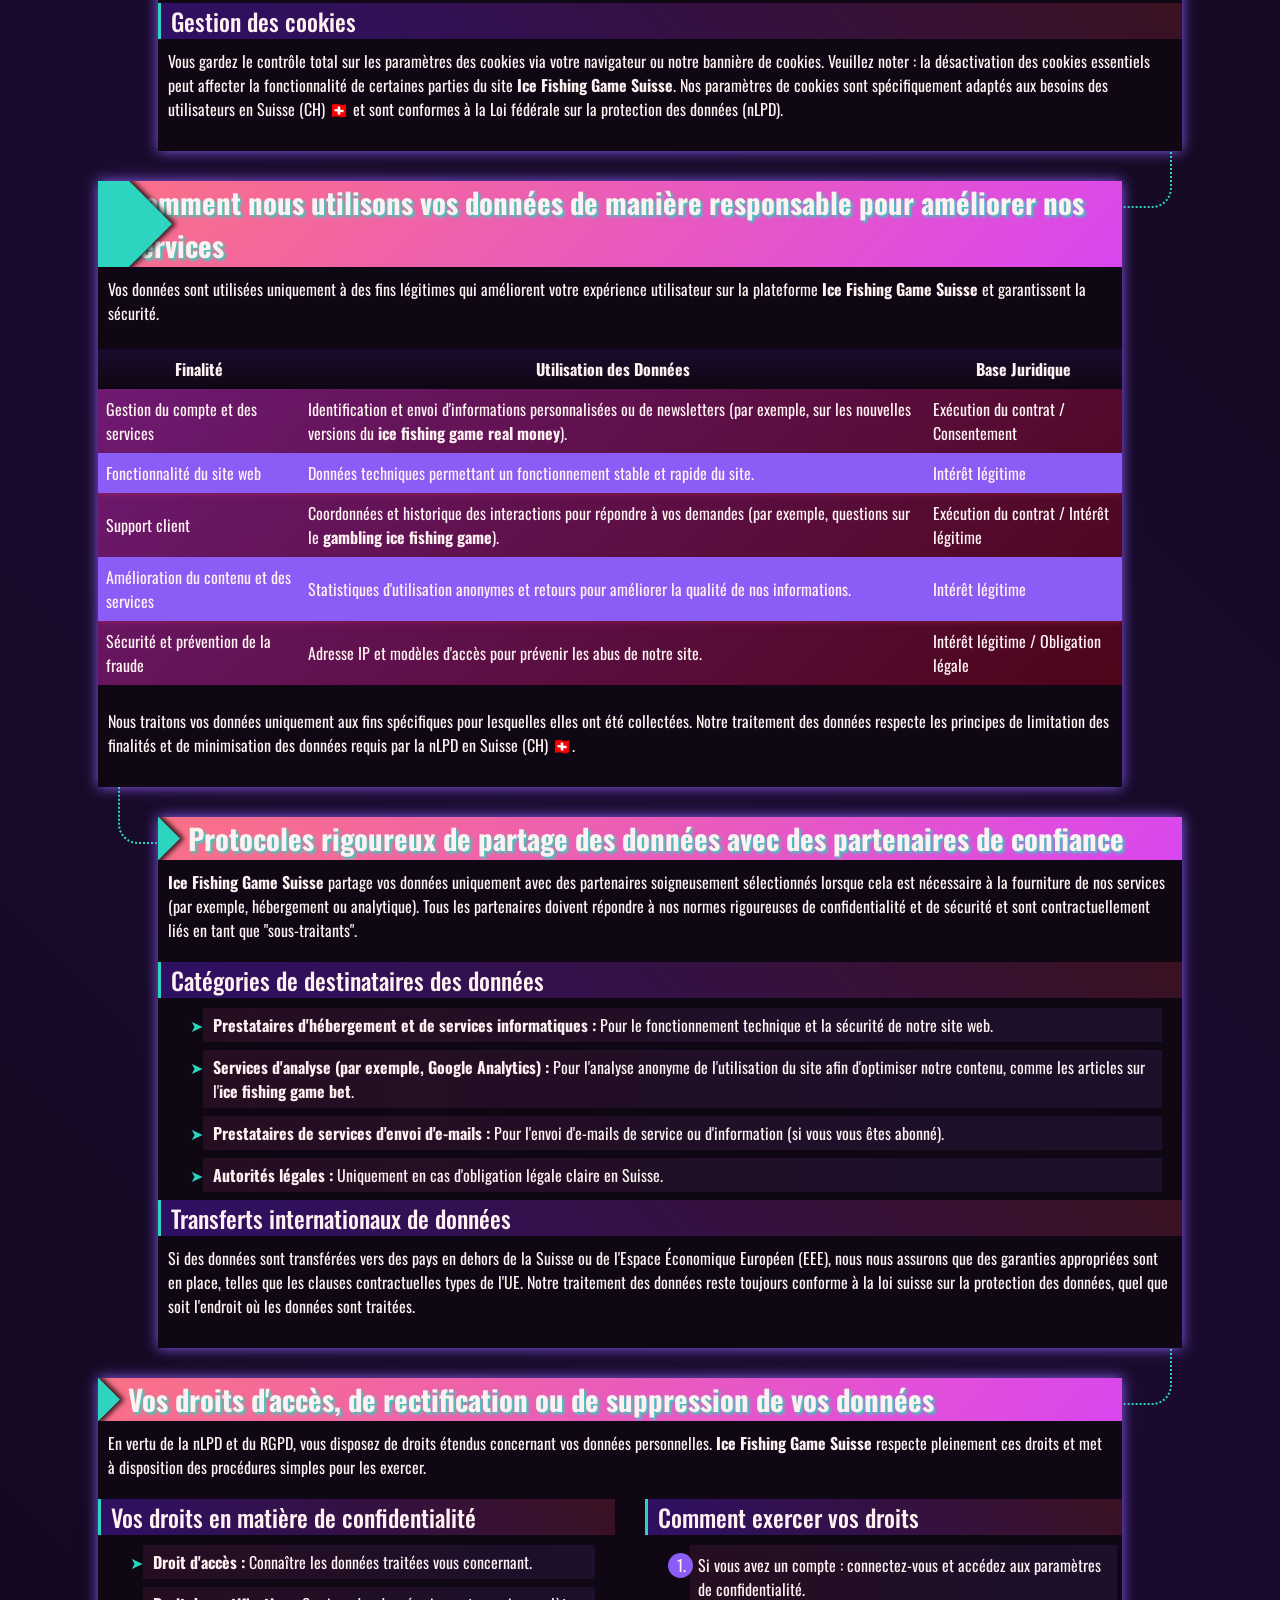
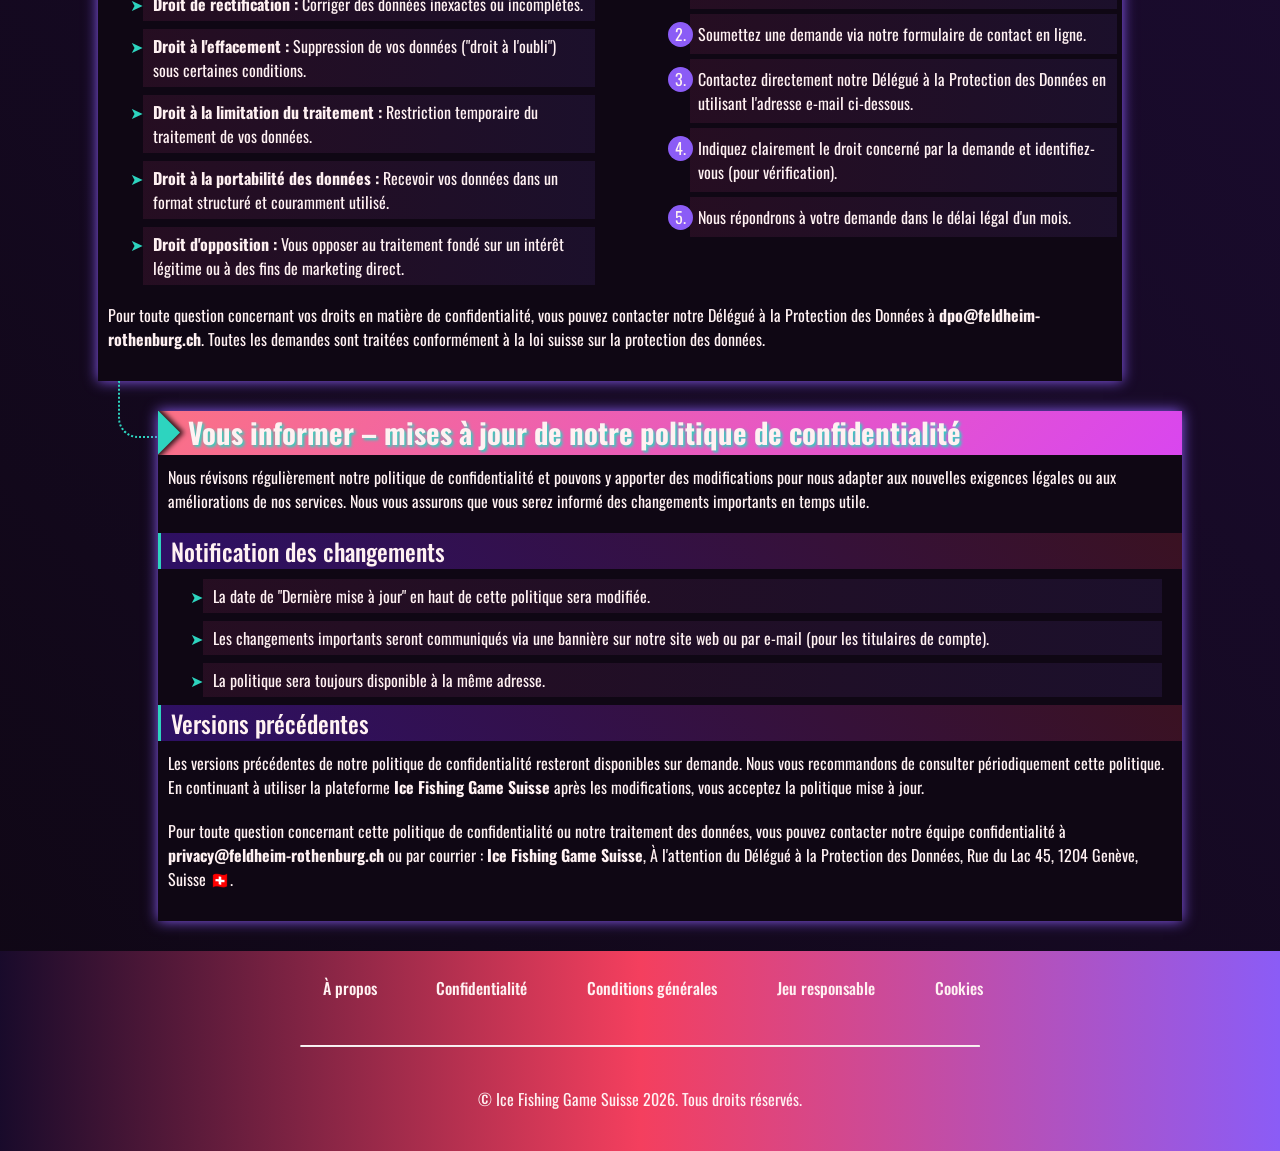
<file: privacy-policy/index.html>
<!DOCTYPE html>
<html lang="fr">

<head>
    <meta charset="UTF-8">
    <meta name="viewport" content="width=device-width, initial-scale=1.0">
    <link rel="stylesheet" href="/style.css">
    <link rel="shortcut icon" href="/favicon.ico" type="image/x-icon">
    <title>Ice Fishing Game Suisse – Politique de Confidentialité et Protection des Données</title>
    <meta name="description"
        content="Ice Fishing Game Suisse garantit une transparence totale dans le traitement de vos données. Découvrez comment nous collectons, protégeons et utilisons vos informations pour une expérience utilisateur sécurisée et personnalisée.">
    <meta name="googlebot" content="index,follow,noarchive">

    <link rel="canonical" href="https://feldheim-rothenburg.ch/privacy-policy/">

    <meta property="og:type" content="website" />
    <meta property="og:title"
        content="Ice Fishing Game Suisse – Politique de Confidentialité et Protection des Données" />
    <meta property="og:description"
        content="Ice Fishing Game Suisse garantit une transparence totale dans le traitement de vos données." />
    <meta property="og:url" content="https://feldheim-rothenburg.ch/privacy-policy/" />
    <meta property="og:site_name" content="Ice Fishing Game Suisse" />
    <meta property="og:locale" content="fr_CH" />

    <script type="application/ld+json">
    {
        "@context": "https://schema.org",
        "@type": "WebPage",
        "name": "Ice Fishing Game Suisse - Politique de Confidentialité",
        "description": "Politique de confidentialité de Ice Fishing Game Suisse - protection transparente des données pour les utilisateurs.",
        "url": "https://feldheim-rothenburg.ch/privacy-policy/",
        "inLanguage": "fr-CH"
    }
    </script>
</head>

<body>

    <header>
        <div class="logo">
            <a href="/"><img src="/img/logo.webp" alt="Logo Ice Fishing Game Casino" width="140" height="70"></a>
        </div>

        <div class="header-btn">
            <a href="/play/" rel="nofollow" content="noindex" class="h-violet-btn">Inscription</a>
            <a href="/play/" rel="nofollow" content="noindex" class="h-accent-btn">Télécharger</a>
        </div>
    </header>

    <main>
        <div class="promo">
            <div class="promo-l">
                <h1>Ice Fishing Game Suisse – Politique de Confidentialité : Transparence et Protection de Vos Données
                </h1>
                <p class="txt">
                    Dernière mise à jour : 15 février 2026
                </p>
                <p class="txt">
                    Chez <strong>Ice Fishing Game Suisse</strong>, nous accordons une importance capitale à la
                    protection de vos données personnelles. La présente politique de confidentialité explique comment
                    nous collectons, utilisons, partageons et protégeons vos informations lorsque vous consultez notre
                    site informatif et notre portail dédié au <strong>ice fishing game</strong> en Suisse (CH) 🇨🇭.
                    Nous nous engageons à une transparence totale dans nos pratiques de traitement des données et
                    opérons en conformité avec les réglementations suisses et européennes strictes en matière de
                    confidentialité, notamment la Loi fédérale sur la protection des données (nLPD) et le Règlement
                    Général sur la Protection des Données (RGPD) pour nos visiteurs européens.
                </p>
            </div>
        </div>

        <div class="wrapper">
            <div class="container">
                <div class="container__header">
                    <h2>Quelles données nous collectons et comment elles améliorent votre expérience</h2>
                </div>
                <p class="txt">
                    Afin de vous offrir la meilleure expérience informationnelle et utilisateur sur notre plateforme
                    <strong>Ice Fishing Game Suisse</strong>, nous collectons certaines données personnelles. Ces
                    données nous aident à améliorer notre contenu, nos services, et à vous fournir une expérience sûre
                    et personnalisée, que vous soyez un passionné de <strong>fishing online</strong> ou simplement
                    curieux d'en savoir plus sur le <strong>casino ice fishing game</strong>.
                </p>

                <h3>Données personnelles permettant l'identification</h3>
                <ul>
                    <li>Nom et adresse e-mail (si vous créez un compte pour recevoir notre newsletter ou sauvegarder vos
                        préférences de jeu, comme les versions <strong>free ice fishing game</strong>).</li>
                    <li>Coordonnées lorsque vous soumettez des demandes via notre formulaire de contact (par exemple,
                        pour des questions sur le <strong>how to play ice fishing game</strong>).</li>
                    <li>Données de compte permettant l'accès à du contenu personnalisé (le cas échéant).</li>
                </ul>

                <h3>Données techniques et d'utilisation</h3>
                <ul>
                    <li>Adresse IP et informations sur l'appareil à des fins de sécurité et de prévention de la fraude
                        sur notre site informatif.</li>
                    <li>Type et version du navigateur pour un affichage et des performances optimales de nos articles
                        sur le <strong>ice fishing game live</strong>.</li>
                    <li>Pages vues, comportement de clic et contenu visité pour analyser les centres d'intérêt (par
                        exemple, la popularité de l'<strong>ice fishing game apk</strong>).</li>
                    <li>Données d'interaction avec notre site et nos outils.</li>
                </ul>

                <p class="txt">
                    Toutes nos activités de collecte de données sont conformes aux réglementations suisses (CH) et
                    européennes en matière de confidentialité et visent à améliorer votre expérience sur la plateforme
                    d'information <strong>Ice Fishing Game Suisse</strong>. Nous ne collectons jamais plus de données
                    que nécessaire aux services fournis.
                </p>
            </div>

            <div class="container">
                <div class="container__header">
                    <h2>Le rôle des cookies dans la personnalisation de votre expérience</h2>
                </div>
                <p class="txt">
                    Les cookies sont de petits fichiers texte stockés sur votre appareil pour optimiser votre expérience
                    sur <strong>Ice Fishing Game Suisse</strong>. Ils jouent un rôle clé dans la fourniture d'un
                    environnement de navigation sécurisé et personnalisé pour nos visiteurs en Suisse.
                </p>

                <h3>Types de cookies que nous utilisons</h3>
                <ul>
                    <li><strong>Cookies essentiels :</strong> Nécessaires aux fonctions de base, à la sécurité et à
                        l'intégrité du site web.</li>
                    <li><strong>Cookies fonctionnels :</strong> Stockent vos préférences (langue, région) et paramètres.
                    </li>
                    <li><strong>Cookies analytiques :</strong> Nous aident à comprendre comment les visiteurs utilisent
                        notre site afin d'améliorer notre contenu sur le <strong>game fishing game</strong>.</li>
                    <li><strong>Cookies marketing :</strong> Utilisés pour mesurer la pertinence de nos communications
                        informationnelles (toujours avec votre consentement).</li>
                </ul>

                <h3>Gestion des cookies</h3>
                <p class="txt">
                    Vous gardez le contrôle total sur les paramètres des cookies via votre navigateur ou notre bannière
                    de cookies. Veuillez noter : la désactivation des cookies essentiels peut affecter la fonctionnalité
                    de certaines parties du site <strong>Ice Fishing Game Suisse</strong>. Nos paramètres de cookies
                    sont spécifiquement adaptés aux besoins des utilisateurs en Suisse (CH) 🇨🇭 et sont conformes à la
                    Loi fédérale sur la protection des données (nLPD).
                </p>
            </div>

            <div class="container">
                <div class="container__header">
                    <h2>Comment nous utilisons vos données de manière responsable pour améliorer nos services</h2>
                </div>
                <p class="txt">
                    Vos données sont utilisées uniquement à des fins légitimes qui améliorent votre expérience
                    utilisateur sur la plateforme <strong>Ice Fishing Game Suisse</strong> et garantissent la sécurité.
                </p>

                <div class="table-wrapper">
                    <table>
                        <thead>
                            <tr>
                                <th>Finalité</th>
                                <th>Utilisation des Données</th>
                                <th>Base Juridique</th>
                            </tr>
                        </thead>
                        <tbody>
                            <tr>
                                <td>Gestion du compte et des services</td>
                                <td>Identification et envoi d'informations personnalisées ou de newsletters (par
                                    exemple, sur les nouvelles versions du <strong>ice fishing game real
                                        money</strong>).</td>
                                <td>Exécution du contrat / Consentement</td>
                            </tr>
                            <tr>
                                <td>Fonctionnalité du site web</td>
                                <td>Données techniques permettant un fonctionnement stable et rapide du site.</td>
                                <td>Intérêt légitime</td>
                            </tr>
                            <tr>
                                <td>Support client</td>
                                <td>Coordonnées et historique des interactions pour répondre à vos demandes (par
                                    exemple, questions sur le <strong>gambling ice fishing game</strong>).</td>
                                <td>Exécution du contrat / Intérêt légitime</td>
                            </tr>
                            <tr>
                                <td>Amélioration du contenu et des services</td>
                                <td>Statistiques d'utilisation anonymes et retours pour améliorer la qualité de nos
                                    informations.</td>
                                <td>Intérêt légitime</td>
                            </tr>
                            <tr>
                                <td>Sécurité et prévention de la fraude</td>
                                <td>Adresse IP et modèles d'accès pour prévenir les abus de notre site.</td>
                                <td>Intérêt légitime / Obligation légale</td>
                            </tr>
                        </tbody>
                    </table>
                </div>

                <p class="txt">
                    Nous traitons vos données uniquement aux fins spécifiques pour lesquelles elles ont été collectées.
                    Notre traitement des données respecte les principes de limitation des finalités et de minimisation
                    des données requis par la nLPD en Suisse (CH) 🇨🇭.
                </p>
            </div>

            <div class="container">
                <div class="container__header">
                    <h2>Protocoles rigoureux de partage des données avec des partenaires de confiance</h2>
                </div>
                <p class="txt">
                    <strong>Ice Fishing Game Suisse</strong> partage vos données uniquement avec des partenaires
                    soigneusement sélectionnés lorsque cela est nécessaire à la fourniture de nos services (par exemple,
                    hébergement ou analytique). Tous les partenaires doivent répondre à nos normes rigoureuses de
                    confidentialité et de sécurité et sont contractuellement liés en tant que "sous-traitants".
                </p>

                <h3>Catégories de destinataires des données</h3>
                <ul>
                    <li><strong>Prestataires d'hébergement et de services informatiques :</strong> Pour le
                        fonctionnement technique et la sécurité de notre site web.</li>
                    <li><strong>Services d'analyse (par exemple, Google Analytics) :</strong> Pour l'analyse anonyme de
                        l'utilisation du site afin d'optimiser notre contenu, comme les articles sur l'<strong>ice
                            fishing game bet</strong>.</li>
                    <li><strong>Prestataires de services d'envoi d'e-mails :</strong> Pour l'envoi d'e-mails de service
                        ou d'information (si vous vous êtes abonné).</li>
                    <li><strong>Autorités légales :</strong> Uniquement en cas d'obligation légale claire en Suisse.
                    </li>
                </ul>

                <h3>Transferts internationaux de données</h3>
                <p class="txt">
                    Si des données sont transférées vers des pays en dehors de la Suisse ou de l'Espace Économique
                    Européen (EEE), nous nous assurons que des garanties appropriées sont en place, telles que les
                    clauses contractuelles types de l'UE. Notre traitement des données reste toujours conforme à la loi
                    suisse sur la protection des données, quel que soit l'endroit où les données sont traitées.
                </p>
            </div>

            <div class="container">
                <div class="container__header">
                    <h2>Vos droits d'accès, de rectification ou de suppression de vos données</h2>
                </div>
                <p class="txt">
                    En vertu de la nLPD et du RGPD, vous disposez de droits étendus concernant vos données personnelles.
                    <strong>Ice Fishing Game Suisse</strong> respecte pleinement ces droits et met à disposition des
                    procédures simples pour les exercer.
                </p>

                <div class="comparison-list">
                    <div>
                        <h3>Vos droits en matière de confidentialité</h3>
                        <ul>
                            <li><strong>Droit d'accès :</strong> Connaître les données traitées vous concernant.</li>
                            <li><strong>Droit de rectification :</strong> Corriger des données inexactes ou incomplètes.
                            </li>
                            <li><strong>Droit à l'effacement :</strong> Suppression de vos données ("droit à l'oubli")
                                sous certaines conditions.</li>
                            <li><strong>Droit à la limitation du traitement :</strong> Restriction temporaire du
                                traitement de vos données.</li>
                            <li><strong>Droit à la portabilité des données :</strong> Recevoir vos données dans un
                                format structuré et couramment utilisé.</li>
                            <li><strong>Droit d'opposition :</strong> Vous opposer au traitement fondé sur un intérêt
                                légitime ou à des fins de marketing direct.</li>
                        </ul>
                    </div>

                    <div>
                        <h3>Comment exercer vos droits</h3>
                        <ol>
                            <li>Si vous avez un compte : connectez-vous et accédez aux paramètres de confidentialité.
                            </li>
                            <li>Soumettez une demande via notre <a href="/contact/">formulaire de contact</a> en ligne.
                            </li>
                            <li>Contactez directement notre Délégué à la Protection des Données en utilisant l'adresse
                                e-mail ci-dessous.</li>
                            <li>Indiquez clairement le droit concerné par la demande et identifiez-vous (pour
                                vérification).</li>
                            <li>Nous répondrons à votre demande dans le délai légal d'un mois.</li>
                        </ol>
                    </div>
                </div>

                <p class="txt">
                    Pour toute question concernant vos droits en matière de confidentialité, vous pouvez contacter notre
                    Délégué à la Protection des Données à <strong>dpo@feldheim-rothenburg.ch</strong>. Toutes les
                    demandes sont traitées conformément à la loi suisse sur la protection des données.
                </p>
            </div>

            <div class="container">
                <div class="container__header">
                    <h2>Vous informer – mises à jour de notre politique de confidentialité</h2>
                </div>
                <p class="txt">
                    Nous révisons régulièrement notre politique de confidentialité et pouvons y apporter des
                    modifications pour nous adapter aux nouvelles exigences légales ou aux améliorations de nos
                    services. Nous vous assurons que vous serez informé des changements importants en temps utile.
                </p>

                <h3>Notification des changements</h3>
                <ul>
                    <li>La date de "Dernière mise à jour" en haut de cette politique sera modifiée.</li>
                    <li>Les changements importants seront communiqués via une bannière sur notre site web ou par e-mail
                        (pour les titulaires de compte).</li>
                    <li>La politique sera toujours disponible à la même adresse.</li>
                </ul>

                <h3>Versions précédentes</h3>
                <p class="txt">
                    Les versions précédentes de notre politique de confidentialité resteront disponibles sur demande.
                    Nous vous recommandons de consulter périodiquement cette politique. En continuant à utiliser la
                    plateforme <strong>Ice Fishing Game Suisse</strong> après les modifications, vous acceptez la
                    politique mise à jour.
                </p>

                <p class="txt">
                    Pour toute question concernant cette politique de confidentialité ou notre traitement des données,
                    vous pouvez contacter notre équipe confidentialité à <strong>privacy@feldheim-rothenburg.ch</strong>
                    ou par courrier : <strong>Ice Fishing Game Suisse</strong>, À l'attention du Délégué à la Protection
                    des Données, Rue du Lac 45, 1204 Genève, Suisse 🇨🇭.
                </p>
            </div>
        </div>
    </main>

    <footer>
        <ul class="f-nav">
            <li>
                <a href="/about-us/">À propos</a>
            </li>
            <li>
                <a href="/privacy-policy/">Confidentialité</a>
            </li>
            <li>
                <a href="/terms-and-conditions/">Conditions générales</a>
            </li>
            <li>
                <a href="/responsible-gambling/">Jeu responsable</a>
            </li>
            <li>
                <a href="/cookie-policy/">Cookies</a>
            </li>
        </ul>

        <hr>

        <p class="txt">
            © Ice Fishing Game Suisse 2026. Tous droits réservés.
        </p>
    </footer>
</body>

</html>
</file>
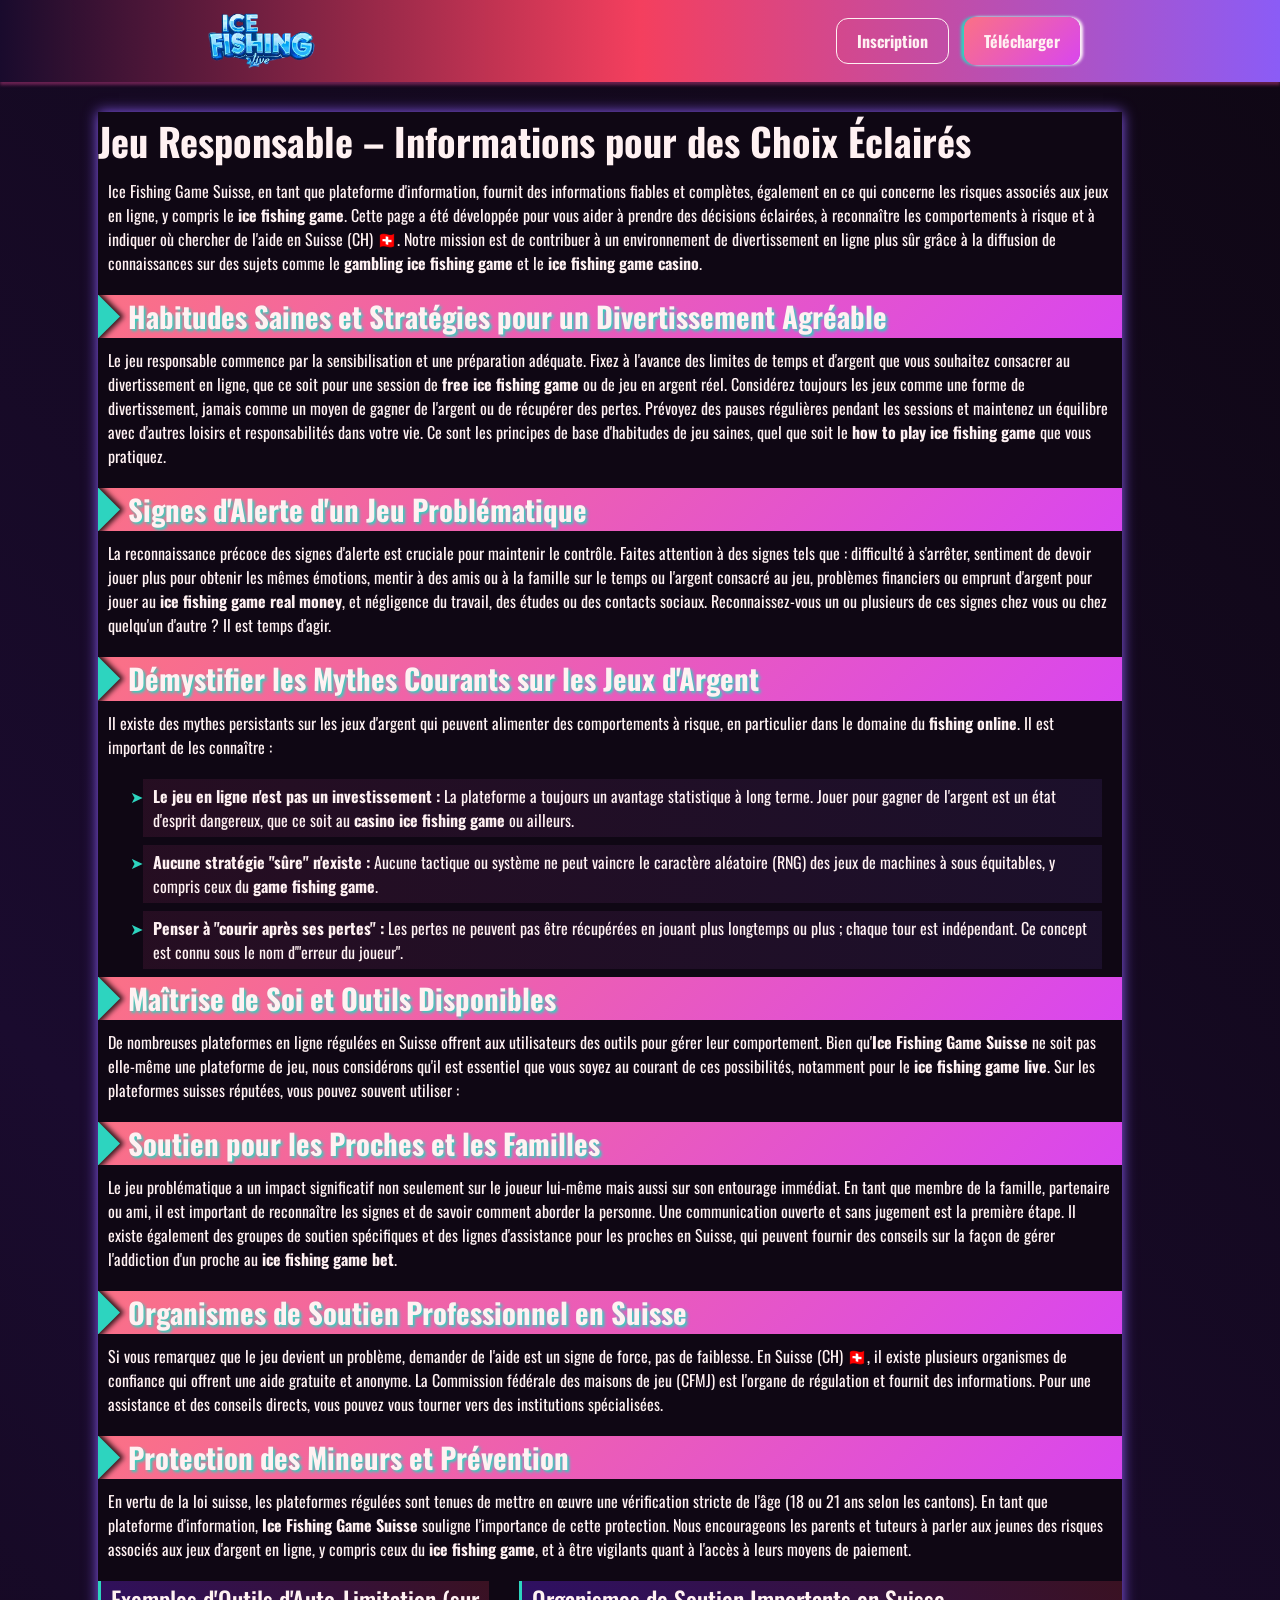
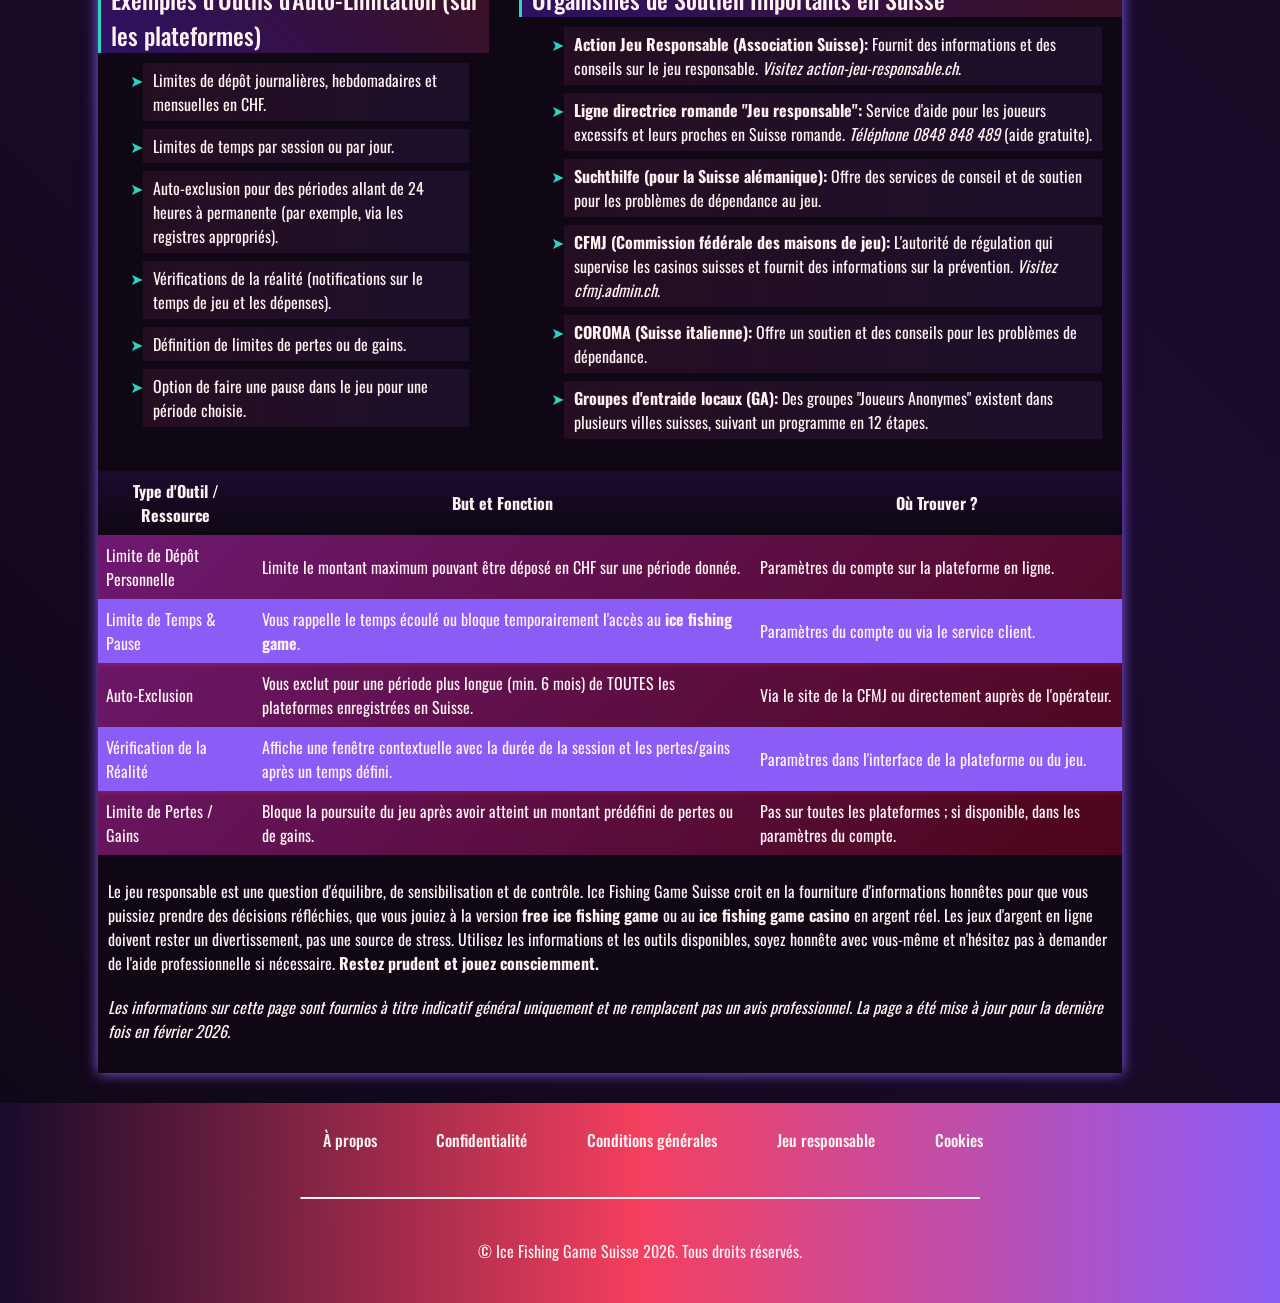
<file: responsible-gambling/index.html>
<!DOCTYPE html>
<html lang="fr">

<head>
    <meta charset="UTF-8">
    <meta name="viewport" content="width=device-width, initial-scale=1.0">
    <link rel="stylesheet" href="/style.css">
    <link rel="shortcut icon" href="/favicon.ico" type="image/x-icon">
    <title>Jeu Responsable – Informations et Soutien via Ice Fishing Game Suisse</title>
    <meta name="description"
        content="Ice Fishing Game Suisse fournit des informations sur le jeu responsable. Apprenez à reconnaître les comportements à risque, trouvez des outils de maîtrise de soi et découvrez des organismes de soutien professionnels pour une pratique sûre et consciente du divertissement en ligne en Suisse.">
    <meta name="googlebot" content="index,follow,noarchive">

    <link rel="canonical" href="https://feldheim-rothenburg.ch/responsible-gambling/">

    <meta property="og:type" content="website" />
    <meta property="og:title" content="Jeu Responsable – Informations et Soutien via Ice Fishing Game Suisse" />
    <meta property="og:description"
        content="Ice Fishing Game Suisse fournit des informations sur le jeu responsable. Apprenez à reconnaître les comportements à risque et trouvez des outils de maîtrise de soi efficaces." />
    <meta property="og:url" content="https://feldheim-rothenburg.ch/responsible-gambling/" />
    <meta property="og:site_name" content="Ice Fishing Game Suisse" />
    <meta property="og:locale" content="fr_CH" />

    <meta name="twitter:card" content="summary" />
    <meta name="twitter:title" content="Jeu Responsable – Informations de Ice Fishing Game Suisse" />
    <meta name="twitter:description"
        content="Stratégies et outils pour une pratique saine et consciente du divertissement en ligne, développés par Ice Fishing Game Suisse." />
</head>

<body>

    <header>
        <div class="logo">
            <a href="/"><img src="/img/logo.webp" alt="Logo Ice Fishing Game Casino" width="140" height="70"></a>
        </div>

        <div class="header-btn">
            <a href="/play/" rel="nofollow" content="noindex" class="h-violet-btn">Inscription</a>
            <a href="/play/" rel="nofollow" content="noindex" class="h-accent-btn">Télécharger</a>
        </div>
    </header>

    <main>
        <div class="wrapper">
            <div class="container">
                <h1>Jeu Responsable – Informations pour des Choix Éclairés</h1>
                <p class="txt">
                    Ice Fishing Game Suisse, en tant que plateforme d'information, fournit des informations fiables et
                    complètes, également en ce qui concerne les risques associés aux jeux en ligne, y compris le
                    <strong>ice fishing game</strong>. Cette page a été développée pour vous aider à prendre des
                    décisions éclairées, à reconnaître les comportements à risque et à indiquer où chercher de l'aide en
                    Suisse (CH) 🇨🇭. Notre mission est de contribuer à un environnement de divertissement en ligne plus
                    sûr grâce à la diffusion de connaissances sur des sujets comme le <strong>gambling ice fishing
                        game</strong> et le <strong>ice fishing game casino</strong>.
                </p>

                <div class="container__header">
                    <h2>Habitudes Saines et Stratégies pour un Divertissement Agréable</h2>
                </div>
                <p class="txt">
                    Le jeu responsable commence par la sensibilisation et une préparation adéquate. Fixez à l'avance des
                    limites de temps et d'argent que vous souhaitez consacrer au divertissement en ligne, que ce soit
                    pour une session de <strong>free ice fishing game</strong> ou de jeu en argent réel. Considérez
                    toujours les jeux comme une forme de divertissement, jamais comme un moyen de gagner de l'argent ou
                    de récupérer des pertes. Prévoyez des pauses régulières pendant les sessions et maintenez un
                    équilibre avec d'autres loisirs et responsabilités dans votre vie. Ce sont les principes de base
                    d'habitudes de jeu saines, quel que soit le <strong>how to play ice fishing game</strong> que vous
                    pratiquez.
                </p>

                <div class="container__header">
                    <h2>Signes d'Alerte d'un Jeu Problématique</h2>
                </div>
                <p class="txt">
                    La reconnaissance précoce des signes d'alerte est cruciale pour maintenir le contrôle. Faites
                    attention à des signes tels que : difficulté à s'arrêter, sentiment de devoir jouer plus pour
                    obtenir les mêmes émotions, mentir à des amis ou à la famille sur le temps ou l'argent consacré au
                    jeu, problèmes financiers ou emprunt d'argent pour jouer au <strong>ice fishing game real
                        money</strong>, et négligence du travail, des études ou des contacts sociaux. Reconnaissez-vous
                    un ou plusieurs de ces signes chez vous ou chez quelqu'un d'autre ? Il est temps d'agir.
                </p>

                <div class="container__header">
                    <h2>Démystifier les Mythes Courants sur les Jeux d'Argent</h2>
                </div>
                <p class="txt">
                    Il existe des mythes persistants sur les jeux d'argent qui peuvent alimenter des comportements à
                    risque, en particulier dans le domaine du <strong>fishing online</strong>. Il est important de les
                    connaître :
                <ul>
                    <li><strong>Le jeu en ligne n'est pas un investissement :</strong> La plateforme a toujours un
                        avantage statistique à long terme. Jouer pour gagner de l'argent est un état d'esprit dangereux,
                        que ce soit au <strong>casino ice fishing game</strong> ou ailleurs.</li>
                    <li><strong>Aucune stratégie "sûre" n'existe :</strong> Aucune tactique ou système ne peut vaincre
                        le caractère aléatoire (RNG) des jeux de machines à sous équitables, y compris ceux du
                        <strong>game fishing game</strong>.
                    </li>
                    <li><strong>Penser à "courir après ses pertes" :</strong> Les pertes ne peuvent pas être récupérées
                        en jouant plus longtemps ou plus ; chaque tour est indépendant. Ce concept est connu sous le nom
                        d'"erreur du joueur".</li>
                </ul>
                </p>

                <div class="container__header">
                    <h2>Maîtrise de Soi et Outils Disponibles</h2>
                </div>
                <p class="txt">
                    De nombreuses plateformes en ligne régulées en Suisse offrent aux utilisateurs des outils pour gérer
                    leur comportement. Bien qu'<strong>Ice Fishing Game Suisse</strong> ne soit pas elle-même une
                    plateforme de jeu, nous considérons qu'il est essentiel que vous soyez au courant de ces
                    possibilités, notamment pour le <strong>ice fishing game live</strong>. Sur les plateformes suisses
                    réputées, vous pouvez souvent utiliser :
                </p>

                <div class="container__header">
                    <h2>Soutien pour les Proches et les Familles</h2>
                </div>
                <p class="txt">
                    Le jeu problématique a un impact significatif non seulement sur le joueur lui-même mais aussi sur
                    son entourage immédiat. En tant que membre de la famille, partenaire ou ami, il est important de
                    reconnaître les signes et de savoir comment aborder la personne. Une communication ouverte et sans
                    jugement est la première étape. Il existe également des groupes de soutien spécifiques et des lignes
                    d'assistance pour les proches en Suisse, qui peuvent fournir des conseils sur la façon de gérer
                    l'addiction d'un proche au <strong>ice fishing game bet</strong>.
                </p>

                <div class="container__header">
                    <h2>Organismes de Soutien Professionnel en Suisse</h2>
                </div>
                <p class="txt">
                    Si vous remarquez que le jeu devient un problème, demander de l'aide est un signe de force, pas de
                    faiblesse. En Suisse (CH) 🇨🇭, il existe plusieurs organismes de confiance qui offrent une aide
                    gratuite et anonyme. La Commission fédérale des maisons de jeu (CFMJ) est l'organe de régulation et
                    fournit des informations. Pour une assistance et des conseils directs, vous pouvez vous tourner vers
                    des institutions spécialisées.
                </p>

                <div class="container__header">
                    <h2>Protection des Mineurs et Prévention</h2>
                </div>
                <p class="txt">
                    En vertu de la loi suisse, les plateformes régulées sont tenues de mettre en œuvre une vérification
                    stricte de l'âge (18 ou 21 ans selon les cantons). En tant que plateforme d'information, <strong>Ice
                        Fishing Game Suisse</strong> souligne l'importance de cette protection. Nous encourageons les
                    parents et tuteurs à parler aux jeunes des risques associés aux jeux d'argent en ligne, y compris
                    ceux du <strong>ice fishing game</strong>, et à être vigilants quant à l'accès à leurs moyens de
                    paiement.
                </p>

                <div class="comparison-list">
                    <div>
                        <h3>Exemples d'Outils d'Auto-Limitation (sur les plateformes)</h3>
                        <ul>
                            <li>Limites de dépôt journalières, hebdomadaires et mensuelles en CHF.</li>
                            <li>Limites de temps par session ou par jour.</li>
                            <li>Auto-exclusion pour des périodes allant de 24 heures à permanente (par exemple, via les
                                registres appropriés).</li>
                            <li>Vérifications de la réalité (notifications sur le temps de jeu et les dépenses).</li>
                            <li>Définition de limites de pertes ou de gains.</li>
                            <li>Option de faire une pause dans le jeu pour une période choisie.</li>
                        </ul>
                    </div>

                    <div>
                        <h3>Organismes de Soutien Importants en Suisse</h3>
                        <ul>
                            <li><strong>Action Jeu Responsable (Association Suisse):</strong> Fournit des informations
                                et des conseils sur le jeu responsable.
                                <em>Visitez action-jeu-responsable.ch</em>.
                            </li>
                            <li><strong>Ligne directrice romande "Jeu responsable":</strong> Service d'aide pour les
                                joueurs excessifs et leurs proches en Suisse romande.
                                <em>Téléphone 0848 848 489</em> (aide gratuite).
                            </li>
                            <li><strong>Suchthilfe (pour la Suisse alémanique):</strong> Offre des services de conseil
                                et de soutien pour les problèmes de dépendance au jeu.</li>
                            <li><strong>CFMJ (Commission fédérale des maisons de jeu):</strong> L'autorité de régulation
                                qui supervise les casinos suisses et fournit des informations sur la prévention.
                                <em>Visitez cfmj.admin.ch</em>.
                            </li>
                            <li><strong>COROMA (Suisse italienne):</strong> Offre un soutien et des conseils pour les
                                problèmes de dépendance.</li>
                            <li><strong>Groupes d'entraide locaux (GA):</strong> Des groupes "Joueurs Anonymes" existent
                                dans plusieurs villes suisses, suivant un programme en 12 étapes.</li>
                        </ul>
                    </div>
                </div>

                <div class="table-wrapper">
                    <table>
                        <thead>
                            <tr>
                                <th>Type d'Outil / Ressource</th>
                                <th>But et Fonction</th>
                                <th>Où Trouver ?</th>
                            </tr>
                        </thead>
                        <tbody>
                            <tr>
                                <td>Limite de Dépôt Personnelle</td>
                                <td>Limite le montant maximum pouvant être déposé en CHF sur une période donnée.</td>
                                <td>Paramètres du compte sur la plateforme en ligne.</td>
                            </tr>
                            <tr>
                                <td>Limite de Temps & Pause</td>
                                <td>Vous rappelle le temps écoulé ou bloque temporairement l'accès au <strong>ice
                                        fishing game</strong>.</td>
                                <td>Paramètres du compte ou via le service client.</td>
                            </tr>
                            <tr>
                                <td>Auto-Exclusion</td>
                                <td>Vous exclut pour une période plus longue (min. 6 mois) de TOUTES les plateformes
                                    enregistrées en Suisse.</td>
                                <td>Via le site de la CFMJ ou directement auprès de l'opérateur.</td>
                            </tr>
                            <tr>
                                <td>Vérification de la Réalité</td>
                                <td>Affiche une fenêtre contextuelle avec la durée de la session et les pertes/gains
                                    après un temps défini.</td>
                                <td>Paramètres dans l'interface de la plateforme ou du jeu.</td>
                            </tr>
                            <tr>
                                <td>Limite de Pertes / Gains</td>
                                <td>Bloque la poursuite du jeu après avoir atteint un montant prédéfini de pertes ou de
                                    gains.</td>
                                <td>Pas sur toutes les plateformes ; si disponible, dans les paramètres du compte.</td>
                            </tr>
                        </tbody>
                    </table>
                </div>

                <p class="txt">
                    Le jeu responsable est une question d'équilibre, de sensibilisation et de contrôle. Ice Fishing Game
                    Suisse croit en la fourniture d'informations honnêtes pour que vous puissiez prendre des décisions
                    réfléchies, que vous jouiez à la version <strong>free ice fishing game</strong> ou au <strong>ice
                        fishing game casino</strong> en argent réel. Les jeux d'argent en ligne doivent rester un
                    divertissement, pas une source de stress. Utilisez les informations et les outils disponibles, soyez
                    honnête avec vous-même et n'hésitez pas à demander de l'aide professionnelle si nécessaire.
                    <strong>Restez prudent et jouez consciemment.</strong>
                </p>
                <p class="txt"><em>Les informations sur cette page sont fournies à titre indicatif général uniquement et
                        ne remplacent pas un avis professionnel. La page a été mise à jour pour la dernière fois en
                        février 2026.</em></p>
            </div>
        </div>
    </main>

    <footer>
        <ul class="f-nav">
            <li>
                <a href="/about-us/">À propos</a>
            </li>
            <li>
                <a href="/privacy-policy/">Confidentialité</a>
            </li>
            <li>
                <a href="/terms-and-conditions/">Conditions générales</a>
            </li>
            <li>
                <a href="/responsible-gambling/">Jeu responsable</a>
            </li>
            <li>
                <a href="/cookie-policy/">Cookies</a>
            </li>
        </ul>

        <hr>

        <p class="txt">
            © Ice Fishing Game Suisse 2026. Tous droits réservés.
        </p>
    </footer>
</body>

</html>
</file>
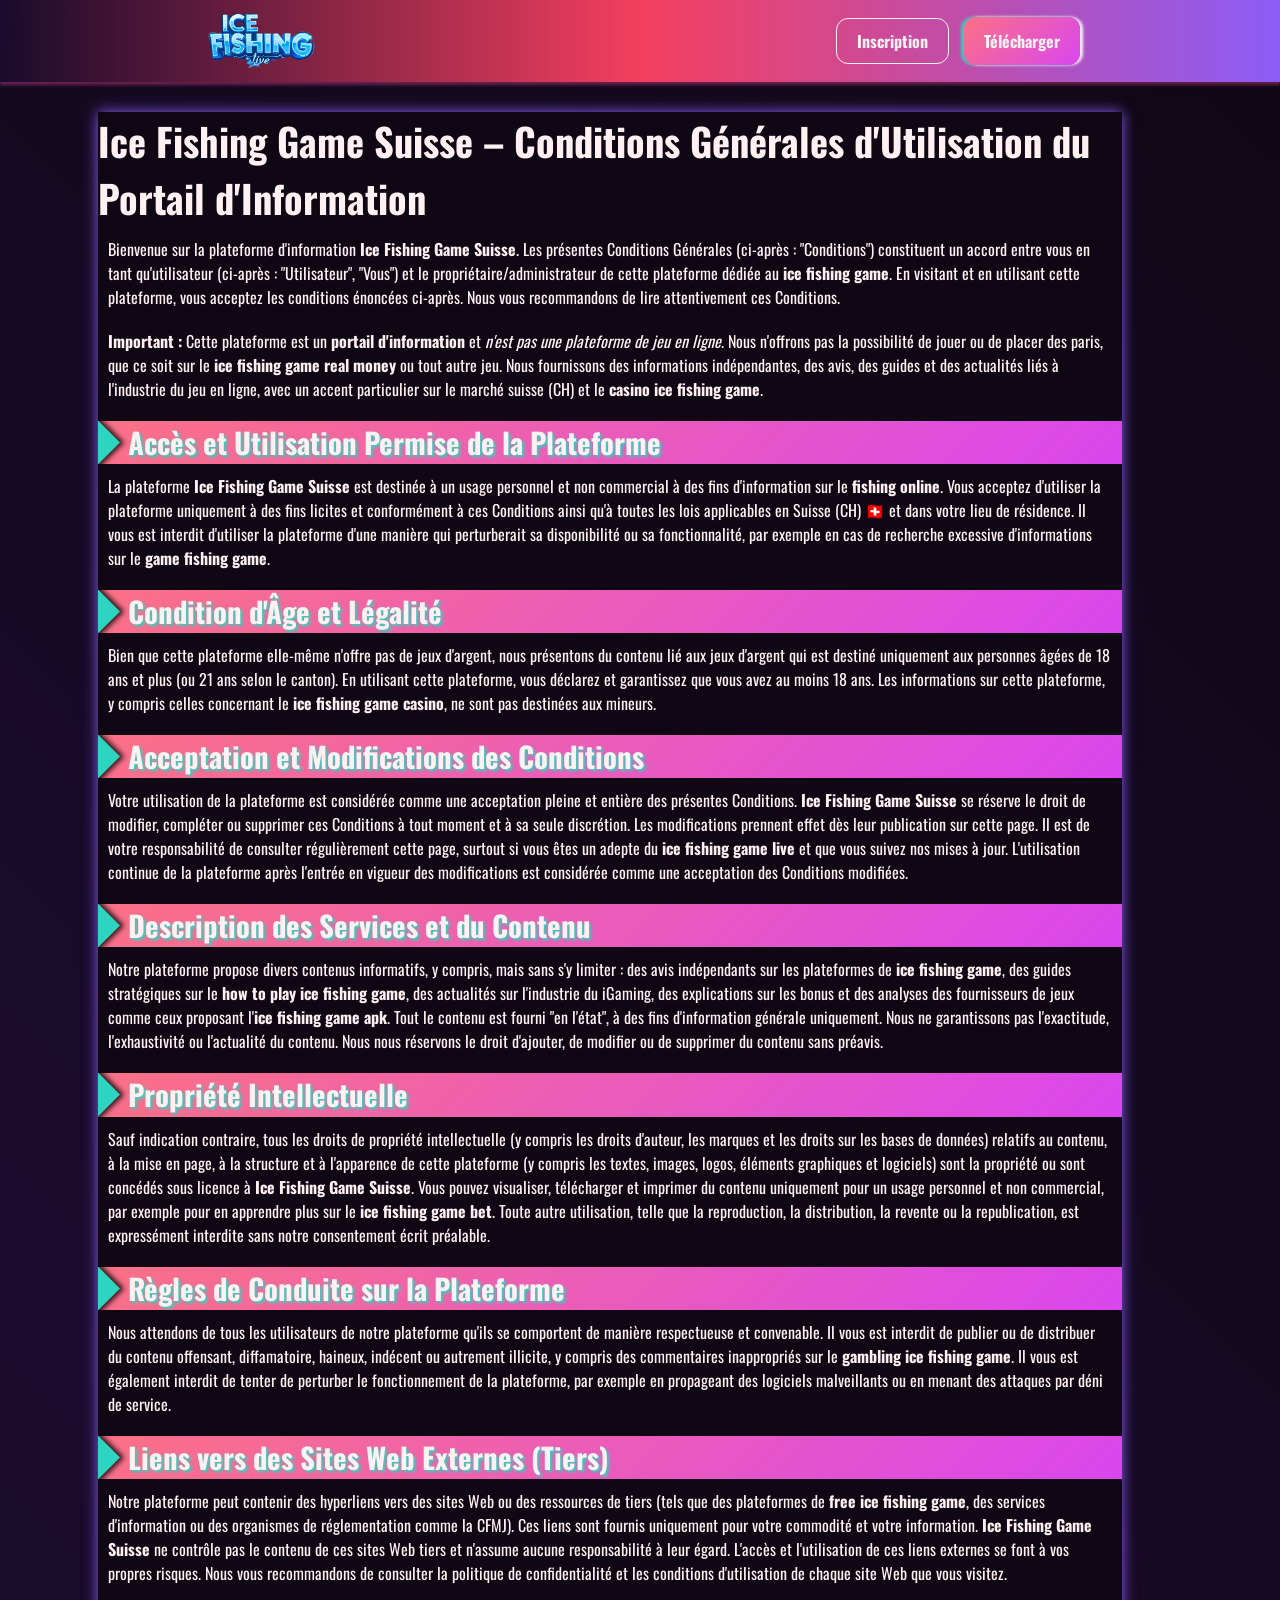
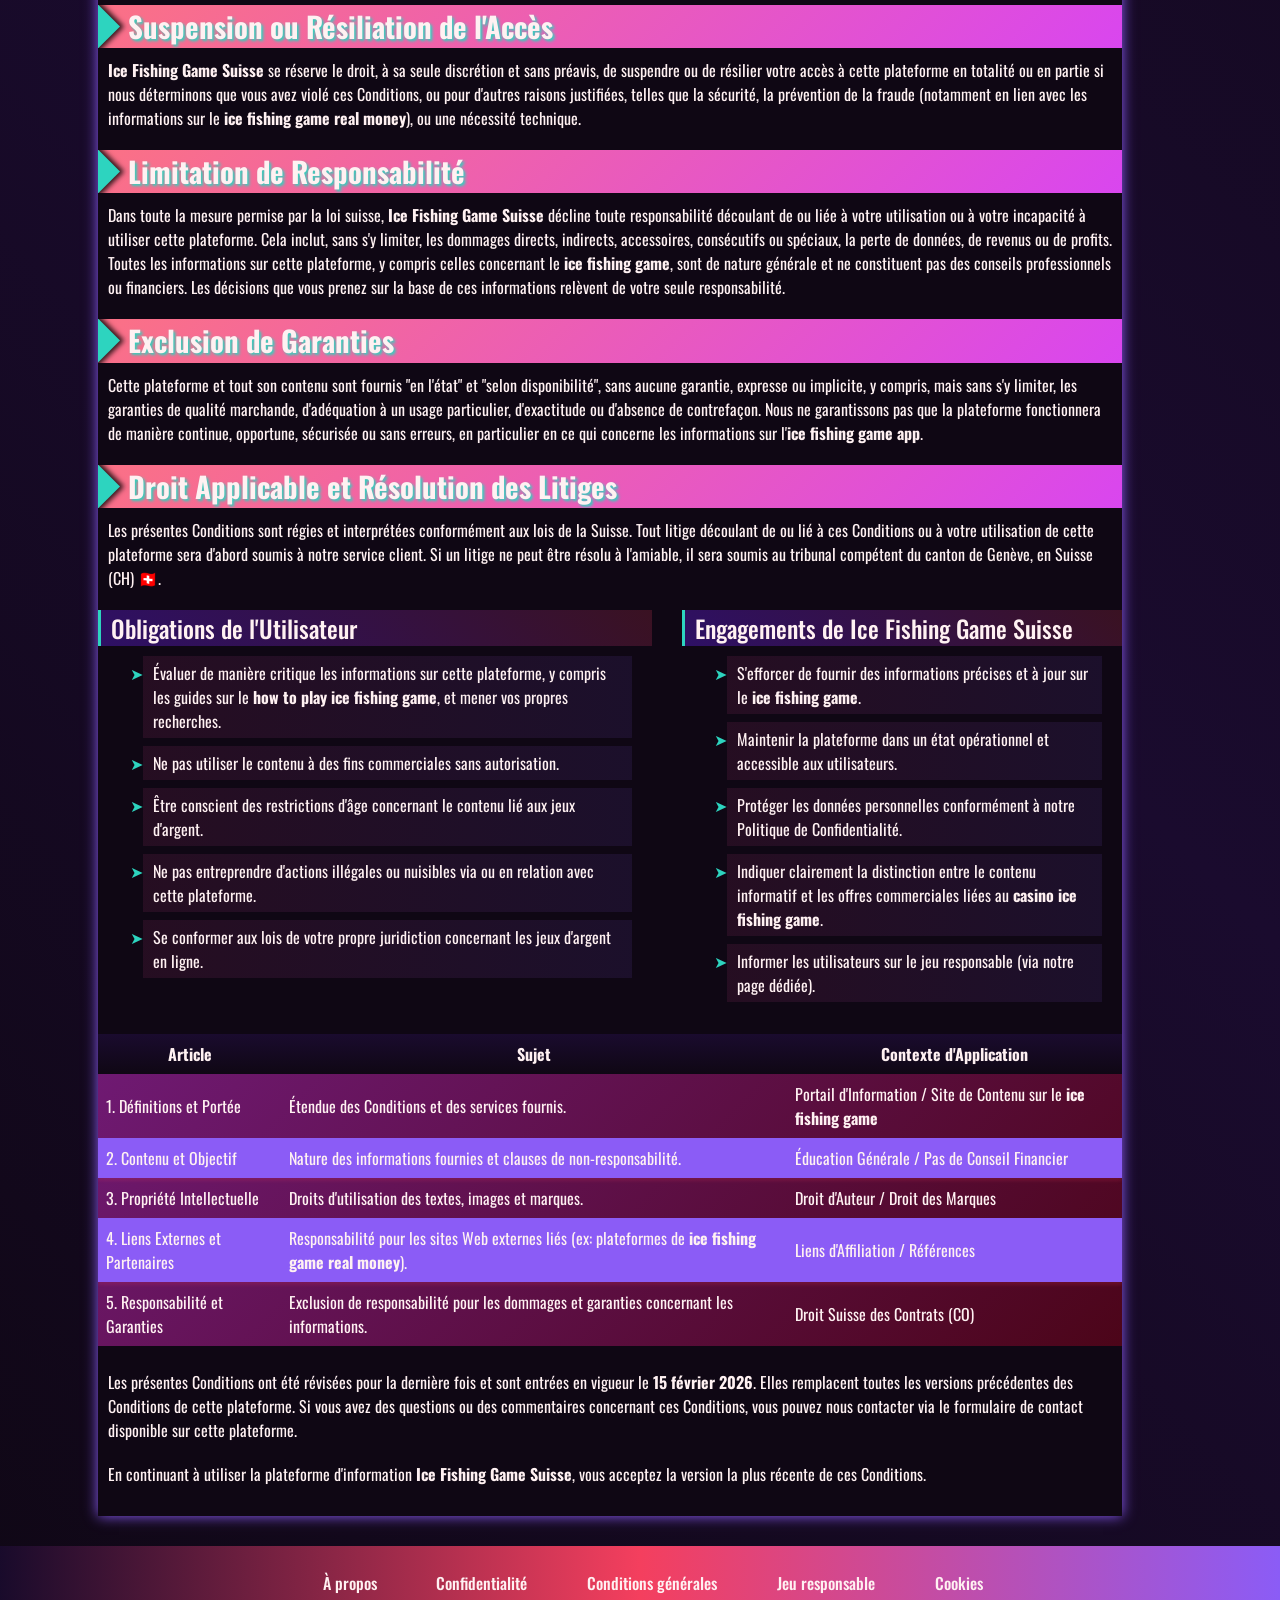
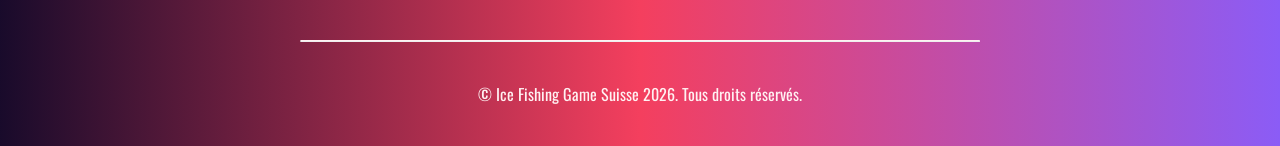
<file: terms-and-conditions/index.html>
<!DOCTYPE html>
<html lang="fr">

<head>
    <meta charset="UTF-8">
    <meta name="viewport" content="width=device-width, initial-scale=1.0">
    <link rel="stylesheet" href="/style.css">
    <link rel="shortcut icon" href="/favicon.ico" type="image/x-icon">
    <title>Conditions Générales – Plateforme d'Information Ice Fishing Game Suisse</title>
    <meta name="description"
        content="En utilisant la plateforme Ice Fishing Game Suisse, vous acceptez les présentes Conditions Générales, qui définissent nos services, décrivent vos droits et promeuvent une utilisation responsable de nos informations.">
    <meta name="googlebot" content="index,follow,noarchive">

    <link rel="canonical" href="https://feldheim-rothenburg.ch/terms-and-conditions/">

    <meta property="og:type" content="website" />
    <meta property="og:title" content="Conditions Générales – Plateforme d'Information Ice Fishing Game Suisse" />
    <meta property="og:description"
        content="Consultez les Conditions Générales de la plateforme d'information Ice Fishing Game Suisse pour une compréhension claire de l'étendue des services fournis." />
    <meta property="og:url" content="https://feldheim-rothenburg.ch/terms-and-conditions/" />
    <meta property="og:site_name" content="Ice Fishing Game Suisse" />
    <meta property="og:locale" content="fr_CH" />

    <meta name="twitter:card" content="summary" />
    <meta name="twitter:title" content="Conditions Générales - Ice Fishing Game Suisse" />
    <meta name="twitter:description"
        content="Conditions d'utilisation officielles du portail d'information Ice Fishing Game Suisse." />
</head>

<body>

    <header>
        <div class="logo">
            <a href="/"><img src="/img/logo.webp" alt="Logo Ice Fishing Game Casino" width="140" height="70"></a>
        </div>

        <div class="header-btn">
            <a href="/play/" rel="nofollow" content="noindex" class="h-violet-btn">Inscription</a>
            <a href="/play/" rel="nofollow" content="noindex" class="h-accent-btn">Télécharger</a>
        </div>
    </header>

    <main>
        <div class="wrapper">
            <div class="container">
                <h1>Ice Fishing Game Suisse – Conditions Générales d'Utilisation du Portail d'Information</h1>
                <p class="txt">
                    Bienvenue sur la plateforme d'information <strong>Ice Fishing Game Suisse</strong>. Les présentes
                    Conditions Générales (ci-après : "Conditions") constituent un accord entre vous en tant
                    qu'utilisateur (ci-après : "Utilisateur", "Vous") et le propriétaire/administrateur de cette
                    plateforme dédiée au <strong>ice fishing game</strong>. En visitant et en utilisant cette
                    plateforme, vous acceptez les conditions énoncées ci-après. Nous vous recommandons de lire
                    attentivement ces Conditions.
                </p>
                <p class="txt">
                    <strong>Important :</strong> Cette plateforme est un <strong>portail d'information</strong> et
                    <em>n'est pas une plateforme de jeu en ligne</em>. Nous n'offrons pas la possibilité de jouer ou de
                    placer des paris, que ce soit sur le <strong>ice fishing game real money</strong> ou tout autre jeu.
                    Nous fournissons des informations indépendantes, des avis, des guides et des actualités liés à
                    l'industrie du jeu en ligne, avec un accent particulier sur le marché suisse (CH) et le
                    <strong>casino ice fishing game</strong>.
                </p>

                <div class="container__header">
                    <h2>Accès et Utilisation Permise de la Plateforme</h2>
                </div>
                <p class="txt">
                    La plateforme <strong>Ice Fishing Game Suisse</strong> est destinée à un usage personnel et non
                    commercial à des fins d'information sur le <strong>fishing online</strong>. Vous acceptez d'utiliser
                    la plateforme uniquement à des fins licites et conformément à ces Conditions ainsi qu'à toutes les
                    lois applicables en Suisse (CH) 🇨🇭 et dans votre lieu de résidence. Il vous est interdit
                    d'utiliser la plateforme d'une manière qui perturberait sa disponibilité ou sa fonctionnalité, par
                    exemple en cas de recherche excessive d'informations sur le <strong>game fishing game</strong>.
                </p>

                <div class="container__header">
                    <h2>Condition d'Âge et Légalité</h2>
                </div>
                <p class="txt">
                    Bien que cette plateforme elle-même n'offre pas de jeux d'argent, nous présentons du contenu lié aux
                    jeux d'argent qui est destiné uniquement aux personnes âgées de 18 ans et plus (ou 21 ans selon le
                    canton). En utilisant cette plateforme, vous déclarez et garantissez que vous avez au moins 18 ans.
                    Les informations sur cette plateforme, y compris celles concernant le <strong>ice fishing game
                        casino</strong>, ne sont pas destinées aux mineurs.
                </p>

                <div class="container__header">
                    <h2>Acceptation et Modifications des Conditions</h2>
                </div>
                <p class="txt">
                    Votre utilisation de la plateforme est considérée comme une acceptation pleine et entière des
                    présentes Conditions. <strong>Ice Fishing Game Suisse</strong> se réserve le droit de modifier,
                    compléter ou supprimer ces Conditions à tout moment et à sa seule discrétion. Les modifications
                    prennent effet dès leur publication sur cette page. Il est de votre responsabilité de consulter
                    régulièrement cette page, surtout si vous êtes un adepte du <strong>ice fishing game live</strong>
                    et que vous suivez nos mises à jour. L'utilisation continue de la plateforme après l'entrée en
                    vigueur des modifications est considérée comme une acceptation des Conditions modifiées.
                </p>

                <div class="container__header">
                    <h2>Description des Services et du Contenu</h2>
                </div>
                <p class="txt">
                    Notre plateforme propose divers contenus informatifs, y compris, mais sans s'y limiter : des avis
                    indépendants sur les plateformes de <strong>ice fishing game</strong>, des guides stratégiques sur
                    le <strong>how to play ice fishing game</strong>, des actualités sur l'industrie du iGaming, des
                    explications sur les bonus et des analyses des fournisseurs de jeux comme ceux proposant
                    l'<strong>ice fishing game apk</strong>. Tout le contenu est fourni "en l'état", à des fins
                    d'information générale uniquement. Nous ne garantissons pas l'exactitude, l'exhaustivité ou
                    l'actualité du contenu. Nous nous réservons le droit d'ajouter, de modifier ou de supprimer du
                    contenu sans préavis.
                </p>

                <div class="container__header">
                    <h2>Propriété Intellectuelle</h2>
                </div>
                <p class="txt">
                    Sauf indication contraire, tous les droits de propriété intellectuelle (y compris les droits
                    d'auteur, les marques et les droits sur les bases de données) relatifs au contenu, à la mise en
                    page, à la structure et à l'apparence de cette plateforme (y compris les textes, images, logos,
                    éléments graphiques et logiciels) sont la propriété ou sont concédés sous licence à <strong>Ice
                        Fishing Game Suisse</strong>. Vous pouvez visualiser, télécharger et imprimer du contenu
                    uniquement pour un usage personnel et non commercial, par exemple pour en apprendre plus sur le
                    <strong>ice fishing game bet</strong>. Toute autre utilisation, telle que la reproduction, la
                    distribution, la revente ou la republication, est expressément interdite sans notre consentement
                    écrit préalable.
                </p>

                <div class="container__header">
                    <h2>Règles de Conduite sur la Plateforme</h2>
                </div>
                <p class="txt">
                    Nous attendons de tous les utilisateurs de notre plateforme qu'ils se comportent de manière
                    respectueuse et convenable. Il vous est interdit de publier ou de distribuer du contenu offensant,
                    diffamatoire, haineux, indécent ou autrement illicite, y compris des commentaires inappropriés sur
                    le <strong>gambling ice fishing game</strong>. Il vous est également interdit de tenter de perturber
                    le fonctionnement de la plateforme, par exemple en propageant des logiciels malveillants ou en
                    menant des attaques par déni de service.
                </p>

                <div class="container__header">
                    <h2>Liens vers des Sites Web Externes (Tiers)</h2>
                </div>
                <p class="txt">
                    Notre plateforme peut contenir des hyperliens vers des sites Web ou des ressources de tiers (tels
                    que des plateformes de <strong>free ice fishing game</strong>, des services d'information ou des
                    organismes de réglementation comme la CFMJ). Ces liens sont fournis uniquement pour votre commodité
                    et votre information. <strong>Ice Fishing Game Suisse</strong> ne contrôle pas le contenu de ces
                    sites Web tiers et n'assume aucune responsabilité à leur égard. L'accès et l'utilisation de ces
                    liens externes se font à vos propres risques. Nous vous recommandons de consulter la politique de
                    confidentialité et les conditions d'utilisation de chaque site Web que vous visitez.
                </p>

                <div class="container__header">
                    <h2>Suspension ou Résiliation de l'Accès</h2>
                </div>
                <p class="txt">
                    <strong>Ice Fishing Game Suisse</strong> se réserve le droit, à sa seule discrétion et sans préavis,
                    de suspendre ou de résilier votre accès à cette plateforme en totalité ou en partie si nous
                    déterminons que vous avez violé ces Conditions, ou pour d'autres raisons justifiées, telles que la
                    sécurité, la prévention de la fraude (notamment en lien avec les informations sur le <strong>ice
                        fishing game real money</strong>), ou une nécessité technique.
                </p>

                <div class="container__header">
                    <h2>Limitation de Responsabilité</h2>
                </div>
                <p class="txt">
                    Dans toute la mesure permise par la loi suisse, <strong>Ice Fishing Game Suisse</strong> décline
                    toute responsabilité découlant de ou liée à votre utilisation ou à votre incapacité à utiliser cette
                    plateforme. Cela inclut, sans s'y limiter, les dommages directs, indirects, accessoires, consécutifs
                    ou spéciaux, la perte de données, de revenus ou de profits. Toutes les informations sur cette
                    plateforme, y compris celles concernant le <strong>ice fishing game</strong>, sont de nature
                    générale et ne constituent pas des conseils professionnels ou financiers. Les décisions que vous
                    prenez sur la base de ces informations relèvent de votre seule responsabilité.
                </p>

                <div class="container__header">
                    <h2>Exclusion de Garanties</h2>
                </div>
                <p class="txt">
                    Cette plateforme et tout son contenu sont fournis "en l'état" et "selon disponibilité", sans aucune
                    garantie, expresse ou implicite, y compris, mais sans s'y limiter, les garanties de qualité
                    marchande, d'adéquation à un usage particulier, d'exactitude ou d'absence de contrefaçon. Nous ne
                    garantissons pas que la plateforme fonctionnera de manière continue, opportune, sécurisée ou sans
                    erreurs, en particulier en ce qui concerne les informations sur l'<strong>ice fishing game
                        app</strong>.
                </p>

                <div class="container__header">
                    <h2>Droit Applicable et Résolution des Litiges</h2>
                </div>
                <p class="txt">
                    Les présentes Conditions sont régies et interprétées conformément aux lois de la Suisse. Tout litige
                    découlant de ou lié à ces Conditions ou à votre utilisation de cette plateforme sera d'abord soumis
                    à notre service client. Si un litige ne peut être résolu à l'amiable, il sera soumis au tribunal
                    compétent du canton de Genève, en Suisse (CH) 🇨🇭.
                </p>

                <div class="comparison-list">
                    <div>
                        <h3>Obligations de l'Utilisateur</h3>
                        <ul>
                            <li>Évaluer de manière critique les informations sur cette plateforme, y compris les guides
                                sur le <strong>how to play ice fishing game</strong>, et mener vos propres recherches.
                            </li>
                            <li>Ne pas utiliser le contenu à des fins commerciales sans autorisation.</li>
                            <li>Être conscient des restrictions d'âge concernant le contenu lié aux jeux d'argent.</li>
                            <li>Ne pas entreprendre d'actions illégales ou nuisibles via ou en relation avec cette
                                plateforme.</li>
                            <li>Se conformer aux lois de votre propre juridiction concernant les jeux d'argent en ligne.
                            </li>
                        </ul>
                    </div>

                    <div>
                        <h3>Engagements de Ice Fishing Game Suisse</h3>
                        <ul>
                            <li>S'efforcer de fournir des informations précises et à jour sur le <strong>ice fishing
                                    game</strong>.</li>
                            <li>Maintenir la plateforme dans un état opérationnel et accessible aux utilisateurs.</li>
                            <li>Protéger les données personnelles conformément à notre Politique de Confidentialité.
                            </li>
                            <li>Indiquer clairement la distinction entre le contenu informatif et les offres
                                commerciales liées au <strong>casino ice fishing game</strong>.</li>
                            <li>Informer les utilisateurs sur le jeu responsable (via notre page dédiée).</li>
                        </ul>
                    </div>
                </div>

                <div class="table-wrapper">
                    <table>
                        <thead>
                            <tr>
                                <th>Article</th>
                                <th>Sujet</th>
                                <th>Contexte d'Application</th>
                            </tr>
                        </thead>
                        <tbody>
                            <tr>
                                <td>1. Définitions et Portée</td>
                                <td>Étendue des Conditions et des services fournis.</td>
                                <td>Portail d'Information / Site de Contenu sur le <strong>ice fishing game</strong>
                                </td>
                            </tr>
                            <tr>
                                <td>2. Contenu et Objectif</td>
                                <td>Nature des informations fournies et clauses de non-responsabilité.</td>
                                <td>Éducation Générale / Pas de Conseil Financier</td>
                            </tr>
                            <tr>
                                <td>3. Propriété Intellectuelle</td>
                                <td>Droits d'utilisation des textes, images et marques.</td>
                                <td>Droit d'Auteur / Droit des Marques</td>
                            </tr>
                            <tr>
                                <td>4. Liens Externes et Partenaires</td>
                                <td>Responsabilité pour les sites Web externes liés (ex: plateformes de <strong>ice
                                        fishing game real money</strong>).</td>
                                <td>Liens d'Affiliation / Références</td>
                            </tr>
                            <tr>
                                <td>5. Responsabilité et Garanties</td>
                                <td>Exclusion de responsabilité pour les dommages et garanties concernant les
                                    informations.</td>
                                <td>Droit Suisse des Contrats (CO)</td>
                            </tr>
                        </tbody>
                    </table>
                </div>

                <p class="txt">
                    Les présentes Conditions ont été révisées pour la dernière fois et sont entrées en vigueur le
                    <strong>15 février 2026</strong>. Elles remplacent toutes les versions précédentes des Conditions de
                    cette plateforme. Si vous avez des questions ou des commentaires concernant ces Conditions, vous
                    pouvez nous contacter via le formulaire de contact disponible sur cette plateforme.
                </p>
                <p class="txt">
                    En continuant à utiliser la plateforme d'information <strong>Ice Fishing Game Suisse</strong>, vous
                    acceptez la version la plus récente de ces Conditions.
                </p>
            </div>
        </div>
    </main>

    <footer>
        <ul class="f-nav">
            <li>
                <a href="/about-us/">À propos</a>
            </li>
            <li>
                <a href="/privacy-policy/">Confidentialité</a>
            </li>
            <li>
                <a href="/terms-and-conditions/">Conditions générales</a>
            </li>
            <li>
                <a href="/responsible-gambling/">Jeu responsable</a>
            </li>
            <li>
                <a href="/cookie-policy/">Cookies</a>
            </li>
        </ul>

        <hr>

        <p class="txt">
            © Ice Fishing Game Suisse 2026. Tous droits réservés.
        </p>
    </footer>
</body>

</html>
</file>
<file: style.css>
@font-face {
	font-family: Oswald;
	src: url('./font/Oswald-Regular.ttf') format('truetype');
	font-weight: 400;
	font-style: normal;
}
@font-face {
	font-family: Oswald;
	src: url('./font/Oswald-Medium.ttf') format('truetype');
	font-weight: 500;
	font-style: normal;
}
@font-face {
	font-family: Oswald;
	src: url('./font/Oswald-Bold.ttf') format('truetype');
	font-weight: 700;
	font-style: normal;
}

@font-face {
	font-family: Inter;
	src: url('./font/Inter_18pt-Regular.ttf') format('truetype');
	font-weight: 400;
	font-style: normal;
}
@font-face {
	font-family: Inter;
	src: url('./font/Inter_18pt-Medium.ttf') format('truetype');
	font-weight: 500;
	font-style: normal;
}
@font-face {
	font-family: Inter;
	src: url('./font/Inter_18pt-Bold.ttf') format('truetype');
	font-weight: 700;
	font-style: normal;
}

:root {
	interpolate-size: allow-keywords;

	--background: linear-gradient(45deg, #0f0714 0%, #1a0b2e 45%, #0f0714 100%);
	--header: linear-gradient(90deg, #1a0b2ee0, #f43f5e, #8b5cf6);
	--btn-accent: linear-gradient(135deg, #fb7185, #d946ef);
	--btn-inherit: #fff1f2;
	--accent: linear-gradient(135deg, #ec4899, #7e22ce);
	--sub-title: linear-gradient(-135deg, #f43f5e30, #2e1065);
	--gift: #fdf2f8;
	--gift-bg: rgba(244, 63, 94, 0.15);
	--gift-btn: linear-gradient(135deg, #701a75, #4c0519);
	--border-radius: 12px;
	--container: #0f0714;
	--table: linear-gradient(180deg, #1a0b2e, #0f0714);
	--minus: #2dd4bf; /* Контрастний м'ятний для балансу */
	--shadow: rgba(236, 72, 153, 0.4);
	--second-shadow: #8b5cf6;
	--text-shadow: #fb7185;
	--list-bg: linear-gradient(90deg, rgba(236, 72, 153, 0.1), rgba(139, 92, 246, 0.1));
}

* {
	margin: 0;
	padding: 0;
	box-sizing: border-box;
	scroll-behavior: smooth;
	text-overflow: clip;
}

ul {
	list-style: '➤';
	margin-left: 25px;
}

ul li,
ol li {
	position: relative;
	z-index: 1;
	background: var(--list-bg);
}

ul li {
	padding: 5px 10px;
	margin: 8px 20px;
}

ul li::marker {
	color: var(--minus);
}

ol li {
	padding: 8px;
	margin: 5px 5px 5px 45px;
}

ol li::before {
	content: '';
	position: absolute;
	top: 8px;
	left: -22px;
	width: 25px;
	height: 25px;
	border-radius: 50%;
	background-color: var(--second-shadow);
	z-index: -1;
}

ol {
	list-style-position: outside;
}

a {
	text-decoration: none;
	color: inherit;
}

img,
video {
	width: 80%;
	height: auto;
	display: block;
	border-radius: var(--border-radius);
}

button {
	all: unset;
	cursor: pointer;
	box-sizing: border-box;
}

input,
textarea,
button,
select {
	font: inherit;
	border: none;
	outline: none;
}

h1,
h2,
h3,
h4,
h5,
h6 {
	font-weight: 500;
	color: var(--btn-inherit) fff;
}

h1 {
	font-weight: 700;
	font-size: 2.4rem;
}

h2 {
	font-size: 1.8rem;
	font-weight: 700;
	text-shadow: 2px 2px 3px var(--minus);
}

h3 {
	font-size: 1.5rem;
	font-weight: 500;
	padding-left: 10px;
	margin-bottom: 10px;
	border-left: 3px solid var(--minus);
	background: var(--sub-title);
}

.txt {
	font-size: 1rem;
	margin: 10px 10px 20px 10px;
}

body {
	font-family: 'Oswald', sans-serif;
	font-size: 1rem;
	line-height: 1.5;
	background: var(--background);
	color: var(--btn-inherit);
	box-sizing: border-box;
}

main {
	width: 100%;
	margin: 0 auto;
}

header {
	padding: 10px 200px;
	height: auto;
	display: flex;
	align-items: center;
	justify-content: space-between;
	background: var(--header);
	box-shadow: 0 3px 3px var(--shadow);
	max-width: 100vw;
	margin: 0 auto;
	position: sticky;
	top: 0;
	z-index: 100;
	overflow: hidden;
}

.logo {
	position: relative;
}

.blob {
	position: absolute;
	width: 60px;
	height: 60px;
	background: linear-gradient(135deg, #facc15, #f97316);
	box-shadow:
		0 0 50px rgba(250, 204, 21, 0.4),
		inset 10px -10px 20px rgba(0, 0, 0, 0.1);
	border-radius: 60% 40% 30% 70% / 60% 30% 70% 40%;
	animation: morph 8s ease-in-out infinite;

	filter: blur(1px);
	z-index: -1;
}

header img {
	width: 120px;
	height: auto;
	border-radius: 10px;
}

.header-btn {
	display: flex;
	align-items: center;
	justify-content: center;
	gap: 10px;
}

.h-violet-btn {
	padding: 10px 20px;
	font-size: 1rem;
	border: 1px solid var(--btn-inherit);
	border-radius: var(--border-radius);
	margin-right: 5px;
	font-weight: 700;
	transition: all 0.3s ease-in-out;
}

.h-accent-btn {
	padding: 12px 20px;
	font-size: 1rem;
	background: var(--btn-accent);
	box-shadow:
		3px 0 3px var(--gift),
		-3px 0 3px var(--minus);
	border-radius: var(--border-radius);
	text-align: center;
	font-weight: 700;
	transition: all 0.3s ease;
}

.h-app-link {
	font-size: 1rem;
	font-weight: 600;
	transition: all 0.5s ease;
}

.h-accent-btn:hover {
	background: white;
	color: var(--minus);
}

.h-violet-btn:hover,
.h-accent-btn:hover {
	transform: scale(0.9);
	box-shadow: 1px 1px 5px var(--gift);
}

.h-app-link:hover {
	font-size: 1.2rem;
}

.wrapper {
	max-width: 80%;
	margin: 0 auto;
}

.promo {
	display: flex;
	flex-direction: column;
	align-items: center;
	justify-content: space-between;
	padding: 10px;
	margin: 0 auto;
	gap: 10px;
	background-image:
		linear-gradient(90deg, rgba(17, 22, 65, 0.89) 30%, rgba(255, 255, 255, 0) 100%), url(./img/layer.webp);
	background-attachment: fixed;
	background-repeat: no-repeat;
	background-size: cover;
}

.promo-l {
	padding: 40px 60px;
	width: 70%;
	z-index: 10;
}

.promo-gift {
	position: relative;
	display: flex;
	align-items: center;
	width: 60%;
	height: auto;
	padding: 10px 30px;
	text-align: center;
	background: var(--gift-bg);
	backdrop-filter: blur(5px);
}

.gift-box {
	position: absolute;
	left: 0;
	background: var(--gift);
	border-radius: 100%;
	display: none;
	width: 84px;
	height: auto;
	align-items: center;
	justify-content: center;
	padding: 12px;
	margin: 0px auto;
	margin-top: -48px;
}

.txt-accent {
	color: var(--minus);
	font-size: 2rem;
	line-height: 2rem;
	text-transform: uppercase;
	font-weight: 700;
	text-shadow:
		0 0 10px var(--btn-inherit),
		0 0 24px var(--minus),
		-0.2rem 0.1rem 16px var(--minus),
		0.2rem 0.1rem 16px var(--minus),
		0 -0.5rem 32px var(--text-shadow),
		0 0.5rem 48px var(--text-shadow);
	animation:
		shine 2s forwards,
		flicker 3s infinite;
}

.flicker {
	animation:
		shine 2s forwards,
		blink 3s 2s infinite;
}

.fast-flicker {
	animation:
		shine 2s forwards,
		blink 10s 1s infinite;
}

.btn-accent {
	display: inline-block;
	padding: 10px 12px;
	font-size: 1rem;
	background: var(--gift-btn);
	color: var(--btn-inherit) fff;
	border-radius: 10px;
	text-align: center;
	font-weight: 700;
	margin: 10px auto;
	text-transform: uppercase;
	transition: all 0.4s ease-in-out;
}

.btn-accent:hover {
	transform: scale(1.1);
}

.container {
	padding-bottom: 10px;
	margin: 30px auto;
	background: var(--container);
	box-shadow: 0 0 13px var(--second-shadow);
}

.container:nth-child(odd) {
	transform: translateX(-30px);
}

.container:nth-child(even) {
	transform: translateX(30px);
}

.container:not(:last-child)::after {
	content: '';
	position: absolute;
	top: 100%;
	width: 50px;
	height: 55px;
	border-style: dotted;
	border-color: var(--minus);
	z-index: -1;
}

.container:nth-child(odd):not(:last-child)::after {
	left: 20px;
	border-width: 0 0 2px 2px;
	border-bottom-left-radius: 20px;
}

.container:nth-child(even):not(:last-child)::after {
	right: 10px;
	border-width: 0 2px 2px 0;
	border-bottom-right-radius: 20px;
}

.container__header {
	position: relative;
	padding-left: 30px;
	margin-bottom: 10px;
	background: var(--btn-accent);
	overflow: hidden;
}

.container__header::before {
	content: '';
	position: absolute;
	left: -30px;
	aspect-ratio: 1 / 1;
	height: 100%;
	background: var(--minus);
	transform: rotate(45deg);
	box-shadow: 0 0 5px 3px rgba(0, 0, 0, 0.8);
}

.container__body {
	display: flex;
	flex-direction: column;
	gap: 5px;
	margin: 10px auto;
}

.table-wrapper {
	overflow-x: auto;
	margin: 1.5rem 0;
	width: 100%;
}

.table-wrapper table {
	width: 100%;
	border-collapse: collapse;
	color: var(--white);
	font-size: 1rem;
	min-width: 320px;
	background: var(--gift-btn);
}

thead {
	background: var(--table);
}

table td,
table th {
	border: 1px solid var(--background);
	padding: 8px;
}

table tr:nth-child(even) {
	background: var(--second-shadow);
	box-shadow: 0 3px 3px var(--gift-bg);
}
.row-title {
	padding-left: 10px;
	font-weight: bold;
}

.img {
	display: flex;
	justify-content: center;
	position: relative;
}

.quote {
	padding: 0 10px;
	border-left: 1px solid var(--minus);
	border-right: 1px solid var(--minus);
}

hr {
	width: 100%;
	border-top: 1px solid var(--btn-inherit);
	border-radius: 10px;
	margin-top: 10px;
}

.comparison-list {
	display: flex;
	align-items: start;
	justify-content: space-evenly;
	gap: 30px;
}

.faq-content {
	display: flex;
	flex-direction: column;
	gap: 5px;
	background: var(--table);
	padding: 10px;
}

.qa-content {
	margin: 20px auto;
	display: flex;
	flex-direction: column;
}

details::details-content {
	transition:
		height 1s ease,
		opacity 2s ease;
	height: 0;
	opacity: 0;
}

details[open]::details-content {
	height: auto;
	opacity: 1;
}

summary {
	list-style: none;
	cursor: pointer;
	border-left: 5px solid var(--minus);
}

.qa-title {
	width: 100%;
	position: relative;
	margin: 0;
	display: block;
	cursor: pointer;
}

.qa-answaer {
	font-size: 18px;
	padding: 10px;
	margin-left: 10px;
	color: var(--btn-inherit);
	background: var(--second-shadow);
}

.rewiev-item {
	display: flex;
	flex-direction: column;
	gap: 10px;
}

.user-img {
	width: 100px;
	margin: 0 auto;
	border-radius: 50%;
}

.about-author {
	display: flex;
	flex-direction: row;
	align-items: center;
	justify-content: space-between;
	padding-left: 10px;
}

.author-img {
	width: 100px;
	height: auto;
}

.about-author .txt {
	padding: 5px;
	margin: 0 20px;
}

.top-btn {
	position: fixed;
	right: 20px;
	bottom: 20px;
	width: 50px;
	height: 50px;
	background: var(--accent);
	border-radius: 50%;
	display: flex;
	align-items: center;
	justify-content: center;
	z-index: 1000;
	transition: all 0.3s ease;
	box-shadow: 0 4px 12px var(--shadow);
	animation: fade-in linear both;
	animation-timeline: scroll();
	animation-range: 0 800px;
}

.top-btn a {
	text-decoration: none;
	color: transparent;
	position: absolute;
	width: 100%;
	height: 100%;
}

.top-btn::after {
	content: '';
	width: 12px;
	height: 12px;
	border-top: 3px solid var(--btn-inherit);
	border-left: 3px solid var(--btn-inherit);
	transform: rotate(45deg);
	margin-top: 5px;
	pointer-events: none;
}

.cookie-checkbox {
	display: none;
}

.cookie-checkbox:checked + .cookie-modal {
	display: none;
}

.cookie-modal {
	position: fixed;
	bottom: 0;
	display: flex;
	gap: 20px;
	align-items: center;
	justify-content: space-around;
	padding: 10px 20px;
	background: var(--second-shadow);
	box-shadow: 0 0 5px var(--minus);
	z-index: 100;
	transition: opacity 0.3s ease;
}

.cookie-modal .txt {
	margin: 10px;
}

.icon {
	display: flex;
	align-items: center;
	justify-content: center;
	width: 40px;
	height: auto;
	border-radius: 50%;
	background: var(--btn-inherit);
	& img {
		width: 100%;
	}
}

.agree {
	cursor: pointer;
	background: var(--shadow);
}

footer {
	display: flex;
	flex-direction: column;
	align-items: center;
	justify-content: center;
	gap: 30px;
	margin: 0 auto;
	width: 100%;
	padding: 20px 300px;
	background: var(--header);
	text-align: center;
}

.f-nav {
	list-style: none;
	display: flex;
	align-items: center;
	justify-content: space-between;
	width: 100%;
	font-size: 1rem;
	font-weight: 500;
	transition: all 0.4s ease-in-out;
}

.f-nav li {
	margin: 0;
	background: none;
}

.f-nav li:hover {
	color: var(--btn-accent);
}

footer a img {
	width: 80px;
	height: auto;
}
.f-active {
	color: var(--btn-accent);
}

@media (max-width: 1024px) {
	h1 {
		font-size: 2rem;
	}

	h2 {
		font-size: 1.5rem;
	}

	ul {
		margin-left: 0;
	}

	header {
		padding: 6px;
		margin: 0 auto;
		text-align: center;
		align-items: center;
		justify-content: space-around;
		gap: 4px;
		max-width: 100vw;
		margin: 0 auto;
		position: sticky;
		top: 0;
		z-index: 100;
	}

	header img {
		max-width: 100px;
	}

	.h-violet-btn {
		margin-right: 10px;
	}

	.h-violet-btn,
	.h-accent-btn {
		padding: 10px 14px;
	}

	.header-app {
		position: absolute;
		bottom: -24px;
		background: var(--header);
		width: 100vw;
	}

	.promo {
		width: 100%;
		padding: 20px 10px;
		margin: 0 auto;
		flex-direction: column;
	}

	.promo-l {
		width: 100%;
		padding: 20px;
	}

	.promo-gift {
		width: 100%;
		padding: 10px;
	}

	.txt-accent {
		font-size: 1rem;
	}

	.container:not(:last-child)::after {
		left: 50%;
		transform: translateX(-50%);
		width: 0;
		height: 50px;
		border-width: 0 0 0 2px;
		border-style: dotted;
		border-color: var(--second-shadow);
		border-radius: 0;
		z-index: -1;
	}

	.container:nth-child(odd):not(:last-child)::after {
		left: 50%;
	}

	.container__header::before {
		transform: none;
		aspect-ratio: 1/2;
	}

	table {
		width: 100%;
	}

	.comparison-list {
		flex-direction: column;
	}

	.wrapper {
		max-width: 100%;
		padding: 10px;
		margin: 20px auto;
	}

	.container:nth-child(odd) {
		transform: translateX(0);
	}

	.container:nth-child(even) {
		transform: translateX(0);
	}

	.top-btn {
		right: 10px;
		bottom: 10px;
		width: 35px;
		height: 35px;
	}

	.cookie-modal {
		flex-direction: column;
		padding: 10px;
		gap: 8px;
	}

	.cookie-modal .txt {
		font-size: 0.75rem;
	}

	.agree {
		padding: 5px 10px;
	}

	footer {
		padding: 10px;
		text-align: center;
		gap: 15px;
	}

	footer ul:first-child {
		flex-direction: column;
	}
}

/* Animation */

@keyframes morph {
	0% {
		border-radius: 60% 40% 30% 70% / 60% 30% 70% 40%;
	}
	25% {
		border-radius: 45% 55% 50% 50% / 55% 45% 55% 45%;
	}
	50% {
		border-radius: 30% 70% 70% 30% / 30% 30% 70% 70%;
	}
	75% {
		border-radius: 55% 45% 40% 60% / 45% 55% 45% 55%;
	}
	100% {
		border-radius: 60% 40% 30% 70% / 60% 30% 70% 40%;
	}
}

@keyframes float {
	0%,
	100% {
		transform: translate(0, 0) rotate(0deg);
	}
	33% {
		transform: translate(30px, -50px) rotate(5deg);
	}
	66% {
		transform: translate(-20px, 20px) rotate(-5deg);
	}
}

@keyframes pulse-shadow {
	0% {
		box-shadow: 0 0 25px 3px var(--second-shadow);
	}
	50% {
		box-shadow: 0 0 15px 8px var(--second-shadow);
	}
	100% {
		box-shadow: 0 0 25px 3px var(--second-shadow);
	}
}

@keyframes blink {
	0%,
	22%,
	36%,
	75% {
		color: var(--btn-inherit);
		text-shadow:
			0 0 0.6rem var(--btn-inherit),
			0 0 1.5rem var(--minus),
			-0.2rem 0.1rem 1rem var(--minus),
			0.2rem 0.1rem 1rem var(--minus),
			0 -0.5rem 2rem var(--text-shadow),
			0 0.5rem 3rem var(--text-shadow);
	}
	28%,
	33% {
		color: var(--minus);
		text-shadow: none;
	}
	82%,
	97% {
		color: var(--text-shadow);
		text-shadow: none;
	}
}

@keyframes shine {
	0% {
		color: #6b1839;
		text-shadow: none;
	}
	100% {
		color: var(--btn-inherit);
		text-shadow:
			0 0 0.6rem var(--btn-inherit),
			0 0 1.5rem var(--minus),
			-0.2rem 0.1rem 1rem var(--minus),
			0.2rem 0.1rem 1rem var(--minus),
			0 -0.5rem 2rem var(--text-shadow),
			0 0.5rem 3rem var(--text-shadow);
	}
}

@keyframes flicker {
	from {
		opacity: 1;
	}

	4% {
		opacity: 0.9;
	}

	6% {
		opacity: 0.85;
	}

	8% {
		opacity: 0.95;
	}

	10% {
		opacity: 0.9;
	}

	11% {
		opacity: 0.922;
	}

	12% {
		opacity: 0.9;
	}

	14% {
		opacity: 0.95;
	}

	16% {
		opacity: 0.98;
	}

	17% {
		opacity: 0.9;
	}

	19% {
		opacity: 0.93;
	}

	20% {
		opacity: 0.99;
	}

	24% {
		opacity: 1;
	}

	26% {
		opacity: 0.94;
	}

	28% {
		opacity: 0.98;
	}

	37% {
		opacity: 0.93;
	}

	38% {
		opacity: 0.5;
	}

	39% {
		opacity: 0.96;
	}

	42% {
		opacity: 1;
	}

	44% {
		opacity: 0.97;
	}

	46% {
		opacity: 0.94;
	}

	56% {
		opacity: 0.9;
	}

	58% {
		opacity: 0.9;
	}

	60% {
		opacity: 0.99;
	}

	68% {
		opacity: 1;
	}

	70% {
		opacity: 0.9;
	}

	72% {
		opacity: 0.95;
	}

	93% {
		opacity: 0.93;
	}

	95% {
		opacity: 0.95;
	}

	97% {
		opacity: 0.93;
	}

	to {
		opacity: 1;
	}
}

@keyframes fade-in {
	from {
		opacity: 0;
		visibility: hidden;
	}
	to {
		opacity: 1;
		visibility: visible;
	}
}

/* End Animation */
</file>
